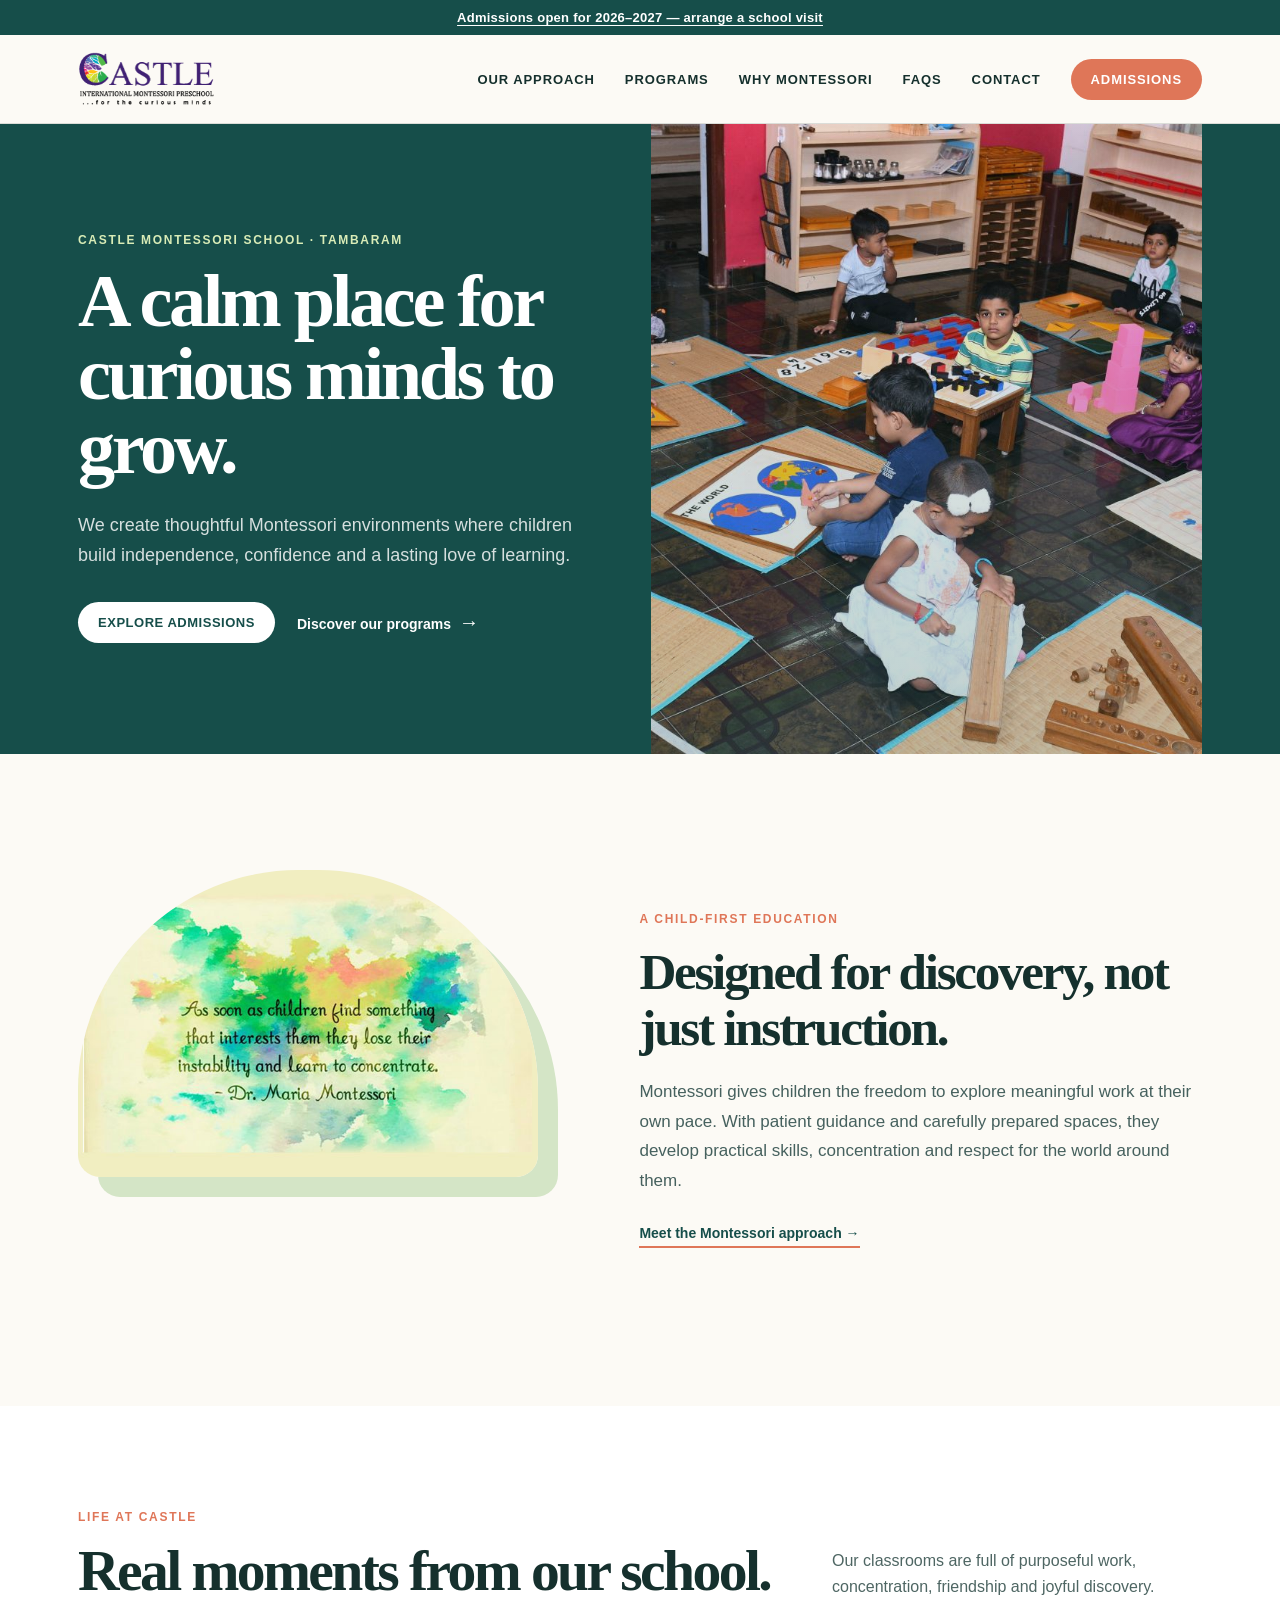
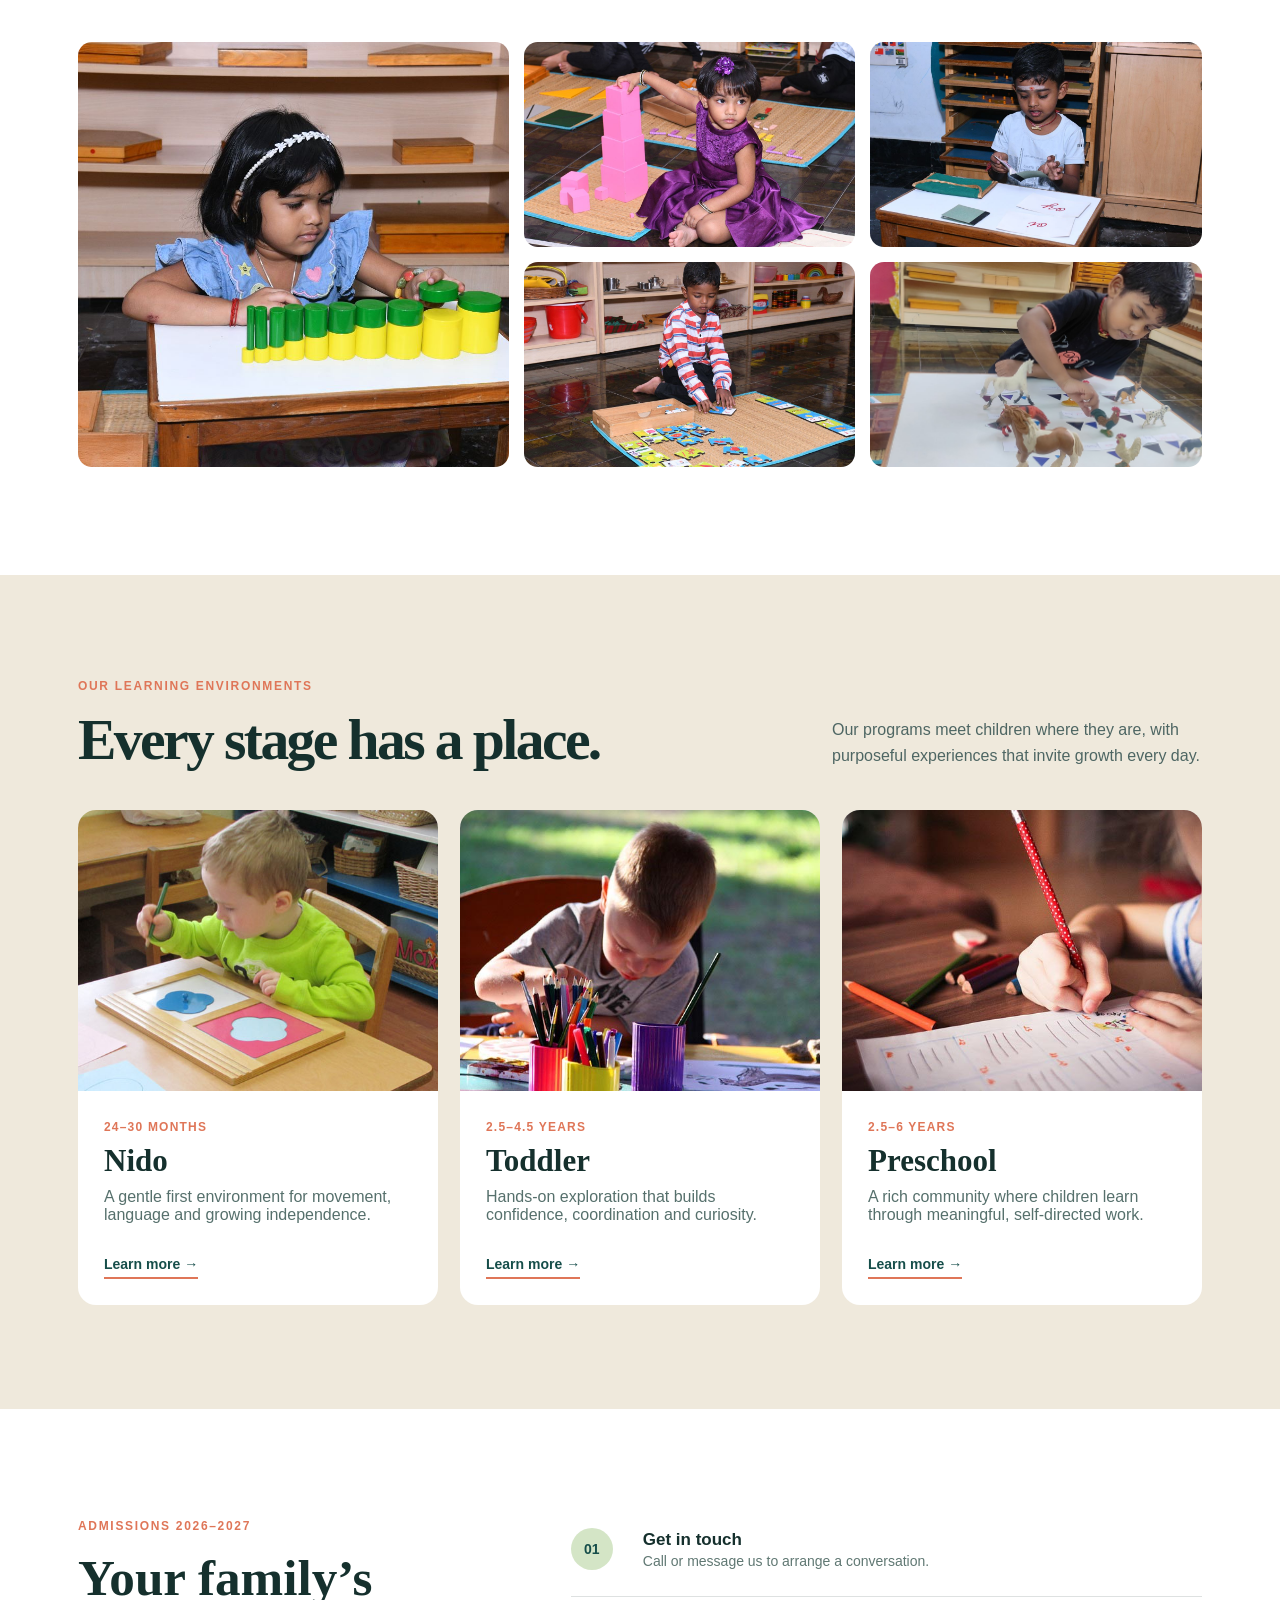
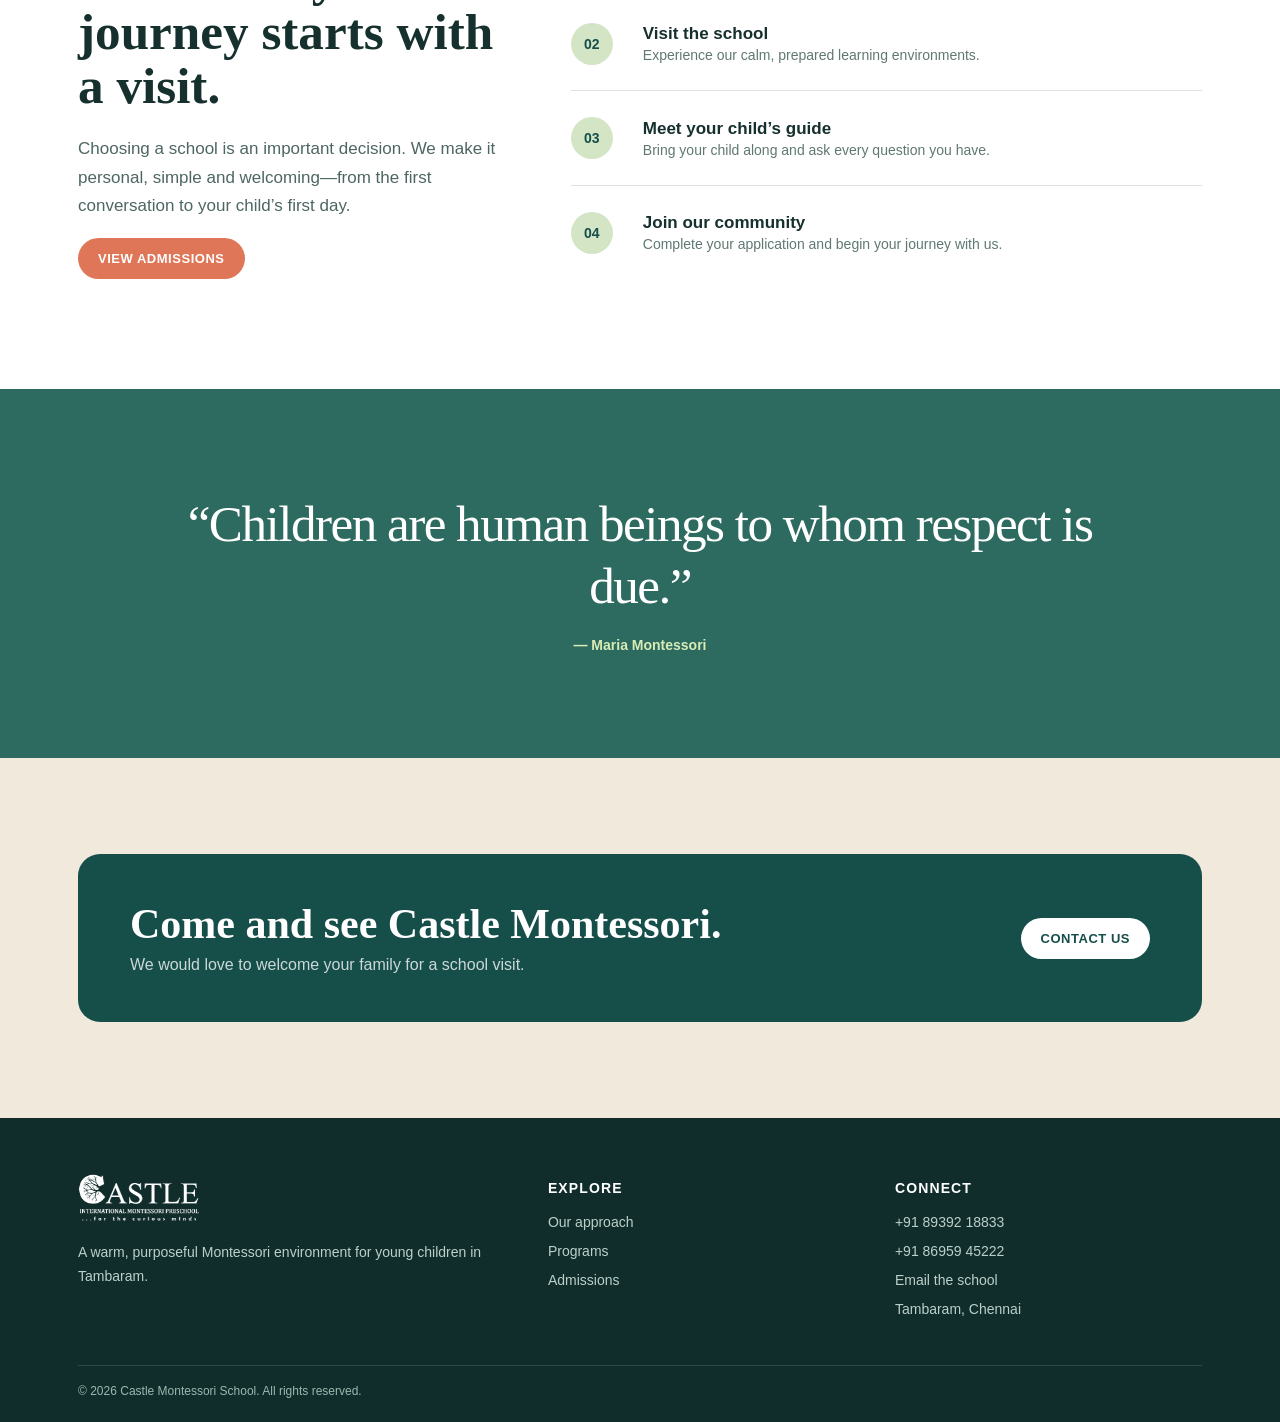
<file: index.html>
<!doctype html>
<html lang="en">
<head>
  <meta charset="utf-8">
  <meta name="viewport" content="width=device-width, initial-scale=1">
  <meta name="description" content="Castle Montessori School in Tambaram offers a warm, child-led early learning environment. Admissions are open for 2026–2027.">
  <title>Castle Montessori School | Child-led learning in Tambaram</title>
  <link rel="preconnect" href="https://fonts.googleapis.com">
  <link rel="stylesheet" href="css/site.css">
</head>
<body>
  <div class="notice"><a href="admission.html">Admissions open for 2026–2027 — arrange a school visit</a></div>
  <header class="site-header">
    <div class="shell header-inner">
      <a class="brand" href="index.html" aria-label="Castle Montessori School home"><img src="images/logo.png" alt="Castle Montessori School"></a>
      <button class="nav-toggle" aria-expanded="false" aria-controls="site-navigation">Menu</button>
      <nav class="site-nav" id="site-navigation">
        <a href="about.html">Our approach</a><a href="programs.html">Programs</a><a href="benefits.html">Why Montessori</a><a href="faqs.html">FAQs</a><a href="contact.html">Contact</a><a class="nav-cta" href="admission.html">Admissions</a>
      </nav>
    </div>
  </header>
  <main>
    <section class="hero">
      <div class="shell hero-grid">
        <div class="hero-copy"><p class="eyebrow">Castle Montessori School · Tambaram</p><h1>A calm place for curious minds to grow.</h1><p class="hero-text">We create thoughtful Montessori environments where children build independence, confidence and a lasting love of learning.</p><div class="hero-actions"><a class="button button-light" href="admission.html">Explore admissions</a><a class="text-link" href="programs.html">Discover our programs <span>→</span></a></div></div>
        <div class="hero-photo"><img src="images/SlideShow/slide1.jpg" alt="A child learning with Montessori materials"></div>
      </div>
    </section>
    <section class="welcome"><div class="shell welcome-grid"><div class="welcome-photo"><img src="images/abtImg1.jpg" alt="A Montessori classroom at Castle Montessori"></div><div class="welcome-copy"><p class="eyebrow" style="color:#df7658">A child-first education</p><h2>Designed for discovery, not just instruction.</h2><p>Montessori gives children the freedom to explore meaningful work at their own pace. With patient guidance and carefully prepared spaces, they develop practical skills, concentration and respect for the world around them.</p><a class="inline-link" href="about.html">Meet the Montessori approach →</a></div></div></section>
    <section class="gallery"><div class="shell"><div class="section-heading"><div><p class="eyebrow" style="color:#df7658">Life at Castle</p><h2>Real moments from our school.</h2></div><p>Our classrooms are full of purposeful work, concentration, friendship and joyful discovery.</p></div><div class="gallery-grid"><figure class="gallery-large"><img src="images/SlideShow/slide2.jpg" alt="Children learning at Castle Montessori School"></figure><figure><img src="images/SlideShow/slide3.jpg" alt="A Montessori learning activity"></figure><figure><img src="images/SlideShow/slide4.jpg" alt="Children working together in the classroom"></figure><figure><img src="images/SlideShow/slide5.jpg" alt="A child exploring Montessori materials"></figure><figure><img src="images/SlideShow/slide6.jpg" alt="A day at Castle Montessori School"></figure></div></div></section>
    <section class="programs"><div class="shell"><div class="section-heading"><div><p class="eyebrow" style="color:#df7658">Our learning environments</p><h2>Every stage has a place.</h2></div><p>Our programs meet children where they are, with purposeful experiences that invite growth every day.</p></div><div class="program-grid"><article class="program-card"><img src="images/img3.jpg" alt="Nido classroom"><div class="program-card-body"><span>24–30 months</span><h3>Nido</h3><p>A gentle first environment for movement, language and growing independence.</p><a class="inline-link" href="programs.html">Learn more →</a></div></article><article class="program-card"><img src="images/img4.jpg" alt="Toddler classroom"><div class="program-card-body"><span>2.5–4.5 years</span><h3>Toddler</h3><p>Hands-on exploration that builds confidence, coordination and curiosity.</p><a class="inline-link" href="programs.html">Learn more →</a></div></article><article class="program-card"><img src="images/img5.jpg" alt="Preschool classroom"><div class="program-card-body"><span>2.5–6 years</span><h3>Preschool</h3><p>A rich community where children learn through meaningful, self-directed work.</p><a class="inline-link" href="programs.html">Learn more →</a></div></article></div></div></section>
    <section class="pathway"><div class="shell pathway-grid"><div class="pathway-copy"><p class="eyebrow" style="color:#df7658">Admissions 2026–2027</p><h2>Your family’s journey starts with a visit.</h2><p>Choosing a school is an important decision. We make it personal, simple and welcoming—from the first conversation to your child’s first day.</p><a class="button" href="admission.html">View admissions</a></div><div class="steps"><div class="step"><div><h3>Get in touch</h3><p>Call or message us to arrange a conversation.</p></div></div><div class="step"><div><h3>Visit the school</h3><p>Experience our calm, prepared learning environments.</p></div></div><div class="step"><div><h3>Meet your child’s guide</h3><p>Bring your child along and ask every question you have.</p></div></div><div class="step"><div><h3>Join our community</h3><p>Complete your application and begin your journey with us.</p></div></div></div></div></section>
    <section class="quote"><div class="shell"><blockquote>“Children are human beings to whom respect is due.”</blockquote><cite>— Maria Montessori</cite></div></section>
    <section class="visit"><div class="shell"><div class="visit-card"><div><h2>Come and see Castle Montessori.</h2><p>We would love to welcome your family for a school visit.</p></div><a class="button button-light" href="contact.html">Contact us</a></div></div></section>
  </main>
  <footer class="site-footer"><div class="shell"><div class="footer-grid"><div class="footer-brand"><img src="images/logo.png" alt="Castle Montessori School"><p>A warm, purposeful Montessori environment for young children in Tambaram.</p></div><div><h3>Explore</h3><a href="about.html">Our approach</a><a href="programs.html">Programs</a><a href="admission.html">Admissions</a></div><div><h3>Connect</h3><a href="tel:+918939218833">+91 89392 18833</a><a href="tel:+918695945222">+91 86959 45222</a><a href="mailto:castlemontessorischool@gmail.com">Email the school</a><a href="contact.html">Tambaram, Chennai</a></div></div><div class="footer-bottom">© <span id="year"></span> Castle Montessori School. All rights reserved.</div></div></footer>
  <script>document.getElementById('year').textContent=new Date().getFullYear();const button=document.querySelector('.nav-toggle'),nav=document.querySelector('.site-nav');button.addEventListener('click',()=>{const open=nav.classList.toggle('open');button.setAttribute('aria-expanded',open);});</script>
</body>
</html>
</file>
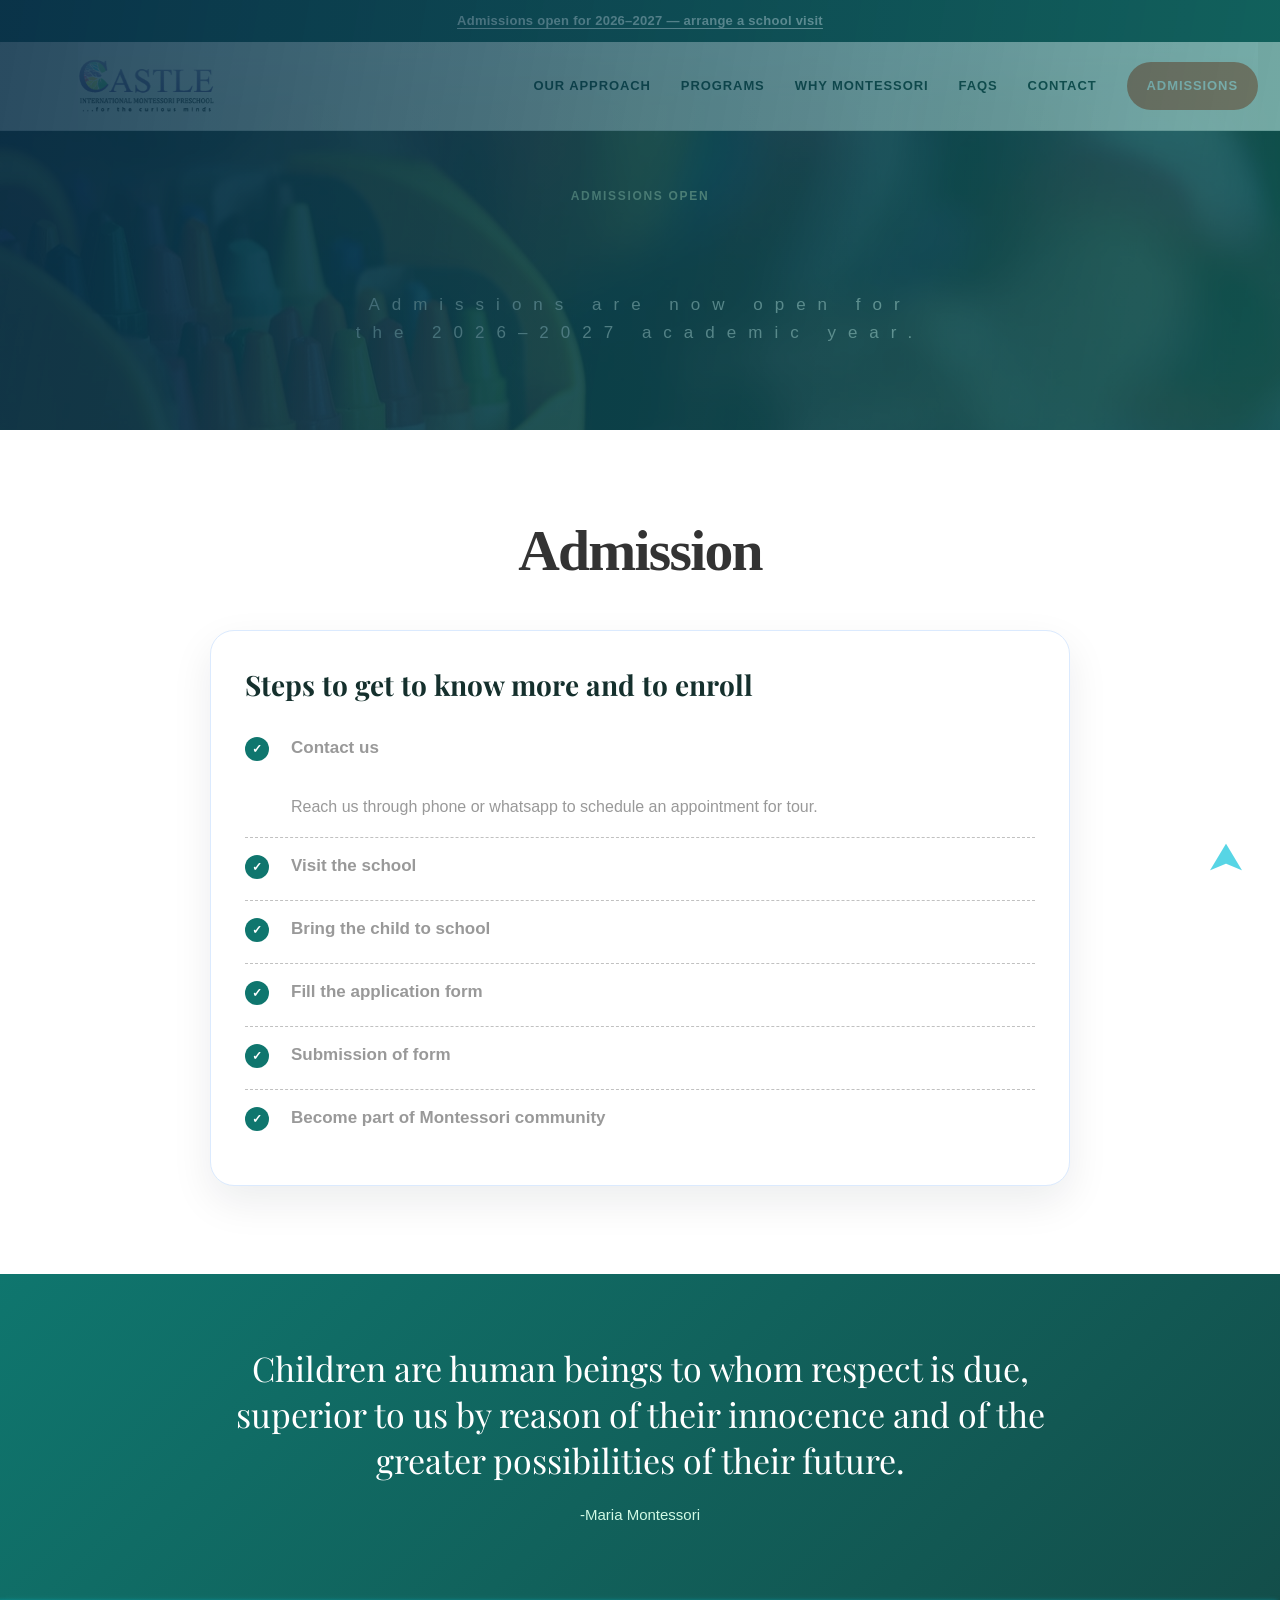
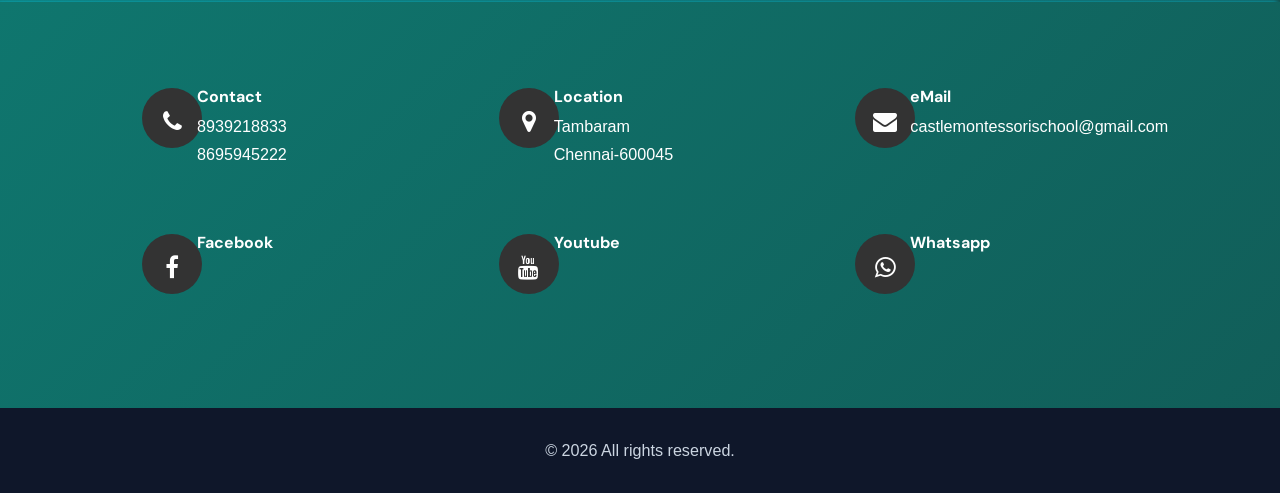
<file: admission.html>
<!DOCTYPE html>
<html lang="en">
<head>
<title>Admissions 2026–2027 | Castle Montessori School</title>
<meta name="description" content="Admissions are open for 2026–2027 at Castle Montessori School. Arrange a visit and begin your child’s Montessori journey.">
<meta name="viewport" content="width=device-width, initial-scale=1">
<meta http-equiv="Content-Type" content="text/html; charset=utf-8" />
<meta name="keywords" content="Learn Kids Responsive web template, Bootstrap Web Templates, Flat Web Templates, Android Compatible web template, 
	SmartPhone Compatible web template, free WebDesigns for Nokia, Samsung, LG, Sony Ericsson, Motorola web design" />
<script type="application/x-javascript"> addEventListener("load", function() { setTimeout(hideURLbar, 0); }, false); function hideURLbar(){ window.scrollTo(0,1); } </script>
<!-- Custom Theme files -->
<link href="css/bootstrap.css" type="text/css" rel="stylesheet" media="all">
<link href="css/style.css" type="text/css" rel="stylesheet" media="all">   
<link href="css/font-awesome.css" rel="stylesheet"> <!-- font-awesome icons -->
<link href="css/modern.css" rel="stylesheet">
<link href="css/site.css" rel="stylesheet">
<!-- //Custom Theme files --> 
<!-- js -->
<script src="js/jquery-2.2.3.min.js"></script>  
<!-- //js -->
<!-- web-fonts -->  
<link href="//fonts.googleapis.com/css?family=Limelight" rel="stylesheet">
<link href="//fonts.googleapis.com/css?family=Open+Sans:300,300i,400,400i,600,600i,700,700i,800,800i" rel="stylesheet">
<link href="https://fonts.googleapis.com/css2?family=DM+Sans:wght@400;500;600;700&family=Playfair+Display:wght@600;700&display=swap" rel="stylesheet">
<!-- //web-fonts -->
</head>
<body> 
	<!-- header -->
	<!--<div class="header-dsplayoutstop">
		<div class="container">  
			<div class="hdr-dspleft navbar-left">
				<p><span class="glyphicon glyphicon-earphone"></span> +91 89392 18833 / +91 86959 45222 </p> 
			</div>
			<div class="preschls-bnr-icons social-icon navbar-right">
				
				<a href="https://www.facebook.com/CastleMontessoriSchool/" class="social-button facebook"><i class="fa fa-facebook"></i></a> 
				<a href="https://api.whatsapp.com/send?phone=+918939218833" class="social-button google"><i class="fa fa-whatsapp"></i></a> 
				 
			</div> 
		</div>
	</div> -->
	<!-- //header -->
	<!-- banner -->
	<div class="slideBanner-banner about-preschlsbnr">
		<div class="bnr-agileinfo"> 
        <div class="tempOlverlay"></div>
			<!-- navigation -->
			<div class="top-nav dsp-agiletop">
				<div class="container">
					<div class="navbar-header dspllogo">
						<button type="button" class="navbar-toggle" data-toggle="collapse" data-target="#bs-example-navbar-collapse-1">
							<span class="sr-only">Toggle navigation</span>
							<span class="icon-bar"></span>
							<span class="icon-bar"></span>
							<span class="icon-bar"></span>
						</button> 
						<h1><a href="index.html"><img src="images/logo.png" alt="Castle Montessori"/></a></h1> 
					</div>
					<div class="social-icon text-right deskPreScBanr" style="display: none;
">
				
				<span style="
"><span class="glyphicon glyphicon-earphone"></span> +91 89392 18833 </span><a href="#" class="social-button facebook"><i class="fa fa-facebook"></i></a> 
				<a href="https://api.whatsapp.com/send?phone=+918939218833" class="social-button google"><i class="fa fa-whatsapp" style="
"></i></a>
			</div><!-- Collect the nav links, forms, and other content for toggling -->
					<div class="collapse navbar-collapse" id="bs-example-navbar-collapse-1">
						<div class="dspmenu navbar-right">
							<ul class="nav navbar">
								<li><a href="index.html">Home</a></li>
								<li><a href="#" class="dropdown-toggle" data-toggle="dropdown" role="button" aria-haspopup="true" aria-expanded="false"><span data-letters="Pages">About</span><span class="caret"></span></a>
									<ul class="dropdown-menu"> 
										<li><a href="about.html">About Montessori</a></li>
										<li><a href="benefits.html">Benefits of Montessori</a></li>
									</ul>
								</li> <li><a href="programs.html">Programs</a></li>
								<li><a href="#" class="dropdown-toggle" data-toggle="dropdown" role="button" aria-haspopup="true" aria-expanded="false"><span data-letters="Pages">Admission</span><span class="caret"></span></a>
									<ul class="dropdown-menu"> 
										<li><a href="admission.html">Admission</a></li>
										<li><a href="faqs.html">FAQs</a></li>
									</ul>
								</li>  
								<li><a href="contact.html">Contact</a></li>
							</ul>
						</div> 
						<div class="clearfix"> </div>  
					</div>
				</div>	
			</div>	
			<!-- //navigation -->
			<div class="banner-dsptext dsplayouts">
				<div class="container">
					<p class="hero-eyebrow">Admissions open</p>
					<h2>Begin your Montessori journey</h2>
					<p class="hero-summary">Admissions are now open for the 2026–2027 academic year.</p>
				</div> 
			</div> 
		</div>
	</div>
	<!-- //banner --> 
	<!-- single -->
	<div class="single about">
		<div class="container">
			<h3 class="preschls-title">Admission</h3>
			<div class="col-md-12 preschls_single_right"> 
				<div class="presch_recent">
					<h4>Steps to get to know more and to enroll</h4>
					<ul>
						<li><a href="#!" class="nolinkTag"><i class="glyphicon glyphicon-ok" aria-hidden="true"></i>Contact us </a><br>Reach us through phone or whatsapp to schedule an appointment for tour.</li>
						<li><a href="#!" class="nolinkTag"><i class="glyphicon glyphicon-ok" aria-hidden="true"></i>Visit the school</a></li>
					<li><a href="#!" class="nolinkTag"><i class="glyphicon glyphicon-ok" aria-hidden="true"></i>Bring the child to school</a></li>
                        <li><a href="#!" class="nolinkTag"><i class="glyphicon glyphicon-ok" aria-hidden="true"></i>Fill the application form</a></li>
                        <li><a href="#!" class="nolinkTag"><i class="glyphicon glyphicon-ok" aria-hidden="true"></i>Submission of form</a></li>	<li><a href="#!" class="nolinkTag"><i class="glyphicon glyphicon-ok" aria-hidden="true"></i>Become part of Montessori community</a></li>				
					</ul>
				</div>
				
			</div>
			<div class="clearfix"> </div>
			
			
			
		</div>
	</div>
	<!-- //single -->  
    <!-- services -->
	<div class="news mariaNews slideBanner-bar"> 
		<div class="container">	 
			<p class="pre-title">Children are human beings to whom respect is due, superior to us by reason of their innocence and of the greater possibilities of their future.</p> 
            <p class="text-right authName">-Maria Montessori</p>
			 			
		</div>	 			
	</div>			
	<!-- //services --> 
	<!-- features -->
	<div class="features about">
		<div class="container">   
			<div class="presch-features-row">
				<div class="col-md-4 features-dspgrid">
					<div class="col-xs-3 features-dsplleft">
						<i class="fa fa-phone" aria-hidden="true"></i>
					</div>
					<div class="col-xs-3 features-dsplright"> 
						<h4>Contact</h4>
						<p>8939218833</p>
						<p>8695945222</p>						
					</div>
					<div class="clearfix"> </div>
				</div>
				<div class="col-md-4 features-dspgrid">
					<a href="https://goo.gl/maps/HuUN2AkiVxJmkLST7" >
					<div class="col-xs-3 features-dsplleft">
						<p><i class="fa fa-map-marker" aria-hidden="true"></i></p>
					</div> </a>
					<div class="col-xs-3 features-dsplright"> 
						<h4>Location</h4>
						<p>Tambaram</p>
						<p>Chennai-600045</p>
					</div> 
					<div class="clearfix"> </div>
				</div>
				<div class="col-md-4 features-dspgrid">
				<a href="mailto:castlemontessorischool@gmail.com">
					<div class="col-xs-3 features-dsplleft">
						<i class="fa fa-envelope" aria-hidden="true"></i>
					</div> </a>
					<div class="col-xs-3 features-dsplright"> 
						<h4>eMail</h4>
						<p><a href="mailto:castlemontessorischool@gmail.com"> castlemontessorischool@gmail.com</a></p>
					</div>
					<div class="clearfix"> </div>
				</div>
				<div class="clearfix"> </div>
				</div>
				<div class="presch-features-row">
				<div class="col-md-4 features-dspgrid">
				<a href="https://www.facebook.com/CastleMontessoriSchool/">
					<div class="col-xs-3 features-dsplleft">
						<i class="fa fa-facebook-f" aria-hidden="true"></i>
					</div> </a>
					<div class="col-xs-3 features-dsplright"> 
						<h4>Facebook</h4>
					</div>
					<div class="clearfix"> </div>
				</div>
				<div class="col-md-4 features-dspgrid">
				<a href="https://www.youtube.com/channel/UCvZ3NjNaHQ6M0TaubmCcyLw">
					<div class="col-xs-3 features-dsplleft">
						<i class="fa fa-youtube" aria-hidden="true"></i>
					</div> </a>
					<div class="col-xs-3 features-dsplright"> 
						<h4>Youtube</h4>
					</div>
					<div class="clearfix"> </div>
				</div>
				<div class="col-md-4 features-dspgrid">
				<a href="https://api.whatsapp.com/send?phone=+918939218833">
					<div class="col-xs-3 features-dsplleft">
						<i class="fa fa-whatsapp" aria-hidden="true"></i>
					</div> </a>
					<div class="col-xs-3 features-dsplright"> 
						<h4>Whatsapp</h4>
					</div>
					<div class="clearfix"> </div>
				</div>
				<div class="clearfix"> </div>
				</div>
		</div>
	</div>
	<!-- //features -->
	<!-- footer -->
	<!--<div class="footer dsplayouts">
		<div class="container">
			<div class="footer-agileinfo">
				<div class="col-md-3 col-sm-6 footer-grid">
					<h3>Useful Info</h3>
					<p>Admission open for 2021-2022 contact us.</p> 
				</div> 
				<div class="col-md-3 col-sm-6 footer-grid footer-tags">
					<h3>Navigation</h3>
					<ul>
						<li><a href="index.html"><i class="fa fa-angle-right"></i> Home</a></li>
						<li><a href="about.html"><i class="fa fa-angle-right"></i> About</a></li> 
						<li><a href="programs.html"><i class="fa fa-angle-right"></i>Programs</a></li>
                        <li><a href="admission.html"><i class="fa fa-angle-right"></i>Admission</a></li>
						<li><a href="contact.html"><i class="fa fa-angle-right"></i> Contact Us</a></li>
					</ul>
				</div>
				<div class="col-md-4 col-sm-6 footer-grid footer-review">
					<h3>Newsletter</h3>
					<p>Send your Email ID for recent updates.</p> 
					<form method="post" name="feedbackform" action="subscribe.php">
						<input type="email" name="subscribeEmail" placeholder="Your Email" required>
						<input type="submit" value="Subscribe"> 
						<div class="clearfix"> </div>
					</form>  
				</div>
				<div class="col-md-2 col-sm-6 footer-grid dspsocial">
					<h3>Media</h3>
					<ul>
						
						<li><a href="#"><i class="fa fa-facebook"></i>Facebook</a></li>
						<li><a href="https://api.whatsapp.com/send?phone=+918939218833"><i class="fa fa-whatsapp"></i>Whatsapp</a></li>
						
					</ul>
				</div>
				<div class="clearfix"> </div>
			</div> 
		</div>
	</div> -->
	<div class="copy-right presch"> 
		<div class="container">
			<p>© <script type="text/javascript">document.write(new Date().getFullYear());</script>  All rights reserved. </p>
		</div>
	</div>  
	<!-- //footer -->
	<!-- modal-about -->
	<div class="modal bnr-modal fade" id="myModal" tabindex="-1" role="dialog">
		<div class="modal-dialog" role="document">
			<div class="modal-content">
				<div class="modal-header">
					<button type="button" class="close" data-dismiss="modal" aria-label="Close"><span aria-hidden="true">&times;</span></button>						
				</div> 
				<div class="modal-body modal-spa">
					<img src="images/img2.jpg" class="img-responsive" alt=""/>
					<h4>Cras rutrum iaculis enim</h4>
					<p>Lorem ipsum dolor sit amet, consectetur adipiscing elit. Cras rutrum iaculis enim, non convallis felis mattis at. Donec fringilla lacus eu pretium rutrum. Cras aliquet congue ullamcorper. Etiam mattis eros eu ullamcorper volutpat. Proin ut dui a urna efficitur varius miet congue consectetur adipiscing. <br>Uisque molestie cursus miet congue consectetur adipiscing elit cras rutrum iaculis enim, Lorem ipsum dolor sit amet, non convallis felis mattis at. Maecenas sodales tortor ac ligula ultrices dictum et quis urna. Etiam pulvinar metus neque, eget porttitor massa vulputate in. Fusce lacus purus, pulvinar ut lacinia id, sagittis eu mi. Vestibulum eleifend massa sem, eget dapibus turpis efficitur at. </p>
				</div> 
			</div>
		</div>
	</div>
	<!-- //modal-about -->     
	<!-- start-smooth-scrolling -->
	<script src="js/SmoothScroll.min.js"></script> 
	<script type="text/javascript" src="js/move-top.js"></script>
	<script type="text/javascript" src="js/easing.js"></script>	
	<script type="text/javascript">
			jQuery(document).ready(function($) {
				$(".scroll").click(function(event){		
					event.preventDefault();
			
			$('html,body').animate({scrollTop:$(this.hash).offset().top},1000);
				});
			});
	</script>
	<!-- //end-smooth-scrolling -->	
	<!-- smooth-scrolling-of-move-up -->
	<script type="text/javascript">
		$(document).ready(function() {
			/*
			var defaults = {
				containerID: 'toTop', // fading element id
				containerHoverID: 'toTopHover', // fading element hover id
				scrollSpeed: 1200,
				easingType: 'linear' 
			};
			*/
			
			$().UItoTop({ easingType: 'easeOutQuart' });
			
		});
	</script>
	<!-- //smooth-scrolling-of-move-up -->   
	<!-- Bootstrap core JavaScript
    ================================================== -->
    <!-- Placed at the end of the document so the pages load faster -->
    <script src="js/bootstrap.js"></script>
    <script src="js/site-shell.js"></script>
</body>
</html>
</file>
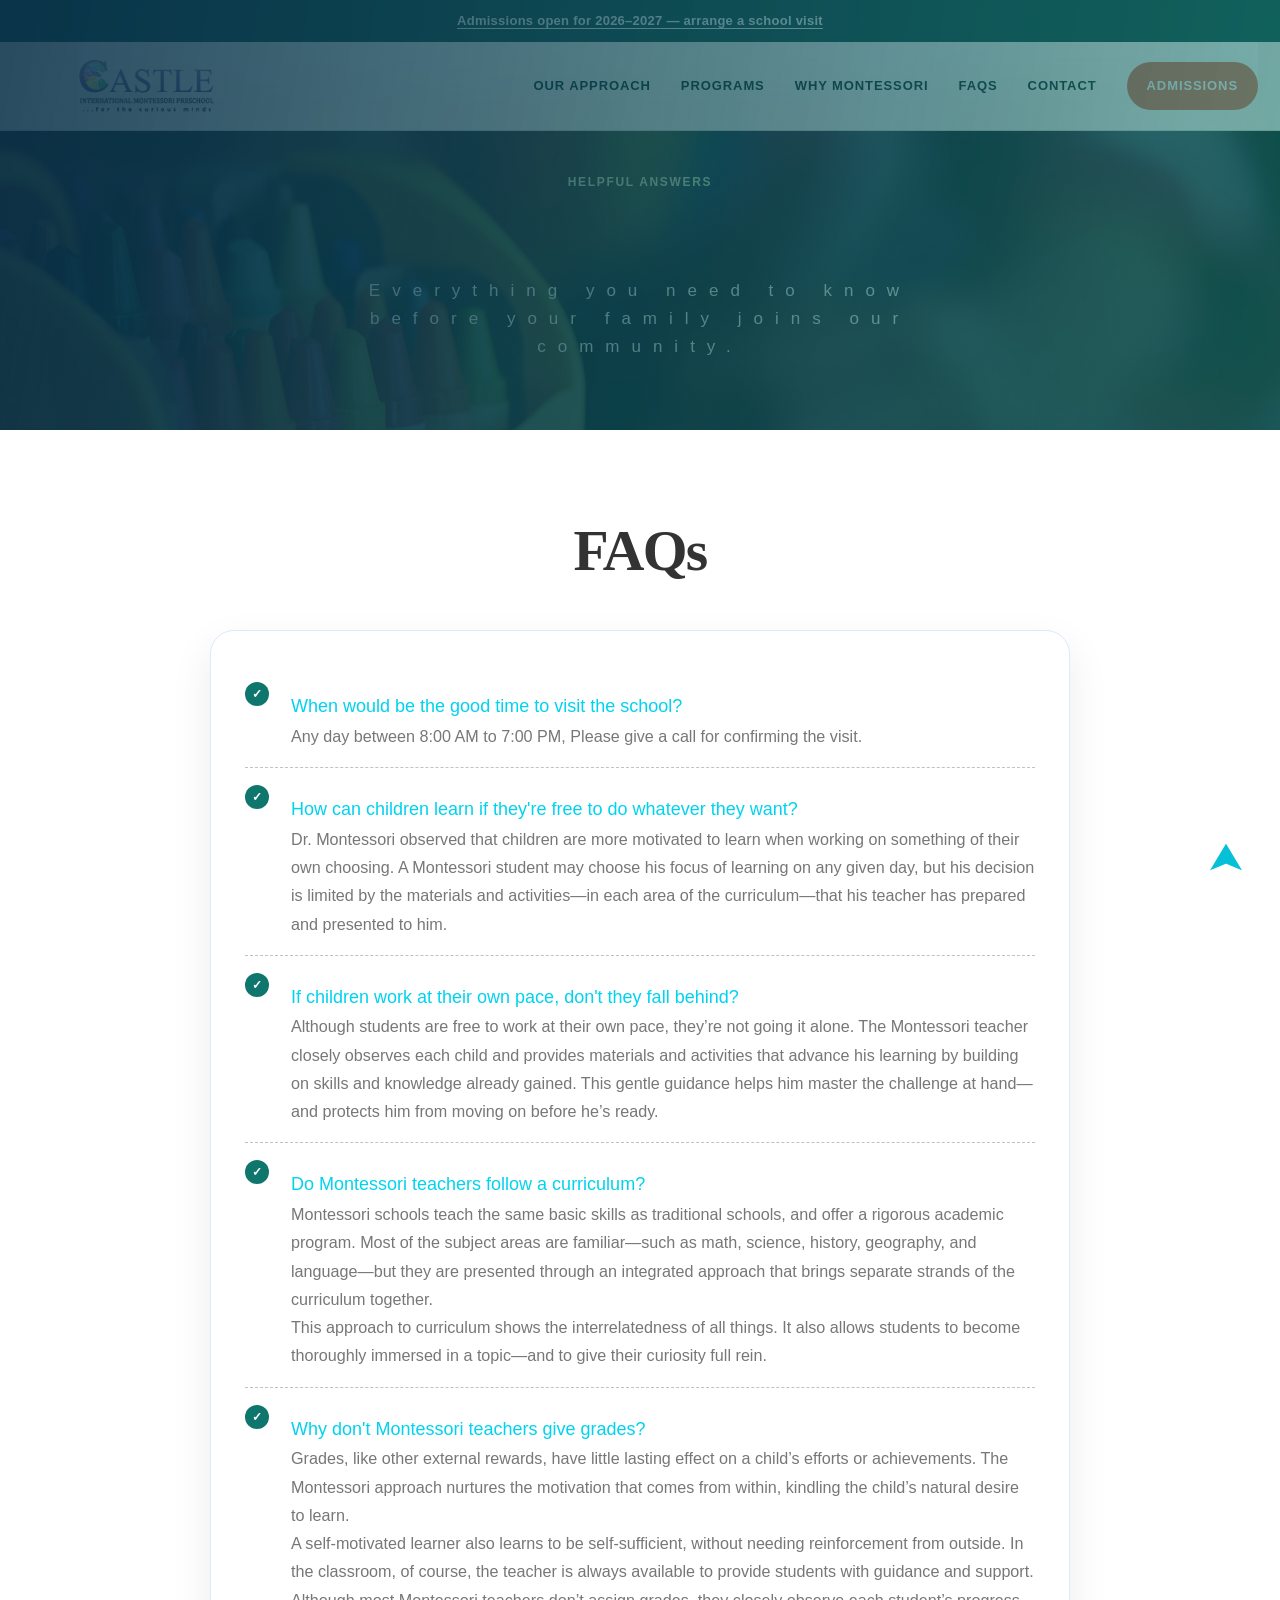
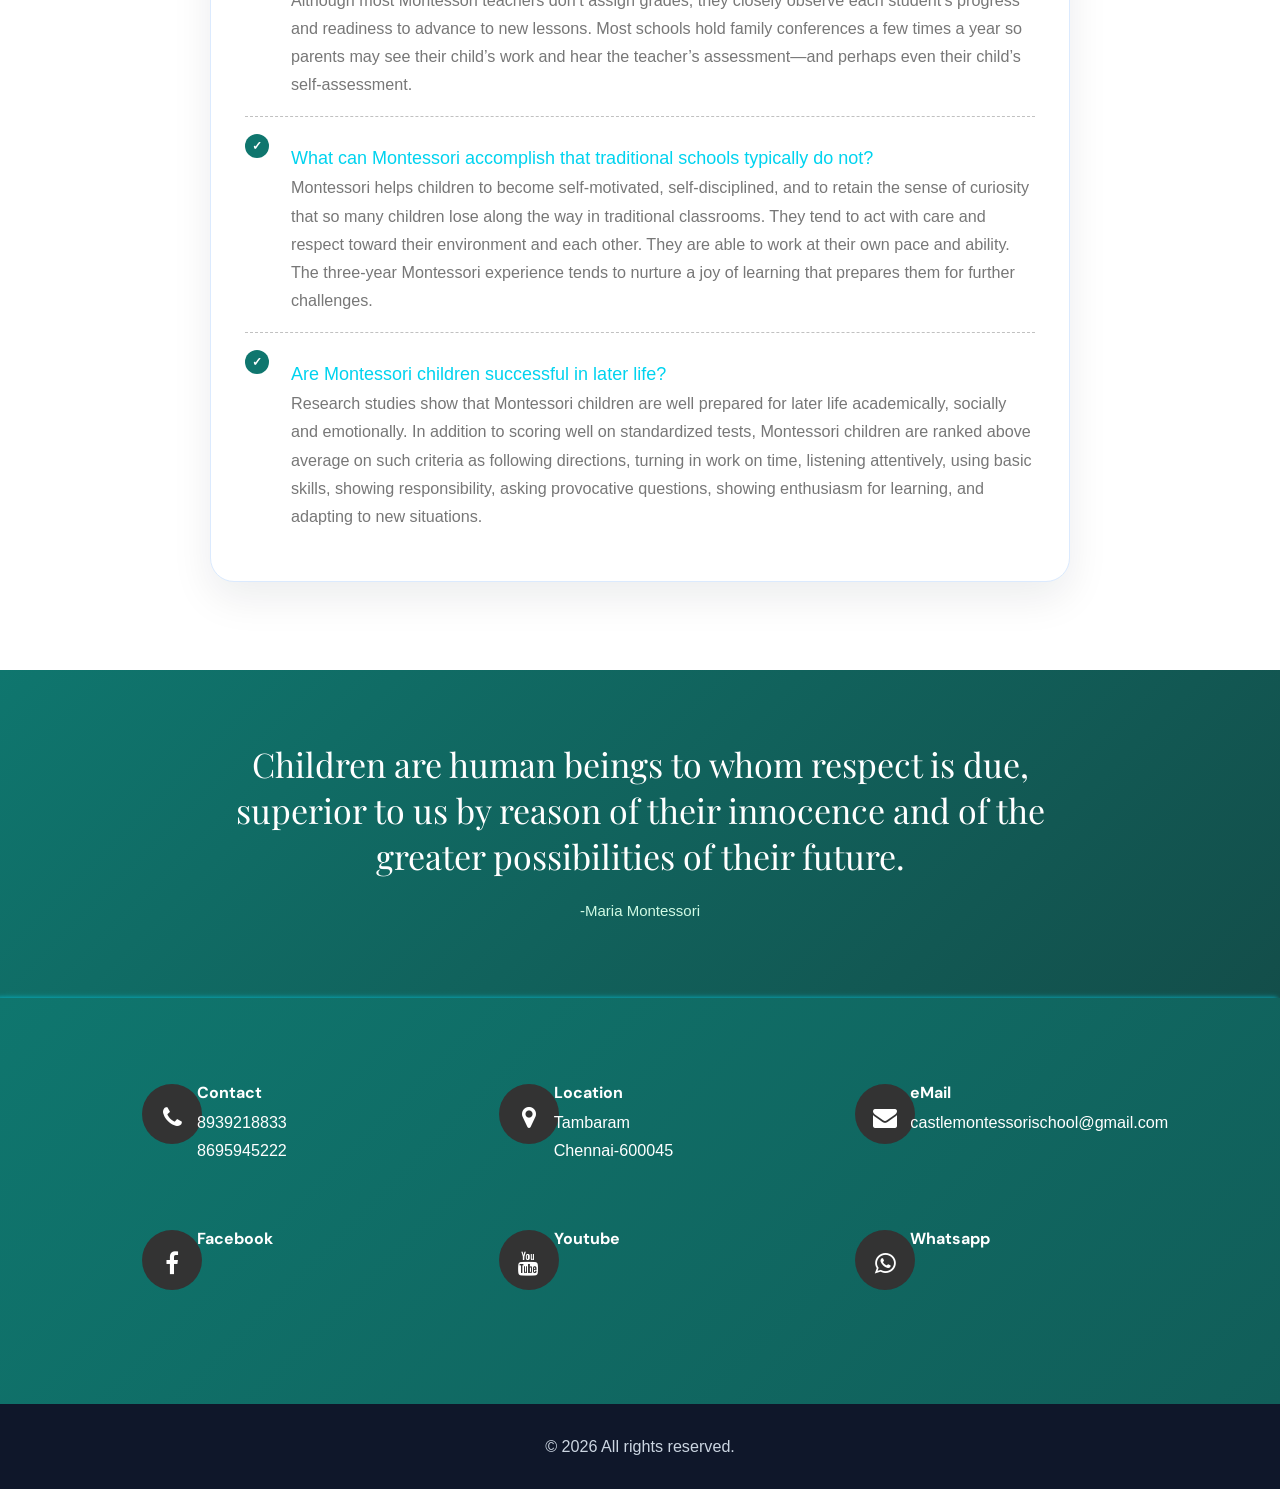
<file: faqs.html>
<!DOCTYPE html>
<html lang="en">
<head>
<title>Frequently Asked Questions | Castle Montessori School</title>
<meta name="description" content="Answers to common questions about Castle Montessori School, our programs and admissions.">
<meta name="viewport" content="width=device-width, initial-scale=1">
<meta http-equiv="Content-Type" content="text/html; charset=utf-8" />
<meta name="keywords" content="Learn Kids Responsive web template, Bootstrap Web Templates, Flat Web Templates, Android Compatible web template, 
	SmartPhone Compatible web template, free WebDesigns for Nokia, Samsung, LG, Sony Ericsson, Motorola web design" />
<script type="application/x-javascript"> addEventListener("load", function() { setTimeout(hideURLbar, 0); }, false); function hideURLbar(){ window.scrollTo(0,1); } </script>
<!-- Custom Theme files -->
<link href="css/bootstrap.css" type="text/css" rel="stylesheet" media="all">
<link href="css/style.css" type="text/css" rel="stylesheet" media="all">   
<link href="css/font-awesome.css" rel="stylesheet"> <!-- font-awesome icons -->
<link href="css/modern.css" rel="stylesheet">
<link href="css/site.css" rel="stylesheet">
<!-- //Custom Theme files --> 
<!-- js -->
<script src="js/jquery-2.2.3.min.js"></script>  
<!-- //js -->
<!-- web-fonts -->  
<link href="//fonts.googleapis.com/css?family=Limelight" rel="stylesheet">
<link href="//fonts.googleapis.com/css?family=Open+Sans:300,300i,400,400i,600,600i,700,700i,800,800i" rel="stylesheet">
<link href="https://fonts.googleapis.com/css2?family=DM+Sans:wght@400;500;600;700&family=Playfair+Display:wght@600;700&display=swap" rel="stylesheet">
<!-- //web-fonts -->
</head>
<body> 
	<!-- header -->
	<!-- <div class="header-dsplayoutstop">
		<div class="container">  
			<div class="hdr-dspleft navbar-left">
				<p><span class="glyphicon glyphicon-earphone"></span> +91 89392 18833 / +91 86959 45222 </p> 
			</div>
			<div class="preschls-bnr-icons social-icon navbar-right">
				
				<a href="https://www.facebook.com/CastleMontessoriSchool/" class="social-button facebook"><i class="fa fa-facebook"></i></a> 
				<a href="https://api.whatsapp.com/send?phone=+918939218833" class="social-button google"><i class="fa fa-whatsapp"></i></a> 
				 
			</div> 
		</div>
	</div> -->
	<!-- //header -->
	<!-- banner -->
	<div class="slideBanner-banner about-preschlsbnr">
		<div class="bnr-agileinfo">
        <div class="tempOlverlay"></div> 
			<!-- navigation -->
			<div class="top-nav dsp-agiletop">
				<div class="container">
					<div class="navbar-header dspllogo">
						<button type="button" class="navbar-toggle" data-toggle="collapse" data-target="#bs-example-navbar-collapse-1">
							<span class="sr-only">Toggle navigation</span>
							<span class="icon-bar"></span>
							<span class="icon-bar"></span>
							<span class="icon-bar"></span>
						</button> 
						<h1><a href="index.html"><img src="images/logo.png" alt="Castle Montessori"/></a></h1> 
					</div>
					<div class="social-icon text-right deskPreScBanr" style="display: none;
">
				
				<span style="
"><span class="glyphicon glyphicon-earphone"></span> +91 89392 18833 </span><a href="#" class="social-button facebook"><i class="fa fa-facebook"></i></a> 
				<a href="https://api.whatsapp.com/send?phone=+918939218833" class="social-button google"><i class="fa fa-whatsapp" style="
"></i></a>
			</div><!-- Collect the nav links, forms, and other content for toggling -->
					<div class="collapse navbar-collapse" id="bs-example-navbar-collapse-1">
						<div class="dspmenu navbar-right">
							<ul class="nav navbar">
								<li><a href="index.html">Home</a></li>
								<li><a href="#" class="dropdown-toggle" data-toggle="dropdown" role="button" aria-haspopup="true" aria-expanded="false"><span data-letters="Pages">About</span><span class="caret"></span></a>
									<ul class="dropdown-menu"> 
										<li><a href="about.html">About Montessori</a></li>
										<li><a href="benefits.html">Benefits of Montessori</a></li>
									</ul>
								</li> <li><a href="programs.html">Programs</a></li>
								<li><a href="#" class="dropdown-toggle" data-toggle="dropdown" role="button" aria-haspopup="true" aria-expanded="false"><span data-letters="Pages">Admission</span><span class="caret"></span></a>
									<ul class="dropdown-menu"> 
										<li><a href="admission.html">Admission</a></li>
										<li><a href="faqs.html">FAQs</a></li>
									</ul>
								</li>  
								<li><a href="contact.html">Contact</a></li>
							</ul>
						</div> 
						<div class="clearfix"> </div>  
					</div>
				</div>	
			</div>	
			<!-- //navigation -->
			<div class="banner-dsptext dsplayouts">
				<div class="container">
					<p class="hero-eyebrow">Helpful answers</p>
					<h2>Frequently asked questions</h2>
					<p class="hero-summary">Everything you need to know before your family joins our community.</p>
				</div> 
			</div> 
		</div>
	</div>
	<!-- //banner --> 
	<!-- single -->
	<div class="single about">
		<div class="container">
			<h3 class="preschls-title">FAQs</h3>
			<div class="col-md-12 preschls_single_right"> 
				<div class="presch_recent faqLists">
					<ul class="faqList">
						<li><span>When would be the good time to visit the school?</span><p>Any day between 8:00 AM to 7:00 PM, Please give a call for confirming the visit.</p></li>
						<li><span>How can children learn if they're free to do whatever they want?</span>
                        <p>Dr. Montessori observed that children are more motivated to learn when working on something of their own choosing. A Montessori student may choose his focus of learning on any given day, but his decision is limited by the materials and activities—in each area of the curriculum—that his teacher has prepared and presented to him.</p></li>
					
						<li><span>If children work at their own pace, don't they fall behind?</span><p>Although students are free to work at their own pace, they’re not going it alone. The Montessori teacher closely observes each child and provides materials and activities that advance his learning by building on skills and knowledge already gained. This gentle guidance helps him master the challenge at hand—and protects him from moving on before he’s ready.</p></li>
                        <li><span>Do Montessori teachers follow a curriculum?</span><p>Montessori schools teach the same basic skills as traditional schools, and offer a rigorous academic program. Most of the subject areas are familiar—such as math, science, history, geography, and language—but they are presented through an integrated approach that brings separate strands of the curriculum together. </p>
                        <p>This approach to curriculum shows the interrelatedness of all things. It also allows students to become thoroughly immersed in a topic—and to give their curiosity full rein. </p></li>
                        <li><span>Why don't Montessori teachers give grades?</span><p>Grades, like other external rewards, have little lasting effect on a child’s efforts or achievements. The Montessori approach nurtures the motivation that comes from within, kindling the child’s natural desire to learn.</p>
                        <p>A self-motivated learner also learns to be self-sufficient, without needing reinforcement from outside. In the classroom, of course, the teacher is always available to provide students with guidance and support.</p>
                        <p>Although most Montessori teachers don’t assign grades, they closely observe each student’s progress and readiness to advance to new lessons. Most schools hold family conferences a few times a year so parents may see their child’s work and hear the teacher’s assessment—and perhaps even their child’s self-assessment. </p></li>
                        <li><span>What can Montessori accomplish that traditional schools typically do not?</span><p>Montessori helps children to become self-motivated, self-disciplined, and to retain the sense of curiosity that so many children lose along the way in traditional classrooms. They tend to act with care and respect toward their environment and each other. They are able to work at their own pace and ability. The three-year Montessori experience tends to nurture a joy of learning that prepares them for further challenges.</p></li>
                        <li><span>Are Montessori children successful in later life?</span><p>Research studies show that Montessori children are well prepared for later life academically, socially and emotionally. In addition to scoring well on standardized tests, Montessori children are ranked above average on such criteria as following directions, turning in work on time, listening attentively, using basic skills, showing responsibility, asking provocative questions, showing enthusiasm for learning, and adapting to new situations.</p></li>						
					</ul>
				</div>
				
			</div>
			<div class="clearfix"> </div>
			
			
			
		</div>
	</div>
	<!-- //single -->  
    <!-- services -->
	<div class="news mariaNews slideBanner-bar"> 
		<div class="container">	 
			<p class="pre-title">Children are human beings to whom respect is due, superior to us by reason of their innocence and of the greater possibilities of their future.</p> 
            <p class="text-right authName">-Maria Montessori</p>
			 			
		</div>	 			
	</div>			
	<!-- //services --> 
	<!-- features -->
	<div class="features about">
		<div class="container">   
			<div class="presch-features-row">
				<div class="col-md-4 features-dspgrid">
					<div class="col-xs-3 features-dsplleft">
						<i class="fa fa-phone" aria-hidden="true"></i>
					</div>
					<div class="col-xs-3 features-dsplright"> 
						<h4>Contact</h4>
						<p>8939218833</p>
						<p>8695945222</p>						
					</div>
					<div class="clearfix"> </div>
				</div>
				<div class="col-md-4 features-dspgrid">
					<a href="https://goo.gl/maps/HuUN2AkiVxJmkLST7" >
					<div class="col-xs-3 features-dsplleft">
						<p><i class="fa fa-map-marker" aria-hidden="true"></i></p>
					</div> </a>
					<div class="col-xs-3 features-dsplright"> 
						<h4>Location</h4>
						<p>Tambaram</p>
						<p>Chennai-600045</p>
					</div> 
					<div class="clearfix"> </div>
				</div>
				<div class="col-md-4 features-dspgrid">
				<a href="mailto:castlemontessorischool@gmail.com">
					<div class="col-xs-3 features-dsplleft">
						<i class="fa fa-envelope" aria-hidden="true"></i>
					</div> </a>
					<div class="col-xs-3 features-dsplright"> 
						<h4>eMail</h4>
						<p><a href="mailto:castlemontessorischool@gmail.com"> castlemontessorischool@gmail.com</a></p>
					</div>
					<div class="clearfix"> </div>
				</div>
				<div class="clearfix"> </div>
				</div>
				<div class="presch-features-row">
				<div class="col-md-4 features-dspgrid">
				<a href="https://www.facebook.com/CastleMontessoriSchool/">
					<div class="col-xs-3 features-dsplleft">
						<i class="fa fa-facebook-f" aria-hidden="true"></i>
					</div> </a>
					<div class="col-xs-3 features-dsplright"> 
						<h4>Facebook</h4>
					</div>
					<div class="clearfix"> </div>
				</div>
				<div class="col-md-4 features-dspgrid">
				<a href="https://www.youtube.com/channel/UCvZ3NjNaHQ6M0TaubmCcyLw">
					<div class="col-xs-3 features-dsplleft">
						<i class="fa fa-youtube" aria-hidden="true"></i>
					</div> </a>
					<div class="col-xs-3 features-dsplright"> 
						<h4>Youtube</h4>
					</div>
					<div class="clearfix"> </div>
				</div>
				<div class="col-md-4 features-dspgrid">
				<a href="https://api.whatsapp.com/send?phone=+918939218833">
					<div class="col-xs-3 features-dsplleft">
						<i class="fa fa-whatsapp" aria-hidden="true"></i>
					</div> </a>
					<div class="col-xs-3 features-dsplright"> 
						<h4>Whatsapp</h4>
					</div>
					<div class="clearfix"> </div>
				</div>
				<div class="clearfix"> </div>
				</div>
		</div>
	</div>
	<!-- //features -->
	<!-- footer -->
	<!--<div class="footer dsplayouts">
		<div class="container">
			<div class="footer-agileinfo">
				<div class="col-md-3 col-sm-6 footer-grid">
					<h3>Useful Info</h3>
					<p>Admission open for 2021-2022 contact us.</p> 
				</div> 
				<div class="col-md-3 col-sm-6 footer-grid footer-tags">
					<h3>Navigation</h3>
					<ul>
						<li><a href="index.html"><i class="fa fa-angle-right"></i> Home</a></li>
						<li><a href="about.html"><i class="fa fa-angle-right"></i> About</a></li> 
						<li><a href="programs.html"><i class="fa fa-angle-right"></i>Programs</a></li>
                        <li><a href="admission.html"><i class="fa fa-angle-right"></i>Admission</a></li>
						<li><a href="contact.html"><i class="fa fa-angle-right"></i> Contact Us</a></li>
					</ul>
				</div>
				<div class="col-md-4 col-sm-6 footer-grid footer-review">
					<h3>Newsletter</h3>
					<p>Send your Email ID for recent updates.</p> 
					<form method="post" name="feedbackform" action="subscribe.php">
						<input type="email" name="subscribeEmail" placeholder="Your Email" required>
						<input type="submit" value="Subscribe"> 
						<div class="clearfix"> </div>
					</form>
				</div>
				<div class="col-md-2 col-sm-6 footer-grid dspsocial">
					<h3>Media</h3>
					<ul>
						
						<li><a href="#"><i class="fa fa-facebook"></i>Facebook</a></li>
						<li><a href="https://api.whatsapp.com/send?phone=+918939218833"><i class="fa fa-whatsapp"></i>Whatsapp</a></li>
						
					</ul>
				</div>
				<div class="clearfix"> </div>
			</div> 
		</div>
	</div> -->
	<div class="copy-right presch"> 
		<div class="container">
			<p>© <script type="text/javascript">document.write(new Date().getFullYear());</script>  All rights reserved. </p>
		</div>
	</div>  
	<!-- //footer -->
	<!-- modal-about -->
	<div class="modal bnr-modal fade" id="myModal" tabindex="-1" role="dialog">
		<div class="modal-dialog" role="document">
			<div class="modal-content">
				<div class="modal-header">
					<button type="button" class="close" data-dismiss="modal" aria-label="Close"><span aria-hidden="true">&times;</span></button>						
				</div> 
				<div class="modal-body modal-spa">
					<img src="images/img2.jpg" class="img-responsive" alt=""/>
					<h4>Cras rutrum iaculis enim</h4>
					<p>Lorem ipsum dolor sit amet, consectetur adipiscing elit. Cras rutrum iaculis enim, non convallis felis mattis at. Donec fringilla lacus eu pretium rutrum. Cras aliquet congue ullamcorper. Etiam mattis eros eu ullamcorper volutpat. Proin ut dui a urna efficitur varius miet congue consectetur adipiscing. <br>Uisque molestie cursus miet congue consectetur adipiscing elit cras rutrum iaculis enim, Lorem ipsum dolor sit amet, non convallis felis mattis at. Maecenas sodales tortor ac ligula ultrices dictum et quis urna. Etiam pulvinar metus neque, eget porttitor massa vulputate in. Fusce lacus purus, pulvinar ut lacinia id, sagittis eu mi. Vestibulum eleifend massa sem, eget dapibus turpis efficitur at. </p>
				</div> 
			</div>
		</div>
	</div>
	<!-- //modal-about -->     
	<!-- start-smooth-scrolling -->
	<script src="js/SmoothScroll.min.js"></script> 
	<script type="text/javascript" src="js/move-top.js"></script>
	<script type="text/javascript" src="js/easing.js"></script>	
	<script type="text/javascript">
			jQuery(document).ready(function($) {
				$(".scroll").click(function(event){		
					event.preventDefault();
			
			$('html,body').animate({scrollTop:$(this.hash).offset().top},1000);
				});
			});
	</script>
	<!-- //end-smooth-scrolling -->	
	<!-- smooth-scrolling-of-move-up -->
	<script type="text/javascript">
		$(document).ready(function() {
			/*
			var defaults = {
				containerID: 'toTop', // fading element id
				containerHoverID: 'toTopHover', // fading element hover id
				scrollSpeed: 1200,
				easingType: 'linear' 
			};
			*/
			
			$().UItoTop({ easingType: 'easeOutQuart' });
			
		});
	</script>
	<!-- //smooth-scrolling-of-move-up -->   
	<!-- Bootstrap core JavaScript
    ================================================== -->
    <!-- Placed at the end of the document so the pages load faster -->
    <script src="js/bootstrap.js"></script>
    <script src="js/site-shell.js"></script>
</body>
</html>
</file>
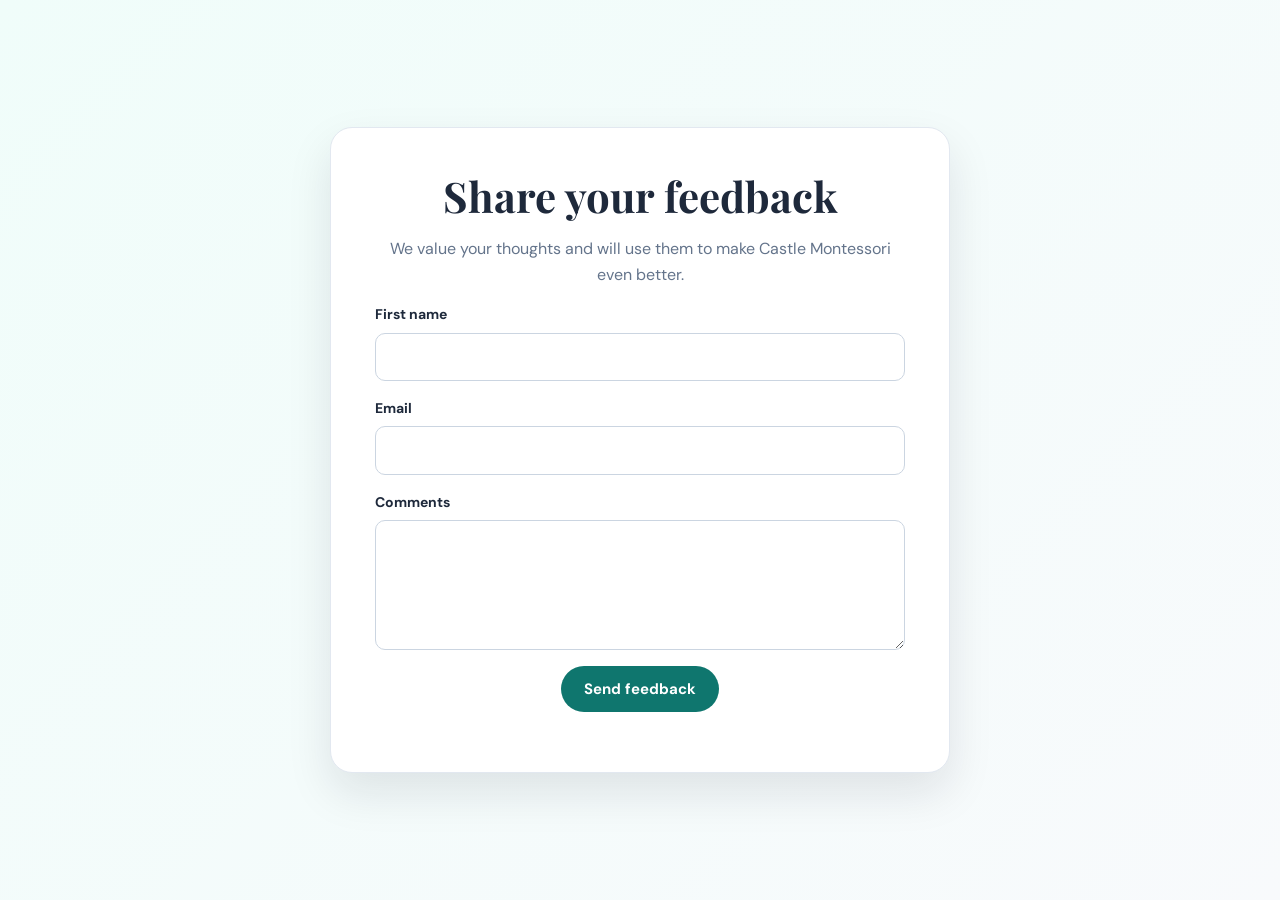
<file: feedback_form.html>
<!doctype html>
<html lang="en">
<head>
  <meta charset="utf-8">
  <meta name="viewport" content="width=device-width, initial-scale=1">
  <title>Feedback | Castle Montessori School</title>
  <link href="css/utility.css" rel="stylesheet">
</head>
<body>
  <main class="utility-card">
    <h1>Share your feedback</h1>
    <p>We value your thoughts and will use them to make Castle Montessori even better.</p>
    <form method="post" action="send_mail.php">
      <p><label>First name<input type="text" name="first_name" required></label></p>
      <p><label>Email<input type="email" name="email_address" required></label></p>
      <p><label>Comments<textarea name="comments" maxlength="500" required></textarea></label></p>
      <p><button type="submit">Send feedback</button></p>
    </form>
  </main>
</body>
</html>
</file>
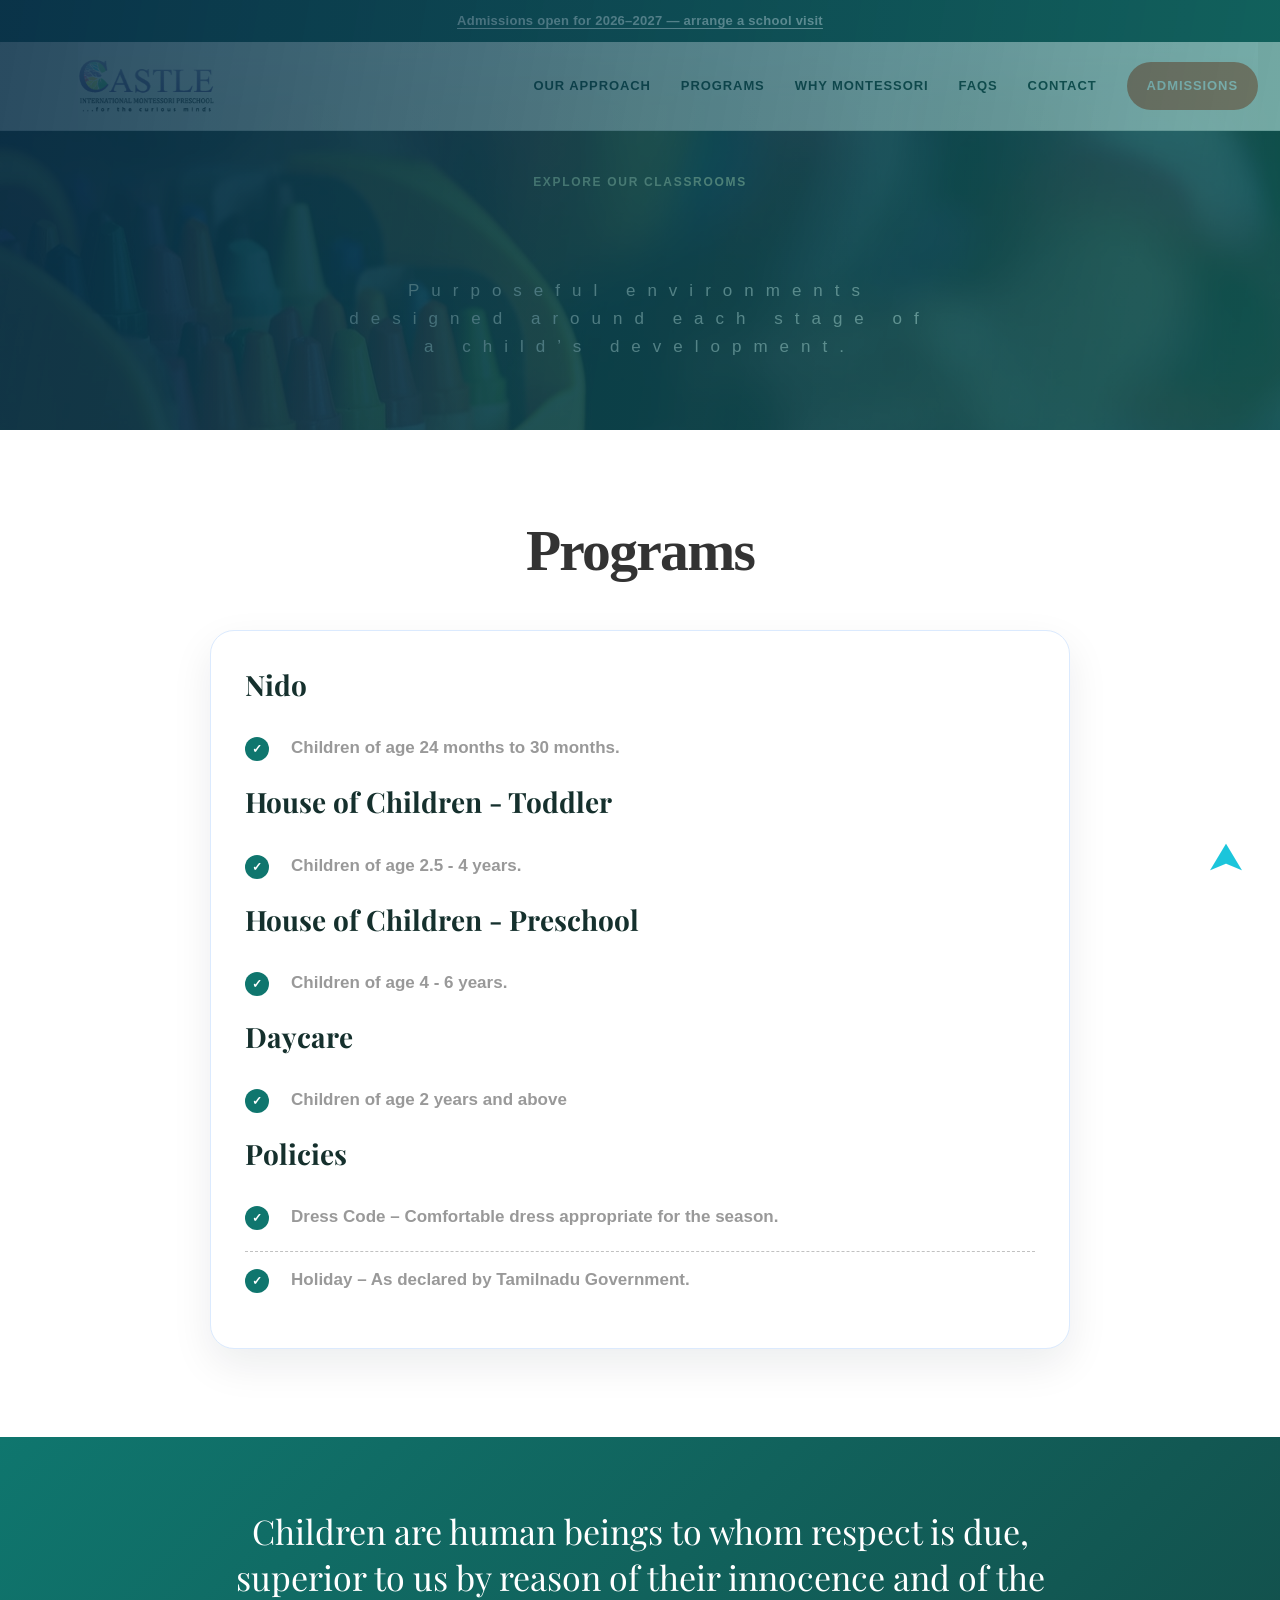
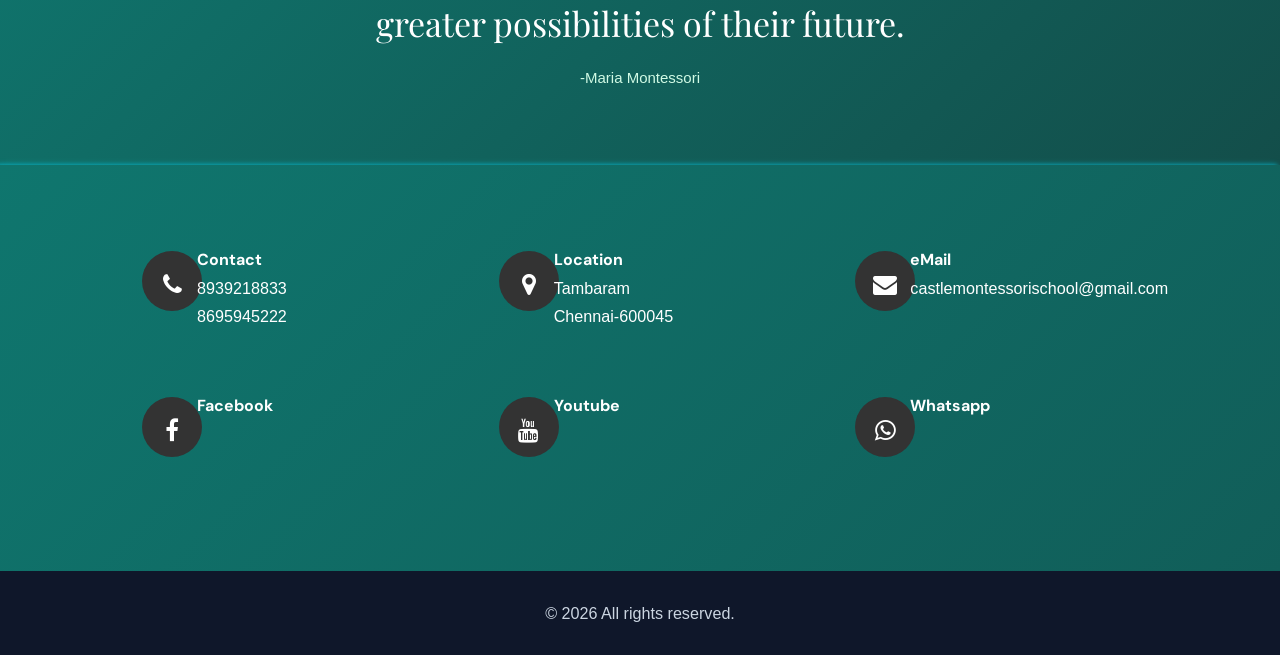
<file: programs.html>
<!DOCTYPE html>
<html lang="en">
<head>
<title>Programs | Castle Montessori School</title>
<meta name="description" content="Explore early-learning programs at Castle Montessori School in Tambaram.">
<meta name="viewport" content="width=device-width, initial-scale=1">
<meta http-equiv="Content-Type" content="text/html; charset=utf-8" />
<meta name="keywords" content="Learn Kids Responsive web template, Bootstrap Web Templates, Flat Web Templates, Android Compatible web template, 
	SmartPhone Compatible web template, free WebDesigns for Nokia, Samsung, LG, Sony Ericsson, Motorola web design" />
<script type="application/x-javascript"> addEventListener("load", function() { setTimeout(hideURLbar, 0); }, false); function hideURLbar(){ window.scrollTo(0,1); } </script>
<!-- Custom Theme files -->
<link href="css/bootstrap.css" type="text/css" rel="stylesheet" media="all">
<link href="css/style.css" type="text/css" rel="stylesheet" media="all">   
<link href="css/font-awesome.css" rel="stylesheet"> <!-- font-awesome icons -->
<link href="css/modern.css" rel="stylesheet">
<link href="css/site.css" rel="stylesheet">
<!-- //Custom Theme files --> 
<!-- js -->
<script src="js/jquery-2.2.3.min.js"></script>  
<!-- //js -->
<!-- web-fonts -->  
<link href="//fonts.googleapis.com/css?family=Limelight" rel="stylesheet">
<link href="//fonts.googleapis.com/css?family=Open+Sans:300,300i,400,400i,600,600i,700,700i,800,800i" rel="stylesheet">
<link href="https://fonts.googleapis.com/css2?family=DM+Sans:wght@400;500;600;700&family=Playfair+Display:wght@600;700&display=swap" rel="stylesheet">
<!-- //web-fonts -->
</head>
<body> 
	<!-- header -->
	<!--<div class="header-dsplayoutstop">
		<div class="container">  
			<div class="hdr-dspleft navbar-left">
				<p><span class="glyphicon glyphicon-earphone"></span> +91 89392 18833 / +91 86959 45222 </p> 
			</div>
			<div class="preschls-bnr-icons social-icon navbar-right">
				
				<a href="https://www.facebook.com/CastleMontessoriSchool/" class="social-button facebook"><i class="fa fa-facebook"></i></a> 
				<a href="https://api.whatsapp.com/send?phone=+918939218833" class="social-button google"><i class="fa fa-whatsapp"></i></a> 
				 
			</div> 
		</div>
	</div> -->
	<!-- //header -->
	<!-- banner -->
	<div class="slideBanner-banner about-preschlsbnr">
		<div class="bnr-agileinfo"> 
        <div class="tempOlverlay"></div>
			<!-- navigation -->
			<div class="top-nav dsp-agiletop">
				<div class="container">
					<div class="navbar-header dspllogo">
						<button type="button" class="navbar-toggle" data-toggle="collapse" data-target="#bs-example-navbar-collapse-1">
							<span class="sr-only">Toggle navigation</span>
							<span class="icon-bar"></span>
							<span class="icon-bar"></span>
							<span class="icon-bar"></span>
						</button> 
						<h1><a href="index.html"><img src="images/logo.png" alt="Castle Montessori"/></a></h1> 
					</div>
					<div class="social-icon text-right deskPreScBanr" style="display: none;">
				
				<span style="
"><span class="glyphicon glyphicon-earphone"></span> +91 89392 18833 </span><a href="#" class="social-button facebook"><i class="fa fa-facebook"></i></a> 
				<a href="https://api.whatsapp.com/send?phone=+918939218833" class="social-button google"><i class="fa fa-whatsapp" style="
"></i></a>
			</div><!-- Collect the nav links, forms, and other content for toggling -->
					<div class="collapse navbar-collapse" id="bs-example-navbar-collapse-1">
						<div class="dspmenu navbar-right">
							<ul class="nav navbar">
								<li><a href="index.html">Home</a></li>
								<li><a href="#" class="dropdown-toggle" data-toggle="dropdown" role="button" aria-haspopup="true" aria-expanded="false"><span data-letters="Pages">About</span><span class="caret"></span></a>
									<ul class="dropdown-menu"> 
										<li><a href="about.html">About Montessori</a></li>
										<li><a href="benefits.html">Benefits of Montessori</a></li>
									</ul>
								</li> <li><a href="programs.html" class="active">Programs</a></li>
								<li><a href="#" class="dropdown-toggle" data-toggle="dropdown" role="button" aria-haspopup="true" aria-expanded="false"><span data-letters="Pages">Admission</span><span class="caret"></span></a>
									<ul class="dropdown-menu"> 
										<li><a href="admission.html">Admission</a></li>
										<li><a href="faqs.html">FAQs</a></li>
									</ul>
								</li>  
								<li><a href="contact.html">Contact</a></li>
							</ul>
						</div> 
						<div class="clearfix"> </div>  
					</div>
				</div>	
			</div>	
			<!-- //navigation -->
			<div class="banner-dsptext dsplayouts">
				<div class="container">
					<p class="hero-eyebrow">Explore our classrooms</p>
					<h2>Programs for every early year</h2>
					<p class="hero-summary">Purposeful environments designed around each stage of a child’s development.</p>
				</div> 
			</div> 
		</div>
	</div>
	<!-- //banner --> 
	<!-- single -->
	<div class="single about">
		<div class="container">
			<h3 class="preschls-title">Programs</h3>
			<div class="col-md-12 preschls_single_right"> 
				<div class="presch_recent">
					<h4>Nido</h4>
					<ul>
						<li><a href="#!" class="nolinkTag"><i class="glyphicon glyphicon-ok" aria-hidden="true"></i>Children of age 24 months to 30 months. </a><!--<span><i class="glyphicon glyphicon-calendar" aria-hidden="true"></i>Timing 9.00 AM – 12.00 PM</span>--></li>
					</ul>
                    <h4>House of Children - Toddler</h4>
					<ul>
						<li><a href="#!" class="nolinkTag"><i class="glyphicon glyphicon-ok" aria-hidden="true"></i>Children of age 2.5 - 4 years.</a> <!--<span><i class="glyphicon glyphicon-calendar" aria-hidden="true"></i>Timing 9.00 AM – 1.30 PM</span>--></li>
					</ul>
                    <h4>House of Children - Preschool</h4>
					<ul>
                        <li><a href="#!" class="nolinkTag"><i class="glyphicon glyphicon-ok" aria-hidden="true"></i>Children of age 4 - 6 years.</a><!--<span><i class="glyphicon glyphicon-calendar" aria-hidden="true"></i>Timing 9.00 AM – 2.30 PM</span>--></li>
					</ul>
                    <h4>Daycare</h4>
					<ul>
						<!--<li><a href="#"><i class="glyphicon glyphicon-ok" aria-hidden="true"></i>Dress Code – Comfortable dress appropriate for the season. </a></li>-->
                        <li><a href="#!" class="nolinkTag"><i class="glyphicon glyphicon-ok" aria-hidden="true"></i>Children of age 2 years and above</a><!--<span><i class="glyphicon glyphicon-calendar" aria-hidden="true"></i>Timing 2.30 PM – 5.30 PM</span>--></li>
					</ul>
                    <h4>Policies</h4>
					<ul>
                        <li><a href="#!" class="nolinkTag"><i class="glyphicon glyphicon-ok" aria-hidden="true"></i><b>Dress Code</b> – Comfortable dress appropriate for the season.</a></li>
                        <li><a href="#!" class="nolinkTag"><i class="glyphicon glyphicon-ok" aria-hidden="true"></i><b>Holiday</b> – As declared by Tamilnadu Government.</a></li>
					</ul>
				</div>
				
			</div>
			<div class="clearfix"> </div>
			
			
			
		</div>
	</div>
	<!-- //single -->  
    <!-- services -->
	<div class="news mariaNews slideBanner-bar"> 
		<div class="container">	 
			<p class="pre-title">Children are human beings to whom respect is due, superior to us by reason of their innocence and of the greater possibilities of their future.</p> 
            <p class="text-right authName">-Maria Montessori</p>
			 			
		</div>	 			
	</div>			
	<!-- //services --> 
	<!-- features -->
	<div class="features about">
		<div class="container">   
			<div class="presch-features-row">
				<div class="col-md-4 features-dspgrid">
					<div class="col-xs-3 features-dsplleft">
						<i class="fa fa-phone" aria-hidden="true"></i>
					</div>
					<div class="col-xs-3 features-dsplright"> 
						<h4>Contact</h4>
						<p>8939218833</p>
						<p>8695945222</p>						
					</div>
					<div class="clearfix"> </div>
				</div>
				<div class="col-md-4 features-dspgrid">
					<a href="https://goo.gl/maps/HuUN2AkiVxJmkLST7" >
					<div class="col-xs-3 features-dsplleft">
						<p><i class="fa fa-map-marker" aria-hidden="true"></i></p>
					</div> </a>
					<div class="col-xs-3 features-dsplright"> 
						<h4>Location</h4>
						<p>Tambaram</p>
						<p>Chennai-600045</p>
					</div> 
					<div class="clearfix"> </div>
				</div>
				<div class="col-md-4 features-dspgrid">
				<a href="mailto:castlemontessorischool@gmail.com">
					<div class="col-xs-3 features-dsplleft">
						<i class="fa fa-envelope" aria-hidden="true"></i>
					</div> </a>
					<div class="col-xs-3 features-dsplright"> 
						<h4>eMail</h4>
						<p><a href="mailto:castlemontessorischool@gmail.com"> castlemontessorischool@gmail.com</a></p>
					</div>
					<div class="clearfix"> </div>
				</div>
				<div class="clearfix"> </div>
				</div>
				<div class="presch-features-row">
				<div class="col-md-4 features-dspgrid">
				<a href="https://www.facebook.com/CastleMontessoriSchool/">
					<div class="col-xs-3 features-dsplleft">
						<i class="fa fa-facebook-f" aria-hidden="true"></i>
					</div> </a>
					<div class="col-xs-3 features-dsplright"> 
						<h4>Facebook</h4>
					</div>
					<div class="clearfix"> </div>
				</div>
				<div class="col-md-4 features-dspgrid">
				<a href="https://www.youtube.com/channel/UCvZ3NjNaHQ6M0TaubmCcyLw">
					<div class="col-xs-3 features-dsplleft">
						<i class="fa fa-youtube" aria-hidden="true"></i>
					</div> </a>
					<div class="col-xs-3 features-dsplright"> 
						<h4>Youtube</h4>
					</div>
					<div class="clearfix"> </div>
				</div>
				<div class="col-md-4 features-dspgrid">
				<a href="https://api.whatsapp.com/send?phone=+918939218833">
					<div class="col-xs-3 features-dsplleft">
						<i class="fa fa-whatsapp" aria-hidden="true"></i>
					</div> </a>
					<div class="col-xs-3 features-dsplright"> 
						<h4>Whatsapp</h4>
					</div>
					<div class="clearfix"> </div>
				</div>
				<div class="clearfix"> </div>
				</div>
		</div>
	</div>
	<!-- //features -->
	<!-- footer -->
	<!--<div class="footer dsplayouts">
		<div class="container">
			<div class="footer-agileinfo">
				<div class="col-md-3 col-sm-6 footer-grid">
					<h3>Useful Info</h3>
					<p>Admission open for 2021-2022 contact us.</p> 
				</div> 
				<div class="col-md-3 col-sm-6 footer-grid footer-tags">
					<h3>Navigation</h3>
					<ul>
						<li><a href="index.html"><i class="fa fa-angle-right"></i> Home</a></li>
						<li><a href="about.html"><i class="fa fa-angle-right"></i> About</a></li> 
						<li><a href="programs.html"><i class="fa fa-angle-right"></i>Programs</a></li>
                        <li><a href="admission.html"><i class="fa fa-angle-right"></i>Admission</a></li>
						<li><a href="contact.html"><i class="fa fa-angle-right"></i> Contact Us</a></li>
					</ul>
				</div>
				<div class="col-md-4 col-sm-6 footer-grid footer-review">
					<h3>Newsletter</h3>
					<p>Send your Email ID for recent updates.</p> 
					<form method="post" name="feedbackform" action="subscribe.php">
						<input type="email" name="subscribeEmail" placeholder="Your Email" required>
						<input type="submit" value="Subscribe"> 
						<div class="clearfix"> </div>
					</form>
				</div>
				<div class="col-md-2 col-sm-6 footer-grid dspsocial">
					<h3>Media</h3>
					<ul>
						
						<li><a href="https://www.facebook.com/CastleMontessoriSchool/"><i class="fa fa-facebook"></i>Facebook</a></li>
						<li><a href="https://api.whatsapp.com/send?phone=+918939218833"><i class="fa fa-whatsapp"></i>Whatsapp</a></li>
						
					</ul>
				</div>
				<div class="clearfix"> </div>
			</div> 
		</div>
	</div> -->
	<div class="copy-right presch"> 
		<div class="container">
			<p>© <script type="text/javascript">document.write(new Date().getFullYear());</script>  All rights reserved. </p>
		</div>
	</div>  
	<!-- //footer -->
	<!-- modal-about -->
	<div class="modal bnr-modal fade" id="myModal" tabindex="-1" role="dialog">
		<div class="modal-dialog" role="document">
			<div class="modal-content">
				<div class="modal-header">
					<button type="button" class="close" data-dismiss="modal" aria-label="Close"><span aria-hidden="true">&times;</span></button>						
				</div> 
				<div class="modal-body modal-spa">
					<img src="images/img2.jpg" class="img-responsive" alt=""/>
					<h4>Cras rutrum iaculis enim</h4>
					<p>Lorem ipsum dolor sit amet, consectetur adipiscing elit. Cras rutrum iaculis enim, non convallis felis mattis at. Donec fringilla lacus eu pretium rutrum. Cras aliquet congue ullamcorper. Etiam mattis eros eu ullamcorper volutpat. Proin ut dui a urna efficitur varius miet congue consectetur adipiscing. <br>Uisque molestie cursus miet congue consectetur adipiscing elit cras rutrum iaculis enim, Lorem ipsum dolor sit amet, non convallis felis mattis at. Maecenas sodales tortor ac ligula ultrices dictum et quis urna. Etiam pulvinar metus neque, eget porttitor massa vulputate in. Fusce lacus purus, pulvinar ut lacinia id, sagittis eu mi. Vestibulum eleifend massa sem, eget dapibus turpis efficitur at. </p>
				</div> 
			</div>
		</div>
	</div>
	<!-- //modal-about -->     
	<!-- start-smooth-scrolling -->
	<script src="js/SmoothScroll.min.js"></script> 
	<script type="text/javascript" src="js/move-top.js"></script>
	<script type="text/javascript" src="js/easing.js"></script>	
	<script type="text/javascript">
			jQuery(document).ready(function($) {
				$(".scroll").click(function(event){		
					event.preventDefault();
			
			$('html,body').animate({scrollTop:$(this.hash).offset().top},1000);
				});
			});
	</script>
	<!-- //end-smooth-scrolling -->	
	<!-- smooth-scrolling-of-move-up -->
	<script type="text/javascript">
		$(document).ready(function() {
			/*
			var defaults = {
				containerID: 'toTop', // fading element id
				containerHoverID: 'toTopHover', // fading element hover id
				scrollSpeed: 1200,
				easingType: 'linear' 
			};
			*/
			
			$().UItoTop({ easingType: 'easeOutQuart' });
			
		});
	</script>
	<!-- //smooth-scrolling-of-move-up -->   
	<!-- Bootstrap core JavaScript
    ================================================== -->
    <!-- Placed at the end of the document so the pages load faster -->
    <script src="js/bootstrap.js"></script>
    <script src="js/site-shell.js"></script>
</body>
</html>
</file>
<file: css/site.css>
@import url('https://fonts.googleapis.com/css2?family=DM+Sans:wght@400;500;600;700&family=Fraunces:opsz,wght@9..144,600;9..144,700&display=swap');

:root { --forest:#164e4a; --moss:#2d6a5f; --cream:#fcfaf5; --sand:#f1eadc; --ink:#15302d; --leaf:#d4e5c6; --coral:#df7658; --white:#fff; --line:rgba(21,48,45,.14); }
* { box-sizing:border-box; }
html { scroll-behavior:smooth; }
body { background:var(--cream); color:var(--ink); font-family:'DM Sans',Arial,sans-serif; margin:0; }
a { color:inherit; text-decoration:none; }
.shell { max-width:1180px; margin:0 auto; padding:0 28px; }
.notice { background:var(--forest); color:white; font-size:13px; font-weight:600; letter-spacing:.02em; padding:10px 0; text-align:center; }
.notice a { text-decoration:underline; text-underline-offset:3px; }
.site-header { background:rgba(252,250,245,.95); border-bottom:1px solid var(--line); position:sticky; top:0; z-index:20; backdrop-filter:blur(14px); }
.header-inner { align-items:center; display:flex; justify-content:space-between; min-height:88px; }
.brand img { display:block; height:54px; object-fit:contain; width:auto; }
.nav-toggle { background:none; border:0; color:var(--ink); cursor:pointer; display:none; font:inherit; font-size:14px; font-weight:700; padding:10px; }
.site-nav { align-items:center; display:flex; gap:30px; }
.site-nav a { font-size:13px; font-weight:700; letter-spacing:.07em; text-transform:uppercase; }.site-nav a:not(.nav-cta):hover { color:var(--coral); }
.nav-cta,.button { background:var(--coral); border-radius:999px; color:white !important; display:inline-block; font-size:13px; font-weight:700; letter-spacing:.04em; padding:13px 20px; text-transform:uppercase; transition:transform .2s ease,background .2s ease; }.nav-cta:hover,.button:hover { background:#c95f43; transform:translateY(-2px); }.button-light { background:white; color:var(--forest) !important; }.button-light:hover { background:var(--sand); }

.hero { background:var(--forest); color:white; overflow:hidden; }.hero-grid { align-items:stretch; display:grid; grid-template-columns:1.02fr .98fr; min-height:630px; }.hero-copy { align-self:center; padding:72px 48px 74px 0; }.eyebrow { color:#d9ecb7; font-size:12px; font-weight:700; letter-spacing:.14em; margin:0 0 18px; text-transform:uppercase; }.hero h1,.section-heading h2,.welcome-copy h2 { font-family:Fraunces,Georgia,serif; font-weight:600; letter-spacing:-.045em; }.hero h1 { font-size:clamp(48px,5.8vw,78px); line-height:.99; margin:0; max-width:620px; }.hero-text { color:rgba(255,255,255,.82); font-size:18px; line-height:1.65; margin:26px 0 32px; max-width:510px; }.hero-actions { align-items:center; display:flex; flex-wrap:wrap; gap:22px; }.text-link { color:white; font-size:14px; font-weight:700; }.text-link span { font-size:20px; padding-left:4px; }.hero-photo { min-height:460px; position:relative; }.hero-photo:after { background:linear-gradient(180deg,rgba(22,78,74,.05),rgba(22,78,74,.27)); content:''; inset:0; position:absolute; }.hero-photo img { height:100%; object-fit:cover; width:100%; }

.welcome { padding:116px 0; }.welcome-grid { align-items:center; display:grid; gap:9%; grid-template-columns:.9fr 1.1fr; }.welcome-photo { min-height:420px; position:relative; }.welcome-photo img { border-radius:220px 220px 22px 22px; box-shadow:20px 20px 0 var(--leaf); height:100%; object-fit:cover; width:100%; }.welcome-copy h2 { font-size:clamp(36px,4vw,54px); line-height:1.08; margin:0 0 22px; }.welcome-copy p:not(.eyebrow) { color:#46615e; font-size:17px; line-height:1.75; }.inline-link { border-bottom:2px solid var(--coral); color:var(--forest); display:inline-block; font-size:14px; font-weight:700; margin-top:12px; padding-bottom:5px; }

.gallery { background:#fff; padding:104px 0 108px; }.gallery-grid { display:grid; gap:15px; grid-template-columns:1.3fr 1fr 1fr; grid-template-rows:205px 205px; }.gallery-grid figure { border-radius:14px; margin:0; overflow:hidden; }.gallery-grid .gallery-large { grid-row:span 2; }.gallery-grid img { display:block; height:100%; object-fit:cover; transition:transform .45s ease; width:100%; }.gallery-grid figure:hover img { transform:scale(1.05); }

.programs { background:#efe9dc; padding:104px 0; }.section-heading { align-items:end; display:flex; justify-content:space-between; margin-bottom:42px; }.section-heading h2 { font-size:clamp(38px,4.5vw,58px); line-height:1; margin:0; }.section-heading p:last-child { color:#4e6663; line-height:1.6; margin:0; max-width:370px; }.program-grid { display:grid; gap:22px; grid-template-columns:repeat(3,1fr); }.program-card { background:white; border-radius:18px; overflow:hidden; transition:transform .22s ease,box-shadow .22s ease; }.program-card:hover { box-shadow:0 20px 32px rgba(21,48,45,.12); transform:translateY(-6px); }.program-card img { aspect-ratio:1.28; display:block; object-fit:cover; width:100%; }.program-card-body { padding:26px; }.program-card span { color:var(--coral); font-size:12px; font-weight:700; letter-spacing:.1em; text-transform:uppercase; }.program-card h3 { font-family:Fraunces,Georgia,serif; font-size:31px; margin:8px 0 9px; }.program-card p { color:#56706c; margin:0 0 20px; }

.pathway { background:white; padding:110px 0; }.pathway-grid { display:grid; gap:72px; grid-template-columns:.8fr 1.2fr; }.pathway-copy h2 { font-family:Fraunces,Georgia,serif; font-size:clamp(38px,4vw,54px); line-height:1.05; margin:0 0 22px; }.pathway-copy p:not(.eyebrow) { color:#4e6663; font-size:17px; line-height:1.7; }.steps { counter-reset:journey; display:grid; gap:17px; }.step { align-items:center; border-bottom:1px solid var(--line); display:grid; gap:20px; grid-template-columns:52px 1fr; padding:0 0 17px; }.step:before { background:var(--leaf); border-radius:50%; color:var(--forest); content:'0' counter(journey); counter-increment:journey; font-size:14px; font-weight:700; height:42px; line-height:42px; text-align:center; width:42px; }.step:last-child { border:0; }.step h3 { font-size:17px; margin:0 0 3px; }.step p { color:#607873; font-size:14px; margin:0; }

.quote { background:var(--moss); color:white; padding:104px 0; text-align:center; }.quote blockquote { font-family:Fraunces,Georgia,serif; font-size:clamp(30px,4vw,52px); letter-spacing:-.03em; line-height:1.2; margin:0 auto 20px; max-width:920px; }.quote cite { color:#d9ecb7; font-size:14px; font-style:normal; font-weight:700; }
.visit { background:var(--sand); padding:96px 0; }.visit-card { align-items:center; background:var(--forest); border-radius:22px; color:white; display:flex; gap:40px; justify-content:space-between; overflow:hidden; padding:48px 52px; }.visit-card h2 { font-family:Fraunces,Georgia,serif; font-size:42px; line-height:1.05; margin:0 0 10px; }.visit-card p { color:rgba(255,255,255,.78); margin:0; }.site-footer { background:#102d2b; color:#dde7dc; padding:56px 0 24px; }.footer-grid { display:grid; gap:40px; grid-template-columns:1.4fr 1fr 1fr; }.footer-brand img { filter:brightness(0) invert(1); height:48px; margin-bottom:15px; }.site-footer h3 { color:white; font-size:14px; letter-spacing:.08em; margin:6px 0 15px; text-transform:uppercase; }.site-footer p,.site-footer a { color:#bcd0ca; font-size:14px; line-height:1.7; margin:0; }.site-footer a { display:block; margin:5px 0; }.footer-bottom { border-top:1px solid rgba(255,255,255,.13); color:#9eb7b0; font-size:12px; margin-top:38px; padding-top:18px; }

@media(max-width:800px){.shell{padding:0 20px}.header-inner{min-height:74px}.brand img{height:45px}.nav-toggle{display:block}.site-nav{background:var(--cream); border-top:1px solid var(--line); display:none; flex-direction:column; left:0; padding:18px 20px 24px; position:absolute; right:0; top:74px; align-items:stretch; gap:18px}.site-nav.open{display:flex}.site-nav .nav-cta{text-align:center}.hero-grid{grid-template-columns:1fr;min-height:0}.hero-copy{padding:72px 0 48px}.hero-photo{min-height:380px;order:-1}.hero h1{font-size:52px}.welcome,.programs,.pathway,.quote{padding:74px 0}.welcome-grid,.pathway-grid{gap:42px;grid-template-columns:1fr}.welcome-photo{min-height:350px;max-width:440px}.section-heading{align-items:start;gap:15px;flex-direction:column}.program-grid{grid-template-columns:1fr}.visit{padding:60px 0}.visit-card{align-items:start;flex-direction:column;padding:38px 30px}.footer-grid{grid-template-columns:1fr;gap:22px}.hero-text{font-size:16px}.quote blockquote{font-size:32px}}

/* Existing content pages use this same shell and a simplified page hero. */
.slideBanner-banner.about-preschlsbnr { background-position:center !important; min-height:430px; position:relative; }
.slideBanner-banner.about-preschlsbnr .bnr-agileinfo { min-height:430px; position:relative; z-index:1; }
.slideBanner-banner.about-preschlsbnr .site-header { position:relative; }
.slideBanner-banner.about-preschlsbnr .notice { position:relative; }
.slideBanner-banner.about-preschlsbnr .banner-dsptext { align-items:center; display:flex; justify-content:center; min-height:250px; padding:40px 20px 65px; position:relative; text-align:center; z-index:2; }
.slideBanner-banner.about-preschlsbnr .banner-dsptext:before { background:rgba(11,49,46,.68); content:''; inset:0; position:absolute; z-index:-1; }
.slideBanner-banner.about-preschlsbnr .banner-dsptext h2 { color:#fff; font-family:Fraunces,Georgia,serif; font-size:clamp(39px,5vw,64px); line-height:1.05; margin:7px auto 14px; max-width:750px; text-transform:none; }
.slideBanner-banner.about-preschlsbnr .hero-summary { color:#f1f5e8; font:400 17px/1.65 'DM Sans',sans-serif; margin:0 auto; max-width:600px; }
.slideBanner-banner.about-preschlsbnr .hero-eyebrow { color:#d9ecb7; font:700 12px 'DM Sans',sans-serif; letter-spacing:.14em; margin:0; text-transform:uppercase; }
.about,.services,.single { font-family:'DM Sans',Arial,sans-serif; }.about h3,.services h3,.single h3 { font-family:Fraunces,Georgia,serif; }.about p,.services p,.single p { line-height:1.75; }
@media(max-width:800px){.slideBanner-banner.about-preschlsbnr,.slideBanner-banner.about-preschlsbnr .bnr-agileinfo{min-height:390px}.slideBanner-banner.about-preschlsbnr .banner-dsptext{min-height:225px;padding:35px 18px 50px}}

/* Reliability overrides: work without third-party font downloads and keep the menu above legacy layers. */
body, .about, .services, .single, .site-nav, .site-nav a, .notice, .hero-summary, .hero-eyebrow { font-family:"Segoe UI",Arial,sans-serif !important; }
.hero h1, .section-heading h2, .welcome-copy h2, .program-card h3, .pathway-copy h2, .quote blockquote, .visit-card h2, .slideBanner-banner.about-preschlsbnr .banner-dsptext h2, .about h3, .services h3, .single h3 { font-family:Georgia,"Times New Roman",serif !important; }
.site-header { isolation:isolate; position:relative !important; z-index:2147483000 !important; }
.site-header .shell { position:relative; z-index:2; }
.site-nav { align-items:center !important; display:flex !important; flex-wrap:nowrap !important; justify-content:flex-end; }
.site-nav a { white-space:nowrap; }
.slideBanner-banner.about-preschlsbnr .tempOlverlay, .slideBanner-banner.about-preschlsbnr .dspmenu, .slideBanner-banner.about-preschlsbnr .navbar-collapse { display:none !important; }
.slideBanner-banner.about-preschlsbnr .site-header, .slideBanner-banner.about-preschlsbnr .notice { display:block !important; }
.slideBanner-banner.about-preschlsbnr .banner-dsptext { z-index:2 !important; }
.hero-photo img, .welcome-photo img, .program-card img { display:block; max-width:100%; }
@media(max-width:980px){.site-nav{gap:16px !important}.site-nav a{font-size:11px}.nav-cta{padding:11px 14px}}
@media(max-width:800px){.site-nav{display:none !important}.site-nav.open{display:flex !important;z-index:2147483001 !important}.site-nav a{font-size:13px}.site-header{z-index:2147483000 !important}}
@media(max-width:800px){.gallery{padding:74px 0}.gallery-grid{grid-template-columns:1fr 1fr;grid-template-rows:190px 150px 150px}.gallery-grid .gallery-large{grid-column:span 2;grid-row:span 1}}

/* Admissions list: isolate it from the old float-based list styling. */
.single .presch_recent ul li { display:block !important; float:none !important; min-height:58px; padding:17px 0 17px 46px !important; position:relative !important; }
.single .presch_recent ul li:before { left:0 !important; top:17px !important; }
.single .presch_recent ul li a.nolinkTag { display:block !important; float:none !important; line-height:1.35 !important; margin:0 0 5px !important; padding:0 !important; position:static !important; width:auto !important; }
.single .presch_recent ul li a.nolinkTag i { display:none !important; }
</file>
<file: css/style.css>
body{
	margin:0;
	font-family: 'Open Sans', sans-serif;
	background: #fff;  
}
body a{
	transition: 0.5s all;
	-webkit-transition: 0.5s all;
	-moz-transition: 0.5s all;
	-o-transition: 0.5s all;
	-ms-transition: 0.5s all;
	text-decoration:none;
	outline:none;
}
h1,h2,h3,h4,h5,h6{
	margin:0;
	font-family: cursive, 'Limelight'; 
}
p{
	margin:0;
}
ul,label{
	margin:0;
	padding:0;
}
body a:hover,body a:focus {
	text-decoration:none;
	outline: none;
}
.imgWithText img.img-responsive {
	width: 55%;
    float: left;
    margin: 5px;
} 
/*-- banner --*/
.slideBanner-banner {
	background:url(../images/1.jpg)no-repeat center 0px;
	-webkit-background-size:cover;
	background-size:cover;
	-moz-background-size:cover;
	position: relative;
} 
.tempOlverlay {
	background-color: rgba(255,255,255,0.5);
	background: linear-gradient(rgba(255, 255, 255, 0.6) 10%, rgba(255, 255, 255, 0.1) 73%, rgba(255, 255, 255, 0.1) 100%, rgba(255, 255, 255, 0) 0%);
	position: absolute;
	height: 100%;
	width: 100%;
	top: 0;
	z-index: 1;
}
.w3ls-banner {
    position: relative;
}
.callbacks_container {
    position: relative;
    float: left;
    width: 100%;
}
.callbacks {
    position: relative;
    list-style: none;
    overflow: hidden;
    width: 100%;
    padding: 0;
    margin: 0;
}
.callbacks li {
    position: absolute;
    width: 100%;
}
.rslides {
    position: relative;
    list-style: none;
    overflow: hidden;
    width: 100%;
    padding: 0;
}
.rslides li {
    -webkit-backface-visibility: hidden;
    position: absolute;
    display: none;
    width: 100%;
    left: 0;
    top: 0;
}
.rslides li {
    position: relative;
    display: block;
    float: left;
}
.montassoriSCH-banner-top, .montassoriSCH-banner-top1, .montassoriSCH-banner-top2, .bannerImgCover {
    /*min-height: 700px;*/
	height: 95vh;
}
.bannerImgCover {
	background-size: cover !important;
    -webkit-background-size: cover !important;
    -moz-background-size: cover !important;
    -o-background-size: cover !important;
    -moz-background-size: cover !important;
}
.montassoriSCH-banner-top {
    background: url(../images/SlideShow/slide1.jpg) no-repeat center;
}
.montassoriSCH-banner-top1 {
    background: url(../images/SlideShow/slide2.jpg) no-repeat center;
}
.montassoriSCH-banner-top2 {
    background: url(../images/SlideShow/slide3.jpg) no-repeat center;
}
.montassoriSCH-banner-top3 {
    background: url(../images/SlideShow/slide4.jpg) no-repeat center;
}
.montassoriSCH-banner-top4 {
    background: url(../images/SlideShow/slide5.jpg) no-repeat center;
}
.montassoriSCH-banner-top5 {
    background: url(../images/SlideShow/slide6.jpg) no-repeat center;
}
.montassoriSCH-banner-top6 {
    background: url(../images/SlideShow/slide7.jpg) no-repeat center;
}
.montassoriSCH-banner-top7 {
    background: url(../images/SlideShow/slide8.jpg) no-repeat center;
}
.montassori_banner_info {
    text-align: center;
    padding: 7em 2em;
    margin-top: 8em;
}
.callbacks_tabs {
    list-style: none;
    position: absolute;
    bottom: 20%;
    padding: 0;
    margin: 0;
    display: block;
	width: 100%;
	text-align: center;
    z-index: 99;
}
.callbacks_tabs li {
    display: inline-block;
    margin: 0px 7px;
}
.callbacks_tabs a {
    visibility: hidden;
}
.callbacks_tabs a:after {
    content: "\f111";
    font-size: 0;
    font-family: FontAwesome;
    visibility: visible;
    display: block;
    height: 10px;
    width: 10px;
    display: inline-block;
    background: #ffffff;
    border-radius: 50%;
    -webkit-border-radius: 50%;
    -o-border-radius: 50%;
    -moz-border-radius: 50%;
    -ms-border-radius: 50%;
}
.callbacks_here a:after {
    background: #e2001a;
}
/*-- header-dsplayoutstop--*/
.header-dsplayoutstop {
    padding: 1em 0;
    background: #02a2ff;
}
.header-dsplayoutstop p {
    color: #ffffff;
    font-size: 1em;
    text-align: center;
    letter-spacing: 1px;
}
.header-dsplayoutstop p span.glyphicon{
    margin-right: 5px;
}
/*-- social-icons --*/  
.social-icon a {
    font-size: 1em;
    color: #ffffff;
    margin: 0 .5em;
    border: 1px solid transparent;
    display: inline-block;
    text-align: center;
    position: relative;
    z-index: 999;
	-webkit-transition:.5s all;
	-moz-transition:.5s all;
	-o-transition:.5s all;
	-ms-transition:.5s all;
	transition:.5s all;
} 
.social-icon a:hover {
    color: #fff;
	-webkit-transform: scale(1.2);
	-moz-transform: scale(1.2);
	-o-transform: scale(1.2);
	-ms-transform: scale(1.2);
    transform: scale(1.2);
}
.deskPreScBanr.social-icon a {
	color: #333333;
}
/*-- //social-icons --*/
/*-- //banner-top --*/ 
/*-- logo --*/ 
.dspllogo h1 {
    font-family: 'Open Sans', sans-serif;
    font-size: 2.2em;
    font-weight: 100;
    letter-spacing: 2px;
}
.dspllogo h1 a {
    display: inline-block;
    color: #02a2ff;
	/*background: rgba(255,255,255,0.5);
    border: 1px solid;
    border-width: 5px 5px 1px 5px;*/
    padding: 5px 10px;
}
/*-- //logo --*/
/*-- top-nav --*/
.montassorils-banner .top-nav.dsp-agiletop {
    position: absolute;
    width: 100%;
}
.dspmenu.navbar-left {
    margin-left: 12em;
}
.top-nav {
    z-index: 999; 
    /*padding: 2em 0 0;*/
	/*background-color: rgba(255,255,255,0.5);*/
	position: relative;
}
nav.navbar.navbar-default {
    background-color: inherit;
    border: none;
    margin: 0;
}
ul.nav.navbar {
    text-align: center;
    margin: 1em 0 0;
    min-height: inherit;
}
.top-nav ul li {
    margin: 0 0 0 4em;
    display: inline-block;
}
/* Effect 11: text fill based on Lea Verou's animation http://dabblet.com/gist/6046779 */
.top-nav ul li a {
    text-decoration: none;
    letter-spacing: 2px;
    font-size: 1.1em;
    color: #000;
    position: relative;
    font-weight: 500;
    padding: 0;
    display: inline-block;
}
.nav > li > a:hover, .nav > li > a:focus {
    background: none;
} 
.top-nav ul li a:hover, .top-nav ul li a.active {
    color: #e2001a !important;
    -webkit-border-radius: 2px;
    -moz-border-radius: 2px;
    border-radius: 2px;
	-webkit-transform: scale(1.1);
	-moz-transform: scale(1.1);
	-o-transform: scale(1.1);
	-ms-transform: scale(1.1);
	transform: scale(1.1);
}
.top-nav .open > .dropdown-menu {
    display: block;
    background: #02a2ff;
    margin-top: 1.2em;
    right: -73%;
}
.top-nav .open > .dropdown-menu li {
    margin: 0;
	display: block;
	overflow:hidden;
}
.top-nav .open > .dropdown-menu li a {
	display: block;
    color: #fff;
    font-size: .9em;
    padding: .7em 1em;
    text-align: center;
    letter-spacing: 1px;
}
.top-nav .nav .open > a, .nav .open > a:hover, .nav .open > a:focus {
    color: #e2001a;
    border: none;
    background: none;
}
.top-nav .dropdown-menu > li > a:hover, .dropdown-menu > li > a:focus {
    color: #02a2ff;
    text-decoration: none;
    background-color: transparent;
}
.navbar-right { 
    margin-right: 0;
}
/*-- //top-nav --*/
/*-- banner-dsptext --*/
.banner-dsptext {
    padding: 20em 0;
    text-align: center;
}
.banner-dsptext h2 {
    font-size: 6em;
    color: #fff;
    letter-spacing: 7px;
	visibility: hidden;
}
.banner-dsptext p {
    font-size: 1.2em;
    color: #fff;
    letter-spacing: 12px;
    margin-top: 0.5em;
}
/*-- read more btn --*/
.preschlsmore {
    text-align: right;
    margin: 1em 9em 0;
}
.dsp-agilebtn{
    color: #fff;
    font-size: 1.2em;
    border: 1px solid #fff;
    padding: 0.8em 2.5em;
    position: relative;
    z-index: 1; 
	overflow: hidden;
    display: inline-block;
}  
.dsp-agilebtn:before, .dsp-agilebtn:after,
.dsp-agilebtn span:before,
.dsp-agilebtn span:after {
	content: '';
	position: absolute;
	top: 0;
	width: 26%;
	height: 0;
	background: #02a2ff;
	z-index: -1;
	-webkit-transition:.5s all;
	-moz-transition:.5s all; 
	transition:.5s all;
}
.dsp-agilebtn:before {
	left: 0;
}
.dsp-agilebtn:after {
	left: 50%;
}
.dsp-agilebtn span:before, .dsp-agilebtn span:after {
	top: auto;
	bottom: 0;
}
.dsp-agilebtn span:before {
	left: 25%;
}
.dsp-agilebtn span:after {
	left: 75%;
}
.dsp-agilebtn:hover {
	color: #fff;
}
.dsp-agilebtn:hover:before, .dsp-agilebtn:hover:after,
.dsp-agilebtn:hover span:before,
.dsp-agilebtn:hover span:after {
	height: 100%;
}
.dsp-agilebtn:active {
	background: #02a2ff;
}
/*-- //read more btn --*/
/*-- //banner-dsptext --*/
/*-- about --*/
.about,.team ,.gallery,.special, .news, .services,.codes,.like ,.contact{
    padding: 5em 0;
} 
h3.preschls-title {
    font-size: 4em;
    margin-bottom: .8em;
    text-align: center;
    color: #333;
} 
p {
    font-size: 1.01em;
    color: #777; 
    line-height: 2em;
}
.about-agileinfo p { 
    width: 77%;
    margin: 0 auto; 
	text-align: center; 
}
.dspwelcome-img {
    background: url(../images/img1.jpg)no-repeat center 0px;
    background-size: cover;
    min-height:34.9em;
    padding: 0;
    position: relative;
    z-index: -1;
}
h5.dspl-subtitle {
    color: #02a2ff;
    font-size: 3em;
    margin-bottom: .3em;
}
.dspwelcome-text {
    margin: 0;
    z-index: 9;
    background: rgba(255, 255, 255, 0.68);
    padding: 5em 5em;
    text-align: center;
}
.dspwelcome-right {
    padding: 0;
}
/*-- //about --*/
/*-- services --*/
.services-dsptext {
    text-align: center;
    border: 5px solid #02a2ff;
    padding: 4em 0; 
    width: 210px;
    height: 210px;
    margin: 0 auto;
    position: relative;
	-webkit-border-radius: 50%;
	-moz-border-radius: 50%;
	-o-border-radius: 50%;
	-ms-border-radius: 50%;
	border-radius: 50%;
    -webkit-transition: .5s all;
    -moz-transition: .5s all;
    -o-transition: .5s all;
    -ms-transition: .5s all;
    transition: .5s all;
} 
.services-dsptext i.fa {
    font-size: 2em;
    color: #fff;
	-webkit-transition: .5s all;
    -moz-transition: .5s all;
    -o-transition: .5s all;
    -ms-transition: .5s all;
    transition: .5s all;
}
.services-dsptext h5 {
    font-size: 1.4em;
    margin-top: 1.2em;
    color: #fff;
}
.services-dsptext {
    background: url(../images/s1.jpg)no-repeat center 0px;
    background-size: cover;
    position: relative;
    z-index: 9;
}
.services-dsptext:before {
    content: '';
    background: rgba(0, 0, 0, 0.38);
    width: 100%;
    height: 100%;
    position: absolute;
    left: 0;
    top: 0;
    border-radius: 50%;
    z-index: -1;
}
.services-dsptext.srvs-dsptext2{
    background: url(../images/s2.jpg)no-repeat center 0px;
    background-size: cover;
} 
.services-dsptext.srvs-dsptext3{
    background: url(../images/s3.jpg)no-repeat center 0px;
    background-size: cover;
} 
.services-dsptext.srvs-dsptext4{
    background: url(../images/s4.jpg)no-repeat center 0px;
    background-size: cover;
}
.services-dsptext.srvs-dsptext5{
    background: url(../images/s5.jpg)no-repeat center 0px;
    background-size: cover;
}
.services-dsptext:hover i.fa {
	-webkit-transform: scale(1.5);
	-moz-transform: scale(1.5);
	-o-transform: scale(1.5);
	-ms-transform: scale(1.5);
    transform: scale(1.5);
} 
.services-dsptext:hover {
	-webkit-transform: rotatey(-350deg);
	-moz-transform: rotatey(-350deg);
	-o-transform: rotatey(-350deg);
	-ms-transform: rotatey(-350deg);
    transform: rotatey(-350deg);
}
/*-- //services --*/  
/*-- news --*/ 
.news {
    background: url(../images/bg1.jpg)no-repeat center 0px fixed;
    background-size: cover;
} 
.news.mariaNews{
	background: url(../images/maria.jpg)no-repeat center 0px fixed;
	background-size: cover;
}
.news h3.preschls-title{
	color:#fff;
}
.news-gridtext {
    background: #fff;
}
.news-dspimg a {
    display: block;
    overflow: hidden;
}
.news-dspimg a img {
  width: 100%;
  -webkit-transform: scaleY(1);
    -moz-transform: scaleY(1);
    -o-transform: scaleY(1);
    -ms-transform: scaleY(1);
    transform: scaleY(1);
    -webkit-transition: all 0.7s ease-in-out;
    -moz-transition: all 0.7s ease-in-out;
    -o-transition: all 0.7s ease-in-out;
    -ms-transition: all 0.7s ease-in-out;
    transition: all 0.7s ease-in-out;
}
.news-dspimg a img:hover{
	-webkit-transform: scale(1.5);
    -moz-transform: scale(1.5);
    -o-transform: scale(1.5);
    -ms-transform: scale(1.5);
    transform: scale(1.5);
}
.news-dspimgtext {
    padding: 2em 1.5em;
    -webkit-box-shadow: 0px 6px 5px rgba(25, 13, 15, 0.54);
    -moz-box-shadow: 0px 6px 5px rgba(25, 13, 15, 0.54);
    box-shadow: 0px 6px 5px rgba(25, 13, 15, 0.54);
    text-align: center;
    position: relative;
}
.news h5 {
    display: inline-block;
    background: #f2ca00;
    padding: .8em 1.5em;
    font-size: 1em;
    color: #fff;
    font-family: 'Open Sans', sans-serif;
    position: absolute;
    top: -18px;
    left: 32%;
}
.news h4 {
    color: #02b875;
    font-size: 1.5em;
    padding: 0.8em 0 .5em;
    font-weight: 300;
    letter-spacing: 1px;
}
.news h4 a{
	color:#333;
	text-decoration:none;
	-webkit-transition:.5s all;
	-moz-transition:.5s all; 
	transition:.5s all;
}
.news  h4 a:hover {
	color:#08cae2;
}  
.news a.dsp-agilebtn {
    padding: .6em 1.5em;
    color: #999;
    font-size: 0.9em;
    border-color: #999;
    margin: 1.5em 0 0;
}
.news a.dsp-agilebtn:hover{ 
    color: #fff; 
}
img.img-responsive {
    width: 100%;
}
/*-- //news --*/
/*-- features --*/ 
.features i.fa {
    font-size: 1.5em;
    color: #fff;
    -webkit-transition: .5s linear;
    -moz-transition: .5s linear;
    transition: .5s linear;
    background: #333;
    width: 60px;
    height: 60px;
    text-align: center;
    line-height: 2.8em;
	-webkit-border-radius: 50%; 
	-moz-border-radius: 50%;
    border-radius: 50%;
}
.features-dsplright h4 {
    font-size: 1.8em;
    color: #02a2ff;
}
.features-dsplright p {
    text-align: left;
    margin-top: 0.5em;
}
.features-dsplright p a{
    color:#999;
}
.features-dsplright p a:hover{
    color:#02a2ff;
}
.features-dspgrid:hover i.fa {
    color: #02a2ff;
	-webkit-transform: rotatey(180deg);
	-moz-transform: rotatey(180deg);
	-o-transform: rotatey(180deg);
	-ms-transform: rotatey(180deg);
    transform:rotatey(180deg);
}
/*-- //features --*/
/*-- footer --*/
.footer {
    background: #1d1d1d;
    padding: 3em 0;
}
.footer h3 {
    font-size: 2em;
    color: #02a2ff;
    margin-bottom: 1em;
    font-weight: 200;
}
.footer-grid li {
    display: block;
    margin-top: 1em;
}
.footer-grid li a {
    font-size: 1em;
    color: #fff;
    display:inline-block;
	text-decoration: none;
	font-weight: 300;
	outline: none;
}
.footer-grid li a:hover {
    margin-left: .5em;
	color: #00BCD4;
}  
.footer-grid li a i.fa {
    margin-right: 0.6em; 
}
.footer-grid.footer-tags {
    padding-left: 4em;
}
.footer-grid.dspsocial  li a i.fa { 
    width: 20px;
} 
.footer-grid form {
    position: relative;
	margin-top: 1em;
}
.footer-grid p {
    color: #fff; 
    font-weight: 300;
}
.footer-grid input[type="email"] {
    width: 63%;
    padding: 0.8em;
    font-size: 0.9em;
    float: left;
    color: #fff;
    outline: none;
    border: 1px solid #fff;
    background: none;
    -webkit-appearance: none;
    transition: 0.5s all;
    -webkit-transition: 0.5s all;
    -moz-transition: 0.5s all;
} 
.footer-grid form:hover input[type="email"] {
	border-color:#02a2ff;
} 
.footer-grid input[type="submit"] {
    float: left;
    color: #fff;
    font-size: .9em;
    outline: none;
    padding: 0.8em 1.5em;
    border: 1px solid #FFF;
    transition: 0.5s all;
    -webkit-transition: 0.5s all;
    -moz-transition: 0.5s all;
    -webkit-appearance: none;
    background: none;
    margin-left: 1em;
} 
.footer-grid form:hover input[type="submit"]{
    background-color: #02a2ff;
    border-color: #02a2ff;
} 
.copy-right {
    padding: 1em 0; 
	background: #000;
}
.copy-right p {
    text-align: center;
    color: #fff;
}
.copy-right p a{ 
    color: #02a2ff;
	text-decoration:none;
}
.copy-right p a:hover{ 
    color: #fff; 
}
/*-- //footer --*/
/*-- about-modal --*/
.modal-open .modal {
    background: rgba(0, 0, 0, 0.48);
}
.modal-body {
    padding: 0 2em 2.5em;
}
.modal-dialog {
    margin: 6em auto 0;
} 
.modal-body h4 {
    font-size: 1.6em;
    color: #02a2ff; 
    font-weight: 300;
    margin: 1em 0 .3em;
}
.bnr-modal .modal-header {
    border: none;
    min-height: 2.5em;
    padding: 0.5em 2em 0;
}
.bnr-modal button.close {
    color: #02a2ff;
    opacity: .9;
    font-size: 2.5em;
	outline:none;
}
.modal-body p {
    font-weight: 300;
} 
/*-- //about-modal --*/
/*-- slider-up-arrow --*/
#toTop {
	display: none;
	text-decoration: none;
	position: fixed;
	bottom: 3%;
	right: 3%;
	overflow: hidden;
	width: 32px;
	height: 32px;
	border: none;
	text-indent: 100%;
	background: url("../images/move-up.png") no-repeat 0px 0px;
}
#toTopHover {
	width: 32px;
	height: 32px;
	display: block;
	overflow: hidden;
	float: right;
	opacity: 0;
	-moz-opacity: 0;
	filter: alpha(opacity=0);
}
/*-- //slider-up-arrow --*/ 
/*-- about --*/ 
.slideBanner-banner.about-preschlsbnr {
    background-position: center;
}
.slideBanner-banner.about-preschlsbnr .banner-dsptext h2 {
    font-size: 4em;
}
.slideBanner-banner.about-preschlsbnr .banner-dsptext {
    padding: 4em 0;
}
.features.about {
	-webkit-box-shadow: -3px 0px 5px rgb(5, 192, 216); 
	-moz-box-shadow: -3px 0px 5px rgb(5, 192, 216); 
	-o-box-shadow: -3px 0px 5px rgb(5, 192, 216); 
	-ms-box-shadow: -3px 0px 5px rgb(5, 192, 216); 
    box-shadow: -3px 0px 5px rgb(5, 192, 216); 
}
/*-- //about --*/
/*-- about --*/
.banner.dspabout {
    min-height: 260px;
}
.dspabout .banner-text {
    margin-top: 4em;
}
.dspabout .banner-preschlstext h2{
    font-size: 4em;
    color: #05c0d8; 
}
.about h5 {
    font-size: 1.5em;
    color: #000;
} 
.about .bs-example.bs-example-tabs .nav-tabs {
    border: none;
    margin: 0 0 1.5em;
}
.about .bs-example-tabs ul.nav-tabs li {
    display: inline-block;
    margin-right: 3em;
	float: none;
	width: 38%;
}
.about .bs-example-tabs ul.nav-tabs li:nth-child(1) {
    border-right: 2px solid #d6d6d6;
    padding-right: 3em;
}
.about .bs-example-tabs ul.nav-tabs li a {
    display: block;
    text-align: center;
    margin: 0;
    padding: 0;
    color: #333;
    font-weight: 600;
    font-size: 1.2em;
    border: none;
    -webkit-transition: .5s all;
    -moz-transition: .5s all;
    transition: .5s all;
    outline: none;
    letter-spacing: 2px;
}
.about .bs-example-tabs ul.nav-tabs li a:focus{
	text-decoration: none;
}
.about .bs-example-tabs ul.nav-tabs li a:hover, .about .bs-example-tabs ul.nav-tabs li.active a {
    color: #02a2ff; 
}
.about .tabcontent-grids ul li {
    display: block;
    color: #999;
    margin-top: 1.2em;
    font-size: 1em;
}
.about .tabcontent-grids ul li  i.fa {
    margin-right: 0.5em;
    color: #333;
}  
/*-- progress-bars --*/ 
.b_label {
    color: #fff;
    margin-bottom: 6px;
    font-weight: 300;
}
.bar_group {
    position: relative;
    z-index: 0;
    padding: 0;
    width: 70%;
    margin: 0 auto;
}
.bar_group__bar.thin::before, .bar_group__bar.thick::before {
    display: block;
    content: '';
    position: absolute;
    z-index: -1;
    width: 100%;
    height: 6px;
    -webkit-border-radius: 2px; 
    -moz-border-radius: 2px;
	-o-border-radius: 2px;
	-ms-border-radius: 2px;
	border-radius: 2px;
    background: #E4E4E4; 
}
.bar_group__bar.thin {
	width: 0%;
	height: 6px;
	-webkit-border-radius: 2px; 
	-moz-border-radius: 2px;
	border-radius: 2px;
	background: #02a2ff;
	margin-bottom: 2em;
	-webkit-transition: width 1s;
	transition: width 1s;
	-moz-transition: width 1s; 
}
/*-- //progress-bars --*/
/*-- team --*/ 
.team-agile-img a {
    display: block;
}
.team-agile-img {
	background-color: #FFF;
	display: block; 
	overflow: hidden;
	position: relative; 
	-webkit-transition: all 0.5s;
	-moz-transition: all 0.5s;
	-ms-transition: all 0.5s;
	-o-transition: all 0.5s;
	transition: all 0.5s;
	opacity: 1;
	filter: alpha(opacity=100);
}
.team-agile-img img { 
	width: 100%;
	-webkit-transition: all 0.5s;
	-moz-transition: all 0.5s;
	-ms-transition: all 0.5s;
	-o-transition: all 0.5s;
	transition: all 0.5s;
}
.team-agile-img:before {
	content: '';
	background-color: rgba(0, 0, 0, 0);
	left: 0;
	top: 0;
	right: 0;
	bottom: 0;
	position: absolute;
	-webkit-transition: all 0.5s;
	-moz-transition: all 0.5s;
	-ms-transition: all 0.5s;
	-o-transition: all 0.5s;
	transition: all 0.5s;
}
.team-agile-img:hover {
	cursor: pointer;
}
.team-agile-img:hover:before {
	background-color: rgba(0, 0, 0, 0.5);
}
.team-agile-img:hover .view-caption {
	-moz-transform: translateY(0%) scale(1);
	-o-transform: translateY(0%) scale(1);
	-ms-transform: translateY(0%) scale(1);
	-webkit-transform: translateY(0%) scale(1);
	transform: translateY(0%) scale(1);
} 
.view-caption {
    background-color: rgba(5, 192, 216, 0.77);
    bottom: 0;
    height:30%;
    left: 0;
    padding: 22px 20px;
    position: absolute;
    right: 0;
    text-align: left;
    z-index: 99;
    -webkit-transition: all 0.5s;
    -moz-transition: all 0.5s;
    -ms-transition: all 0.5s;
    -o-transition: all 0.5s;
    transition: all 0.5s;
    -moz-transform: translateY(150%) scale(1.5);
    -o-transform: translateY(150%) scale(1.5);
    -ms-transform: translateY(150%) scale(1.5);
    -webkit-transform: translateY(150%) scale(1.5);
    transform: translateY(150%) scale(1.5);
}
.view-caption .preschls-info {
	float: left;
}
.view-caption .preschls-info h4 {
    color: #fff;
    font-size: 1.5em;
    font-weight: 400;
}
.view-caption .preschls-info p {
    color: #fff;
    font-size: 0.9em;
    margin-top: 0.5em;
}
.view-caption ul {
	float: right;
	display: inline-block;
}
.view-caption ul li {
	display: inline-block;
}
.view-caption ul li a {
    background-color: #fff;
    border-radius: 50%;
    color: #17b9ea;
    display: inline-block;
    margin: 0 2px;
    height: 28px;
    text-align: center;
    line-height: 30px;
    width: 28px;
    -webkit-transition: all 0.5s;
    -moz-transition: all 0.5s;
    -ms-transition: all 0.5s;
    -o-transition: all 0.5s;
    transition: all 0.5s;
    -moz-transform: scale(1);
    -o-transform: scale(1);
    -ms-transform: scale(1);
    -webkit-transform: scale(1);
    transform: scale(1);
}
.view-caption ul li a:hover {
  -moz-transform: scale(1.2);
  -o-transform: scale(1.2);
  -ms-transform: scale(1.2);
  -webkit-transform: scale(1.2);
  transform: scale(1.2);
} 
/*-- //about --*/  
/*-- gallery --*/  
.gallery-grid-img.gallery-mdl {
    margin: 2em 0;
} 
.dsp-agilepic { 
    position: relative;
    overflow: hidden; 
    display: inline-block; 
    -webkit-animation: anima 2s;
    -moz-animation: anima 2s; 
	animation: anima 2s;
    backface-visibility: hidden;
    -webkit-backface-visibility: hidden;
	-webkit-perspective: 500;
    -webkit-transform-style: preserve-3d;
} 
.preschls-overlay { 
    -webkit-transform: rotateY(-90deg) rotateX(-90deg);
	-moz-transform: rotateY(-90deg) rotateX(-90deg);
	-o-transform: rotateY(-90deg) rotateX(-90deg);
	-ms-transform: rotateY(-90deg) rotateX(-90deg);
	transform: rotateY(-90deg) rotateX(-90deg);
    left: 0;
    top: 0;
}
.preschls-overlay h4 {
    font-size: 2em;
    color: #fff;
    padding: 28% 0;
}
.dsp-agilepic .pic-image, .preschls-overlay, .dsp-agilepic:hover .preschls-overlay, .dsp-agilepic:hover img {
    -webkit-transition: all 0.5s;
    -moz-transition: all 0.5s;
    -o-transition: all 0.5s;
    transition: all 0.5s;
}
.dsp-agilepic:hover .preschls-overlay {
    -ms-filter: "progid:DXImageTransform.Microsoft.Alpha(Opacity=($opacity * 100))";
    filter: alpha(opacity=100);
    -moz-opacity: 1;
    -khtml-opacity: 1;
    opacity: 1;
}
.preschls-overlay { 
    position: absolute;
    width: 100%;
    height: 100%;
    background: rgba(2, 226, 255, 0.75);
    padding: 10px;
    text-align: center;
    -ms-filter: "progid:DXImageTransform.Microsoft.Alpha(Opacity=($opacity * 100))";
    filter: alpha(opacity=0);
    -moz-opacity: 0;
    -khtml-opacity: 0;
    opacity: 0;
}
.dsp-agilepic:hover .preschls-overlay { 
    -webkit-transform: rotateY(0) rotateX(0);
	-moz-transform: rotateY(0) rotateX(0);
	-o-transform: rotateY(0) rotateX(0);
	-ms-transform: rotateY(0) rotateX(0);
	transform: rotateY(0) rotateX(0);
}
/*-- //gallery --*/
/*-- contact --*/
.contact-preschlsrow {
	-webkit-box-shadow: 5px 5px 13px rgba(0, 0, 0, 0.5);
	-moz-box-shadow: 5px 5px 13px rgba(0, 0, 0, 0.5); 
    box-shadow: 5px 5px 13px rgba(0, 0, 0, 0.5);
    padding: 2em 1em;
}
.contact-left iframe {
    width: 100%;
    min-height: 32.5em;
    border: none;
}
.styled-input.agile-styled-input-top {
    margin-top: 0;
} 
.contact input[type="text"],.contact textarea{
    font-size: 1em;
    color: #999;
    padding: 0.5em 1em;
    border: 0;
    width: 100%;
    border-bottom: 1px solid #ccc;
    background: none;
    -webkit-appearance: none;
	outline: none;
}
.contact textarea { 
    min-height: 13em; 
} 
/*-- input-effect --*/ 
.styled-input {
	width:100%;
	margin: 2em 0 1em;
	position: relative;
}
.styled-input label {
    color: #999;
    padding: 0.5em .9em;
    position: absolute;
    top: 0;
    left: 0;
    -webkit-transition: all 0.3s;
    -moz-transition: all 0.3s;
    transition: all 0.3s;
    pointer-events: none;
    font-weight: 400;
    font-size: 1em;
    display: block;
    line-height: 1em;
}
.styled-input input ~ span,.styled-input textarea ~ span {
	display: block;
	width: 0;
	height:2px;
	background:#02a2ff;
	position: absolute;
	bottom: 0;
	left: 0;
	-webkit-transition: all 0.125s;
	-moz-transition: all 0.125s; 
	transition: all 0.125s; 
}
.styled-input textarea ~ span { 
    bottom: 5px; 
}
.styled-input input:focus ~ label, .styled-input input:valid ~ label,.styled-input textarea:focus ~ label ,.styled-input textarea:valid ~ label{
    font-size: .9em;
    color: #02a2ff;
    top: -1.3em;
    -webkit-transition: all 0.125s;
	-moz-transition: all 0.125s; 
	-o-transition: all 0.125s;
	-ms-transition: all 0.125s;
    transition: all 0.125s;
}
.styled-input input:focus.styled-input textarea:focus { 
	outline: 0; 
} 
.styled-input input:focus ~ span,.styled-input input:valid ~ span,.styled-input textarea:focus ~ span,.styled-input textarea:valid ~ span  {
	width: 100%;
	-webkit-transition: all 0.075s;
	-moz-transition: all 0.075s;  
	transition: all 0.075s; 
} 
/*-- //input-effect --*/
.contact input[type="submit"] {
    outline: none;
    color: #fff;
    padding: .8em 0;
    width: 30%;
    font-size: 1em;
    margin: 1em 0 0 0;
    -webkit-appearance: none;
    background: #02a2ff;
    border: solid 1px #02a2ff;
    -webkit-border-radius: 3px;
    -moz-border-radius: 3px;
    -o-border-radius: 3px;
    -ms-border-radius: 3px;
    border-radius: 3px;
    -webkit-transition: 0.5s all;
    -moz-transition: 0.5s all;
    -o-transition: 0.5s all;
    -ms-transition: 0.5s all;
    transition: 0.5s all;
}
.contact input[type="submit"]:hover {
    background-color: transparent;
    color: #02a2ff;
    letter-spacing: 5px;
}
/*-- //contact --*/  
/*-- pages --*/ 
.well {
    font-weight: 300;
    font-size: 14px;
}
.list-group-item {
    font-weight: 300;
    font-size: 14px;
}
li.list-group-item1 {
    font-size: 14px;
    font-weight: 300;
}
.typo p {
    margin: 0;
    font-size: 14px;
    font-weight: 300;
}
.show-grid [class^=col-] {
    background: #fff;
	text-align: center;
	margin-bottom: 10px;
	line-height: 2em;
	border: 10px solid #f0f0f0;
}
.show-grid [class*="col-"]:hover {
	background: #e0e0e0;
}
.grid_3{
	margin-bottom:3em;
}
.xs h3, h3.m_1{
	color:#000;
	font-size:1.7em;
	font-weight:300;
	margin-bottom: 1em;
}
.grid_3 p{
	color: #999;
	font-size: 0.85em;
	margin-bottom: 1em;
	font-weight: 300;
}
.grid_4{
	background:none; 
}
.label {
	font-weight: 300 !important;
	border-radius:4px;
}  
.grid_5{
	background:none; 
}
.grid_5 h3, .grid_5 h2, .grid_5 h1, .grid_5 h4, .grid_5 h5, h3.preschls-hdg, h3.bars {
	margin-bottom: 1em;
    color: #333;
    font-weight: bold;
}
.table > thead > tr > th, .table > tbody > tr > th, .table > tfoot > tr > th, .table > thead > tr > td, .table > tbody > tr > td, .table > tfoot > tr > td {
	border-top: none !important;
}
.tab-content > .active {
	display: block;
	visibility: visible;
}
.pagination > .active > a, .pagination > .active > span, .pagination > .active > a:hover, .pagination > .active > span:hover, .pagination > .active > a:focus, .pagination > .active > span:focus {
	z-index: 0;
}
.badge-primary {
	background-color: #03a9f4;
}
.badge-success {
	background-color: #8bc34a;
}
.badge-warning {
	background-color: #ffc107;
}
.badge-danger {
	background-color: #e51c23;
}
.grid_3 p{
	line-height: 2em;
	color: #888;
	font-size: 0.9em;
	margin-bottom: 1em;
	font-weight: 300;
}
.bs-docs-example {
	margin: 1em 0;
}
section#tables  p {
	margin-top: 1em;
}
.tab-container .tab-content {
	border-radius: 0 2px 2px 2px;
	border: 1px solid #e0e0e0;
	padding: 16px;
	background-color: #ffffff;
}
.table td, .table>tbody>tr>td, .table>tbody>tr>th, .table>tfoot>tr>td, .table>tfoot>tr>th, .table>thead>tr>td, .table>thead>tr>th {
	padding: 15px!important;
}
.table > thead > tr > th, .table > tbody > tr > th, .table > tfoot > tr > th, .table > thead > tr > td, .table > tbody > tr > td, .table > tfoot > tr > td {
	font-size: 0.9em;
	color: #999;
	border-top: none !important;
}
.tab-content > .active {
	display: block;
	visibility: visible;
}
.label {
	font-weight: 300 !important;
}
.label {
	padding: 4px 6px;
	border: none;
	text-shadow: none;
}
.alert {
	font-size: 0.85em;
}
h1.t-button,h2.t-button,h3.t-button,h4.t-button,h5.t-button {
	line-height:2em;
	margin-top:0.5em;
	margin-bottom: 0.5em;
}
li.list-group-item1 {
	line-height: 2.5em;
}
.input-group {
	margin-bottom: 20px;
}
.in-gp-tl{
	padding:0;
}
.in-gp-tb{
	padding-right:0;
}
.list-group {
	margin-bottom: 48px;
}
ol {
	margin-bottom: 44px;
}
h2.typoh2{
    margin: 0 0 10px;
} 
.tab-content > .active {
  display: block;
  visibility: visible;
}
.label {
	font-weight: 300 !important;
}
.label {
	padding: 4px 6px;
	border: none;
	text-shadow: none;
}
.nav-tabs {
	margin-bottom: 1em;
} 
h1.t-button,h2.t-button,h3.t-button,h4.t-button,h5.t-button {
	line-height:1.8em;
	margin-top:0.5em;
	margin-bottom: 0.5em;
}
li.list-group-item1 {
	line-height: 2.5em;
}
.input-group {
	margin-bottom: 20px;
}
 .codes .row {
    margin: 0;
}
.in-gp-tl{
	padding:0;
}
.in-gp-tb{
	padding-right:0;
}
.list-group {
	margin-bottom: 48px;
}
ol {
	margin-bottom: 44px;
}
h2.typoh2{
    margin: 0 0 10px;
}
.form-control1, .form-control_2.input-sm{
	border: 1px solid #e0e0e0;
	padding:5px 18px;
	color: #616161;
	background: #fff;
	box-shadow: none !important;
	width: 100%;
	font-size: 0.85em;
	font-weight: 300;
	height: 40px;
	border-radius: 0;
	-webkit-border-radius: 0px;
	-moz-border-radius: 0px;
	-ms-border-radius: 0px;
	-o-border-radius: 0px;
	-webkit-appearance: none;
	outline:none;
}
.control3{
	margin:0 0 1em 0;
}
.codes label {
    font-weight: 400;
}
/*-- icons --*/
.codes a {
    color: #999;
}
.icon-box {
    padding: 8px 15px;
    background:rgba(149, 149, 149, 0.18);
    margin: 1em 0 1em 0;
    border: 5px solid #ffffff;
    text-align: left;
    -moz-box-sizing: border-box;
    -webkit-box-sizing: border-box;
    box-sizing: border-box;
    font-size: 13px;
    transition: 0.5s all;
    -webkit-transition: 0.5s all;
    -o-transition: 0.5s all;
    -ms-transition: 0.5s all;
    -moz-transition: 0.5s all;
    cursor: pointer;
} 
.icon-box:hover {
    background: #5f5f5f;
	transition:0.5s all;
	-webkit-transition:0.5s all;
	-o-transition:0.5s all;
	-ms-transition:0.5s all;
	-moz-transition:0.5s all;
}
.icon-box:hover i.fa {
	color:#fff !important;
}
.icon-box:hover a.agile-icon {
	color:#fff !important;
}
.codes .bs-glyphicons li {
    float: left;
    width: 12.5%;
    height: 115px;
    padding: 10px; 
    line-height: 1.4;
    text-align: center;  
    font-size: 12px;
    list-style-type: none;	
}
.codes .bs-glyphicons .glyphicon {
    margin-top: 5px;
    margin-bottom: 10px;
    font-size: 24px;
}
.codes .glyphicon {
    position: relative;
    top: 1px;
    display: inline-block;
    font-family: 'Glyphicons Halflings';
    font-style: normal;
    font-weight: 400;
    line-height: 1;
    -webkit-font-smoothing: antialiased;
    -moz-osx-font-smoothing: grayscale;
	color: #777;
} 
.codes .bs-glyphicons .glyphicon-class {
    display: block;
    text-align: center;
    word-wrap: break-word;
}
h3.icon-subheading {
	font-size: 28px;
    color: #000 !important;
    margin: 30px 0 15px;
}
.slideBanner-icons-title {
    text-align: center;
    font-size: 36px;
    color: #ef2e46;
    font-weight: 300;
}
.icons a {
    color: #999;
}
.icon-box i {
    margin-right: 10px !important;
    font-size: 20px !important;
    color: #282a2b !important;
}
.icons .bs-glyphicons li {
    float: left;
    width: 18%;
    height: 115px;
    padding: 10px;
    line-height: 1.4;
    text-align: center;
    font-size: 12px;
    list-style-type: none;
    background:rgba(149, 149, 149, 0.18);
    margin: 1%;
}
.icons .bs-glyphicons .glyphicon {
    margin-top: 5px;
    margin-bottom: 10px;
    font-size: 24px;
	color: #282a2b;
}
.icons .glyphicon {
    position: relative;
    top: 1px;
    display: inline-block;
    font-family: 'Glyphicons Halflings';
    font-style: normal;
    font-weight: 400;
    line-height: 1;
    -webkit-font-smoothing: antialiased;
    -moz-osx-font-smoothing: grayscale;
	color: #777;
} 
.icons .bs-glyphicons .glyphicon-class {
    display: block;
    text-align: center;
    word-wrap: break-word;
}
/*-- //icons --*/
.tab-content > .active {
  display: block;
  visibility: visible;
}
.label {
	font-weight: 300 !important;
}
.label {
	padding: 4px 6px;
	border: none;
	text-shadow: none;
} 
h1.t-button,h2.t-button,h3.t-button,h4.t-button,h5.t-button {
	line-height:1.8em;
	margin-top:0.5em;
	margin-bottom: 0.5em;
}
li.list-group-item1 {
  line-height: 2.5em;
}
.input-group {
  margin-bottom: 20px;
}
 .codes .row {
    margin: 0;
}
.in-gp-tl{
	padding:0;
}
.in-gp-tb{
	padding-right:0;
}
.list-group {
	margin-bottom: 48px;
}
ol {
	margin-bottom: 44px;
}
h2.typoh2{
    margin: 0 0 10px;
}
.form-control1, .form-control_2.input-sm{
	border: 1px solid #e0e0e0;
	padding:5px 18px;
	color: #616161;
	background: #fff;
	box-shadow: none !important;
	width: 100%;
	font-size: 0.85em;
	font-weight: 300;
	height: 40px;
	border-radius: 0;
	-webkit-border-radius: 0px;
	-moz-border-radius: 0px;
	-ms-border-radius: 0px;
	-o-border-radius: 0px;
	-webkit-appearance: none;
	outline:none;
}
.control3{
	margin:0 0 1em 0;
}
.codes label {
    font-weight: 400;
}
.titlePre h4 {
    font-size: 1.8em;
    color: #02a2ff;
	margin: 10px 0;
}
.pre-title {
	font-size: 3em;
    color: #fff;
    line-height: 1.5em;
}
.authName{
	color: #f2ca00;
}
.nolinkTag {
	cursor: default;
}
@media (min-width:1280px){
.services-agileinfo .services-preschlsgrids {
    width: 20%;
}
}
@media (max-width:1080px){
.icon-box {
    padding: 8px 9px; 
}
}
/*@media (min-width:768px){
.header-dsplayoutstop {
	display: none;
}
}*/
@media (max-width:768px){
	.grid_5 {
		padding: 0 0 1em;
	}
	.grid_3 {
		margin-bottom: 0em;
	}
}
@media (max-width:640px){
	h1, .h1, h2, .h2, h3, .h3 {
		margin-top: 0px;
		margin-bottom: 0px;
	}
	.grid_5 h3, .grid_5 h2, .grid_5 h1, .grid_5 h4, .grid_5 h5, h3.hdg, h3.bars {
		margin-bottom: .5em;
	}
	.progress {
		height: 10px;
		margin-bottom: 10px;
	}
	ol.breadcrumb li,.grid_3 p,ul.list-group li,li.list-group-item1 {
		font-size: 14px;
	}
	.breadcrumb {
		margin-bottom: 25px;
	}
	.well {
		font-size: 14px;
		margin-bottom: 10px;
	}
	h2.typoh2 {
		font-size: 1.5em;
	}
	.label {
		font-size: 60%;
	}
	.in-gp-tl {
		padding: 0 1em;
	}
	.in-gp-tb {
		padding-right: 1em;
	}
}
@media (max-width:480px){
	h3.preschls-hdg {
		font-size: 1.6em;
		margin: 1em 0 0.6em;
	}
	.grid_5 h3, .grid_5 h2, .grid_5 h1, .grid_5 h4, .grid_5 h5, h3.hdg, h3.bars {
		font-size: 1.2em;
	}
	.table h1 {
		font-size: 26px;
	}
	.table h2 {
		font-size: 23px;
	}
	.table h3 {
		font-size: 20px;
	}
	.label {
		font-size: 53%;
	}
	.codes .alert {
		font-size: 0.9em;
		padding: 10px;
	}
	.pagination {
		margin: 20px 0 0px;
	}
	.grid_3.grid_4.dsplayouts {
		margin-top: 0;
	}
	.slideBanner-icons-title {  
		font-size: 30px; 
	}
	h3.icon-subheading {
		font-size: 22px; 
	}
	.icons .bs-glyphicons li { 
		width: 31%; 
	} 
}
@media (max-width: 320px){ 
	.alert,ol.breadcrumb li, .grid_3 p,.well, ul.list-group li, li.list-group-item1,a.list-group-item {
		font-size: 13px;
	}
	.alert {
		padding: 10px;
		margin-bottom: 10px;
	}
	ul.pagination li a {
		font-size: 1em;
		padding: 5px 11px !important;
	}
	.list-group {
		margin-bottom: 10px;
	}
	.well {
		padding: 10px;
	}
	.table > thead > tr > th, .table > tbody > tr > th, .table > tfoot > tr > th, .table > thead > tr > td, .table > tbody > tr > td, .table > tfoot > tr > td {
		font-size: 0.81em;
	}
	.table td, .table>tbody>tr>td, .table>tbody>tr>th, .table>tfoot>tr>td, .table>tfoot>tr>th, .table>thead>tr>td, .table>thead>tr>th {
		padding: 13px!important;
	}
	.codes .row {
		margin: 0;
	}
	.slideBanner-icons-title { 
		font-size: 25px;
	}
	h3.icon-subheading {
		font-size: 18px;
		margin: 21px 0 12px;
	}
}
/*-- //pages --*/
/*-- single --*/ 
.preschls_single_left_grid_right h3 {
    font-size: 1.5em;
    color: #00d3ef;
    line-height: 1.5em;
    text-transform: capitalize;
    margin: 0 0 0.5em;
}
.preschls_single_left_grid_right h5 {
    font-size: 1em;
    color: #999;
    margin-bottom: 1.5em;
    padding-bottom: 1.5em;
    border-bottom: 1px solid #dcdcdc;
    letter-spacing: 6px;
	font-family: 'Open Sans', sans-serif;
}
.preschls_single_left_grid_right ul li{
	display:inline-block;
	margin-right:1.5em;
	font-size:14px;
}
.preschls_single_left_grid_right ul li span{
	padding-right:0.6em;
	color:#999;
}
.preschls_single_left_grid_right ul li a{
	color:#999;
	text-decoration:none;
}
.preschls_single_left_grid_right ul li a:hover{
	color:#00d3ef;
}
.preschls_single_left_grid1{
	margin:3em 0;
}
.preschls_single_left_grid1 p{
	margin:2em 0;
	color:#999;
	line-height:2em;
}
.preschls_single_left_grid1 p span{
	display:block;
	margin:1em 0 0;
}
.preschls_single_left_grid1_left{
	float:left;
}
.preschls_single_left_grid1_left h4{
	color: #00d3ef;
    font-size: 1.2em;
    text-transform: uppercase;
    margin-top: .1em;
}
.preschls_single_left_grid1_right{
	float:left;
	margin-left:2em;
} 
.preschls_single_left_grid1_right .social-icon a {
    color: #555;
}
.preschls_single_left_grid1_right .social-icon a:before {
    border-color: #555;
}
.preschls_single_left_grid1_right .social-icon a:hover{
    color: #00d3ef;
}
.preschls_single_left_grid1_right .social-icon a:hover:before{
    border-color: #00d3ef;
}
.dspl_admin {
    padding: 2em;
    background: #333;
    margin:3em 0 0;
}
.dspl_admin p {
    color: #f5f5f5; 
    position: relative;
    padding-left: 3.5em;
	margin-bottom: 1em;
}
.dspl_admin p i.fa.fa-quote-left {
    margin-left: -3em;
    margin-right: 2em;
}
.dspl_admin a {
    display: block;
    text-align: right;
    color:#00d3ef;
    font-size: 1em;
    text-decoration: none;
}
.dspl_admin a:hover{
	color:#fff;
} 
.presch_recent h4, .slideBanner_three_comments h3, .dsp_leave_comment h3 {
    font-size: 2em;
    color: #00d3ef;
    margin: 0;
    /*text-transform: capitalize;*/
} 
.slideBanner-tags {
    margin-top: 3em;
}
.presch_recent ul,.slideBanner-tags ul{
    padding:2em 0 0;
}
.presch_recent ul li{
    list-style-type: none;
    font-size: 1em;
    color: #999;
    padding: 1em 0;
    border-bottom: 1px dashed #C1C1C1;
    /*text-transform: capitalize;*/
}
.presch_recent ul.faqList li{
    text-transform: inherit;
}
.presch_recent ul li a{
    color: #999;
    text-decoration: none; 
    -webkit-transition: .5s all;
    -moz-transition: .5s all;
	transition: .5s all;
}
.presch_recent ul li a:hover{
    color:#212121;
}
.presch_recent ul li span {
    display: block;
    font-size: 13px;
    padding-left: 3.5em;
    color: #00d3ef;
    margin: .5em 0 0;
}
.presch_recent.faqLists ul li span {
    display: block;
    font-size: 18px;
    padding-left: 0em;
    color: #00d3ef;
    margin: .5em 0 0;
}
.presch_recent ul li span i {
    left: -1em;
} 
.presch_recent ul li a i {
    padding-right: 1em;
}
.presch_recent ul li:last-child {
    border-bottom: none;
}
.agile_tags_cate{
    padding: 3em 0;
    border-top: 1px dashed #adadad;
    border-bottom: 1px dashed #adadad;
    margin:5em 0;
}
.agile_cat_grid{
    text-align: center;
}
.agile_cat_grid h4,.slideBanner-tags h4 {
    color: #333;
    font-size: 2em;
    margin: 0;
}
.agile_cat_grid h4 span {
    font-size: 1.5em;
    color: #00d3ef;
}
.agile_cat_grid ul {
    padding: 2em 0 0;
}
.agile_cat_grid ul.categories li {
    list-style-type: none;
    margin-top: 1em;
	font-size: 1em;
	margin-bottom:.5em;
}
.agile_cat_grid ul.categories li a {
    color: #999;
    border: 1px solid #ccc;
    padding: .5em 1em;
    text-decoration: none;
    display: block;
}
.agile_cat_grid ul.categories li a:hover,.agile_cat_grid_tags ul li a:hover{
    color: #fff;
    background-color: #00d3ef;
	border-color:#00d3ef;
}
.agile_cat_grid_tags ul li{
	display:inline-block;
	margin:5px;
	font-size:1em;
}
.agile_cat_grid_tags ul li a{
	padding:6px 12px;
	border: 1px solid #ccc;
	text-decoration:none;
	color:#999;
	display: block;
}
.slideBanner_three_comment_grid{
    padding:3em 0;
    border-bottom: 1px dashed #ccc;
    width: 100%;
}
.slideBanner_tom {
    float: left;
    border: 1px solid #ccc;
    text-align: center;
    padding: 1em 1.5em;
}
.slideBanner_tom i.fa {
    font-size: 4em;
    color: #999;
}
.slideBanner_tom_right{
    float: left;
    width: 70%;
    margin-left: 3em;
}
.Hardy {
    float: left;
}
.reply {
    float: left;
    margin-left: 10em;
    margin-top: .5em;
}
.reply a {
    padding:8px 40px;
    background:#00d3ef;
    color: #fff;
    font-size: 1em;
    text-decoration: none;
}
.reply a:hover{
	background:#333;
}
.slideBanner_tom_right p.lorem { 
    margin: 1em 0 0;
}
.slideBanner_three_comments h3,.dsp_leave_comment h3{
	text-align:left;
}
.Hardy h4 {
    font-size: 1.2em;
    color: #333;
}
.Hardy p {
    color:#00d3ef;
    margin: .5em 0 0;
}
.slideBanner_three_comment_grid:nth-child(2){
    margin:4em 0 0;
	padding-top:0 !important;
}
.slideBanner_three_comment_grid:last-child{
	border-bottom:none;
	padding-bottom:0 !important;
}
.slideBanner_three_comment_grid1{
	padding-left:5em;
}
.dsp_leave_comment{
	margin:5em 0 0;
	width:60%;
}
.dsp_leave_comment form{
	margin:3em 0 0;
}
.dsp_leave_comment input[type="text"], .dsp_leave_comment input[type="email"], .dsp_leave_comment textarea {
    outline: none; 
    border: 1px solid #dedede;
    padding: .8em 1em;
    font-size: 1em;
    color: #555;
    width: 100%;
}
.dsp_leave_comment input[type="email"],.dsp_leave_comment textarea{
	margin:1em 0;
}
.dsp_leave_comment textarea{
	min-height:200px;
	resize:none;
}
.dsp_leave_comment input[type="submit"]{
	outline:none;
	background:#00d3ef;
	border:none;
	padding:0.8em 0;
	font-size:1em;
	color:#fff;
	width:100%;
	-webkit-transition:.5s all;
	-moz-transition:.5s all;
	-o-transition:.5s all;
	-ms-transition:.5s all;
	transition:.5s all;
}
.dsp_leave_comment input[type="submit"]:hover{
	background:#333;
}
/*-- //single --*/
/*-- responsive-design --*/
@media(max-width:1440px){
.dspwelcome-img { 
    min-height: 33.1em; 
}
.montassoriSCH-banner-top, .montassoriSCH-banner-top1, .montassoriSCH-banner-top2, .bannerImgCover {
    /*min-height: 690px;*/
	height: 95vh;
}
.montassori_banner_info {
    padding: 5em 2em;
}
}
@media(max-width:1366px){
.dspwelcome-img {
    min-height: 32.3em;
} 
.montassoriSCH-banner-top, .montassoriSCH-banner-top1, .montassoriSCH-banner-top2, .bannerImgCover {
    /*min-height: 610px;*/
	height: 95vh;
}
.montassori_banner_info {
    margin-top: 5em;
}
.montassori_banner_info h4 {
    font-size: 3.5em;
}
}
@media(max-width:1280px){
.banner-dsptext h2 {
    font-size: 4em; 
}
.banner-dsptext {
    padding: 13em 0; 
}
.about, .team, .gallery, .special, .news, .services, .codes, .like, .contact {
    padding: 4em 0;
}
h3.preschls-title {
    font-size: 3.6em; 
}
.dspwelcome-text { 
    padding: 5.49em 3em; 
}
.preschlsmore { 
    margin: 1em 16em 0;
}
.slideBanner-banner.about-preschlsbnr .banner-dsptext h2 {
    font-size: 3.5em;
}
.slideBanner-banner.about-preschlsbnr .banner-dsptext {
    padding: 3em 0;
}
}
@media(max-width:1080px){
.banner-dsptext {
    padding: 11em 0;
}
.about-agileinfo p {
    width: 95%; 
}
h5.dspl-subtitle { 
    font-size: 2.6em; 
}
.dspwelcome-text {
    padding: 5em 2em;
}
.dspwelcome-img {
    min-height: 28.7em;
} 
.features-dsplright {
    padding: 0;
}
.features-dsplleft {
    padding: 0;
}
.features i.fa {
    font-size: 1.2em; 
    width: 50px;
    height: 50px; 
    line-height: 3em; 
}
.features-dsplright h4 {
    font-size: 1.6em; 
}
.footer h3 {
    font-size: 1.8em; 
    margin-bottom: 0.8em; 
}
.footer-grid input[type="email"] {
    width: 60%; 
}
.dsp_leave_comment form {
    margin: 2em 0 0;
}
.dsp_leave_comment {
    margin: 4em 0 0; 
}
.view-caption .preschls-info,.view-caption ul  {
    float: none;
    text-align: center;
}
.view-caption ul { 
    display: block;
    margin-top: .5em; 
}
.view-caption { 
    height: 53%; 
}
.about .bs-example-tabs ul.nav-tabs li:nth-child(1) { 
    padding-right: 2em; 
}
.about .bs-example-tabs ul.nav-tabs li { 
    margin-right: 2em; 
}
}
@media(max-width:1024px){
.banner-dsptext h2 {
    font-size: 3em;
}
.dsp-agilebtn { 
    font-size: 1.1em; 
}
.preschlsmore {
    margin: 1em 12em 0;
}
.dspwelcome-img {
    min-height: 28.25em;
}
.footer-grid.footer-tags {
    padding-left: 3em;
}
/*.copy-right {
    padding: 1.6em 0; 
}*/
}
@media(max-width:991px){
.top-nav ul li {
    margin: 0 0 0 2.5em; 
}
.banner-dsptext h2 {
    font-size: 2em;
    letter-spacing: 4px;
}
.dsp-agilebtn {
    font-size: 1em;
    padding: 0.8em 2em;
}
.preschlsmore {
    margin: 1em 7em 0;
}
.about-agileinfo p {
    width: 100%;
}
h3.preschls-title {
    font-size: 3.4em;
}
.dspwelcome-text {
    padding: 5.41em 1em;
}
.presch_recent ul, .slideBanner-tags ul {
    padding: 1em 0 0;
}
.services-dsptext { 
    padding: 3.5em 0;
    width: 180px;
    height: 180px; 
}
.services-dsptext h5 { 
    margin-top: 1em; 
}
.services-preschlsgrids {
    padding: 0;
}
.services-dsptext { 
    padding: 3.2em 0;
    width: 170px;
    height: 170px; 
}
.news-dsplgrids {
    padding: 0 .5em;
}
.news h5 { 
    left: 21%;
}
.news h4 { 
    font-size: 1.3em;  
}
.features-dsplright h4 {
    font-size: 1.4em;
}
.presch-features-row {
    width: 50%;
    margin: 0 auto;
}
.features-dspgrid:nth-child(2) {
    margin: 1.5em 0;
}
.features-dsplright p { 
    margin-top: 0.3em;
}
.footer-grid.footer-tags {
    margin-bottom: 2.5em;
	padding-left: 1em;
} 
.dspllogo h1 { 
    font-size: 2em; 
}
ul.nav.navbar { 
    margin: 0.8em 0 0; 
}
h5.dspl-subtitle {
    font-size: 2.4em;
}
.about-right {
    padding: 0;
    margin-top: 3em;
} 
.about .bs-example.bs-example-tabs .nav-tabs {
    border: none;
    margin: 0 0 1em;
}
.gallery-grid-img {
    padding: 0 .5em;
}
.gallery-grid-img.gallery-mdl {
    margin: 1em 0;
}
.preschls_single_right {
    margin-top: 3em;
}
.presch_recent ul {
    padding: 1em 0 0;
}
.agile_tags_cate { 
    margin: 3em 0;
}
.agile_cat_grid ul {
    padding: 0em 0 0;
}
.agile_cat_grid:nth-child(2) {
    margin: 3em 0;
}
.agile_cat_grid_tags ul li { 
    padding-top: 1em;
}
.slideBanner_three_comment_grid:nth-child(2) {
    margin: 3em 0 0; 
}
.dsp_leave_comment {
    margin: 3em 0 0;
    width: 80%;
}
.dsp_leave_comment textarea {
    min-height: 150px; 
}
.dsp_leave_comment input[type="text"], .dsp_leave_comment input[type="email"], .dsp_leave_comment textarea { 
    font-size: 0.9em; 
}
.dsp_leave_comment form {
    margin: 2em 0 0;
}
.slideBanner-banner.about-preschlsbnr .banner-dsptext h2 {
    font-size: 3em;
    letter-spacing: 2px;
}
.team-grids:nth-child(2) {
    margin-bottom: 2em;
}
.view-caption {
    height: 34%;
}
.agile_cat_grid:nth-child(2) {
    margin: 3em 0 0;
}
.team-row {
    width: 75%;
    margin: 0 auto;
}
.view-caption {
    height: 46%;
}
.contact-preschlsrow { 
    padding: 1em 0;
}
.contact-left iframe { 
    min-height: 20em; 
}
.contact-right {
    margin-top: 2em;
}
.contact textarea {
    min-height: 10em;
}
.contact input[type="submit"] { 
    width: 24%; 
}
}
@media(max-width:800px){
.banner-dsptext h2 {
    font-size: 2em; 
}
.preschlsmore {
    margin: 1em 10em 0;
}
.banner-dsptext {
    padding: 8em 0;
}
.about, .team, .gallery, .special, .news, .services, .codes, .like, .contact {
    padding: 3em 0;
}
h3.preschls-title {
    font-size: 3.2em;
}
h5.dspl-subtitle {
    font-size: 2.2em;
}
.dspwelcome-text {
    padding: 3.5em 1em;
}
.dspwelcome-img {
    min-height: 24.15em;
}
.preschls-overlay h4 {
    font-size: 1.8em; 
    padding: 24% 0;
}
}
@media(max-width:767px){
.deskPreScBanr {
	display: none;
}
.hdr-dspleft.navbar-left {
    float: left;
}
.preschls-bnr-icons {
    float: right;
}
.dspllogo h1 {
    font-size: 1.7em;
}
.dspllogo h1 a { 
    margin-left: 1em;
} 
button.navbar-toggle {
    margin: 0 1em 0 0;
    z-index: 9999;
    border-color: #000;
}
.navbar-toggle .icon-bar { 
    background: #000;
}
div#bs-example-navbar-collapse-1 {
    position: absolute;
    width: 100%;
    background: rgba(0, 0, 0, 0.85);
    z-index: 999;
	padding-bottom: .5em;
	margin-top:1.2em;
}  
ul.nav.navbar {
    margin: 0;
}
.top-nav ul li {
    margin: 1.5em 0;
    display: block; 
}
.top-nav ul li a { 
    font-size: 1em; 
	display: block;
}
.top-nav ul li a {
	color: #fff;
}
.top-nav ul li a:hover, .top-nav ul li a.active { 
    -webkit-transform: scale(1);
    -moz-transform: scale(1);
    -o-transform: scale(1);
    -ms-transform: scale(1);
    transform: scale(1);
}
.top-nav .open > .dropdown-menu {
    background: transparent;
    margin-top: 0.2em;
    left: inherit;
	right: 0;
    width: 100%;
    position: inherit;
} 
} 
@media(max-width:736px){
.services-preschlsgrids:nth-child(2) {
    margin-bottom: 1.5em;
}
.banner-dsptext h2 {
    font-size: 4.5em;
}
.news-agileinfo {
    width: 50%;
    margin: 0 auto;
}
.news h5 {
    left: 30%;
}
.news-dsplgrids:nth-child(2) {
    margin: 1.5em 0;
}
.footer { 
    padding: 2em 0;
}
.footer-grid.footer-tags {
    margin: 2em 0; 
}
.footer-grid.footer-review {
    margin-bottom: 2em;
}
.footer h3 {
    font-size: 1.5em;
    margin-bottom: 0.5em;
}
.presch_recent h4, .slideBanner_three_comments h3, .dsp_leave_comment h3 {
    font-size: 1.8em; 
}
.slideBanner_three_comment_grid {
    padding: 2em 0; 
}
.slideBanner_three_comment_grid:nth-child(2) {
    margin: 2em 0 0;
}
.slideBanner-banner.about-preschlsbnr .banner-dsptext h2 {
    font-size: 2.6em; 
}
h3.preschls-title {
    font-size: 3em;
}
.team-row {
    width: 78%; 
}
.gallery-grid-img.gallery-mdl {
    margin: 0;
}
.gallery-grid-img {
    padding: .3em .5em;
}
.preschls-overlay h4 { 
    padding: 27% 0;
}
}
@media(max-width:667px){
.preschlsmore {
    margin: 1em 8em 0;
}
.team-row {
    width: 87%;
}  
.preschls_single_left_grid_right h5 {
    font-size: 0.9em; 
    letter-spacing: 4px;
} 
.presch-features-row {
    width: 55%; 
}
}
@media(max-width:640px){
.preschls_single_left_grid1 {
    margin: 2em 0;
}
.preschls_single_left_grid1 p {
    margin: 1.5em 0; 
}
.dspl_admin {
    padding: 1.5em; 
    margin: 1em 0 0;
}
.dspl_admin p { 
    padding-left: 2.5em; 
}
.dspl_admin p i.fa.fa-quote-left {
    margin-left: -2em;
    margin-right: 1em;
}
.team-row {
    width: 91%;
}
.contact-left iframe {
    min-height: 16em;
}
.contact textarea {
    min-height: 8em;
}
.contact input[type="submit"] {
    padding: .6em 0;
    margin: 0em 0 0 0;
}
}
@media(max-width:600px){
.news-agileinfo {
    width: 62%; 
}
.banner-dsptext h2 {
    font-size: 2em;
    letter-spacing: 2px;
}
h3.preschls-title {
    font-size: 2.8em;
    margin-bottom: .6em;
}
.dspwelcome-img {
    min-height: 19em;
}
.slideBanner_tom i.fa {
    font-size: 3em; 
}
.dspwelcome-text {
    padding: 2em 3em;
}
h5.dspl-subtitle {
    font-size: 2em;
}
.slideBanner-tags {
    margin-top: 2em;
}
.dsp_leave_comment form {
    margin: 1.5em 0 0;
}
.dsp_leave_comment {
    margin: 2em 0 0;
    width: 85%;
}
.slideBanner_three_comment_grid1 {
    padding-left: 1em;
}
.reply { 
    margin-left: 7em; 
}
.reply a {
    padding: 7px 25px; 
}
.dspl_admin { 
    margin: 2em 0 0;
}
.dspl_admin p { 
    padding-left: 2em; 
	margin-bottom: 0em
} 
.preschls_single_right {
    margin-top: 2em;
}
.agile_tags_cate {
	padding: 2em 0; 
    margin: 2em 0;
} 
.slideBanner_tom_right p.lorem {
    margin: 0.5em 0 0;
}
.slideBanner_tom_right { 
    width: 75%;
    margin-left: 2em;
}
.slideBanner_three_comment_grid {
    padding: 2em 0; 
}
.presch-features-row {
    width: 65%;
}
.bar_group__bar.thin { 
    margin-bottom: 1em; 
}
.b_label { 
    margin-bottom: 3px; 
}
.about, .team, .gallery, .special, .news, .services, .codes, .like, .contact {
    padding: 2.5em 0;
}
.team-row {
    width: 97%;
}
.contact input[type="submit"] {
    width: 28%;
}
}
@media(max-width:568px){
.team-row {
    width: 100%;
}
.view-caption {
    height: 48%;
}
.top-nav { 
    padding: 1.5em 0 0;
}
}
@media(max-width:480px){
.dspllogo h1 {
    font-size: 1.5em;
    letter-spacing: 1px;
}
.banner-dsptext h2 {
    font-size: 2em; 
}
.banner-dsptext {
    padding: 7em 0;
}
.news-agileinfo {
    width: 80%;
}
.dsp-agilebtn {
    font-size: 0.9em; 
}
.preschlsmore {
    margin: 1em 6em 0;
}
.news a.dsp-agilebtn { 
    margin: 1em 0 0;
}
.preschls_single_left_grid_right ul li { 
    margin-right: 1em; 
}
.presch_recent h4, .slideBanner_three_comments h3, .dsp_leave_comment h3 {
    font-size: 1.8em; 
} 
.slideBanner_tom_right {
    width: 72%;
    margin-left: 1em;
}
.features-dsplright h4 {
    font-size: 1.3em;
}
.about-left {
    padding: 0;
}
.about-right { 
    margin-top: 2em;
}
.team-grids {
    padding: 0 .5em;
}
.view-caption {
    height: 54%;
}
.team-grids:nth-child(2) {
    margin-bottom: 1em;
}
.features-dspgrid {
    padding: 0;
}
.styled-input { 
    margin: 1.5em 0 0.5em; 
}
.contact input[type="submit"] {
    width: 35%;
}
.about .bs-example-tabs ul.nav-tabs li { 
    width: 39%;
}
.dspwelcome-img {
    min-height: 17em;
}
}
@media(max-width:414px){
.preschlsmore {
    margin: 1em 4em 0;
}
.about .bs-example-tabs ul.nav-tabs li {
    width: 39%;
}
.view-caption {
    height: 57%;
    padding: 15px 17px;
}
.view-caption ul li a { 
    height: 25px;  
    width: 25px; 
	line-height: 27px;
    font-size: 0.85em;
} 
.slideBanner-banner.about-preschlsbnr .banner-dsptext h2 {
    font-size: 2.4em;
    letter-spacing: 0px;
} 
.slideBanner-banner.about-preschlsbnr .banner-dsptext {
    padding: 2em 0;
} 
.presch-features-row {
    width: 75%;
}
.features i.fa { 
    width: 45px;
    height: 45px;
    line-height: 2.7em;
}
.footer-grid.footer-tags {
    margin: 1.5em 0;
}
h3.preschls-title {
    font-size: 2.4em; 
}
.gallery-grid-img {
    padding: .1em .2em;
}
.preschls-overlay h4 {
    padding: 24% 0;
    font-size: 1.6em;
}
.contact input[type="submit"] {
    padding: .5em 0; 
}
.agile_cat_grid {
    text-align: left;
	padding: 0;
}
.agile_cat_grid:nth-child(2) {
    margin: 2em 0 0;
}
.agile_cat_grid h4, .slideBanner-tags h4 { 
    font-size: 1.8em; 
} 
.preschls_single_left {
    padding: 0;
}
.preschls_single_left_grid_right ul li span {
    padding-right: 0.5em; 
}
.preschls_single_left_grid_right ul li { 
    margin-right: 1em;
	font-size: 13px;	
}
.dspl_admin {
    padding: 1em; 
}
.preschls_single_right { 
    padding: 0;
}
.presch_recent ul li span { 
    font-size: 12px; 
}
.presch_recent h4, .slideBanner_three_comments h3, .dsp_leave_comment h3 {
    font-size: 1.4em; 
}
.slideBanner_tom {
    float: none; 
    display: inline-block;
}
.slideBanner_tom i.fa {
    font-size: 3em; 
}
.slideBanner_tom_right {
    width: 100%;
    margin: 1.5em 0 0;
    float: none;
}
p {
    font-size: 0.9em; 
}
.dsp_leave_comment {
    margin: 2em 0 0;
    width: 100%;
}
.dsp_leave_comment form {
    margin: 1em 0 0;
}
.footer-grid {
    padding: 0;
}
.footer-grid.footer-tags { 
    padding-left: 0;
}
.social-icon a { 
    margin: 0 .3em; 
}
.footer-grid li a {
    font-size: 0.9em; 
}
.footer-grid li { 
    margin-top: 0.8em;
}
.about, .team, .gallery, .special, .news, .services, .codes, .like, .contact {
    padding: 2em 0;
}
.news-dspimgtext {
    padding: 1.5em 1em; 
}
.news h5 { 
    font-size: 0.9em; 
}
.news h4 { 
    padding: 0.5em 0 .5em; 
}
.agile_cat_grid_tags ul li { 
    font-size: 0.9em;
}
.agile_cat_grid_tags ul li {
    padding-top: 0em;
}
.agile_cat_grid ul.categories li { 
    font-size: 0.9em; 
}
.dsp_leave_comment input[type="submit"] { 
    font-size: 0.9em; 
}
.contact input[type="text"], .contact textarea {
    font-size: 0.9em; 
}
.styled-input label { 
    font-size: 0.9em; 
} 
div#bs-example-navbar-collapse-1 { 
    padding: 0; 
}
.bar_group { 
    width: 85%; 
} 
.footer-grid input[type="email"] { 
    padding: 0.6em; 
}
.footer-grid input[type="submit"] {
    padding: 0.6em 1.2em;
}
}
@media(max-width:384px){
.header-dsplayoutstop p { 
    font-size: 0.9em; 
    letter-spacing: 0px;
}
.header-dsplayoutstop {
    padding: 0.8em 0; 
}
.banner-dsptext h2 {
    font-size: 2.5em;
}
.dsp-agilebtn { 
    padding: 0.6em 1.5em;
}
.banner-dsptext {
    padding: 6em 0;
}
.dspwelcome-img {
    min-height: 13em;
}
h5.dspl-subtitle {
    font-size: 1.8em;
}
h3.preschls-title {
    font-size: 2.2em;
}
.services-dsptext i.fa {
    font-size: 1.3em; 
}
.services-dsptext h5 {
    margin-top: 0.5em;
    font-size: 1.2em;
}
.services-dsptext {
    padding: 3.5em 0;
    width: 160px;
    height: 160px;
}
.news-agileinfo {
    width: 90%;
}
.about .bs-example-tabs ul.nav-tabs li {
    width: 39%;
}
.view-caption {
    padding: 12px 17px;
}
.preschls_single_left_grid_right h3 {
    font-size: 1.2em;
}
.preschls_single_left_grid_right h5 {
    letter-spacing: 2px;
	margin-bottom: 1em;
    padding-bottom: 1em;
}
.preschls_single_left_grid_right ul li {
    font-size: 12px;
}
.preschls_single_left_grid1 {
    margin: 1.5em 0;
}
.dspl_admin {
    margin:0;
}
.slideBanner-tags {
    margin-top: 1.5em;
}
.agile_tags_cate {
    padding: 1.5em 0;
    margin: 1.5em 0;
}
.slideBanner_tom i.fa {
    font-size: 2em;
}
.dsp_leave_comment textarea {
    min-height: 100px;
} 
.slideBanner-banner.about-preschlsbnr .banner-dsptext h2 {
    font-size: 2em; 
}
.contact input[type="submit"] {
    width: 40%;
}
.presch_recent ul li { 
    font-size: 0.9em; 
}
}
@media(max-width:375px){
.dspllogo h1 a {
    margin-left: 0.8em;
}
.dspllogo h1 {
    font-size: 1.3em; 
}
.navbar-toggle { 
    padding: 8px 9px; 
}
.banner-dsptext {
    padding: 5em 0;
}
.team-grids {
    padding: 0;
    float: none;
    width: 75%;
    margin: 0 auto;
}
.view-caption {
    height: 37%; 
}
.team-grids:nth-child(2) {
    margin: 1em auto;
}
.team-grids:nth-child(3) {
    margin-bottom: 1em;
}
.gallery-grid-img {
    padding: .5em 0;
    float: none;
    width: 100%;
}
.preschls-overlay h4 {
    padding: 30% 0; 
}
.presch-features-row {
    width: 81%;
}
}
@media(max-width:320px){
.social-icon a {
    margin: 0.2em .3em;
    font-size: 0.9em;
}
.header-dsplayoutstop {
    padding: 0.6em 0;
}
.dspllogo h1 a { 
    /*border-width: 3px 3px 1px 3px; */
}
.dspllogo h1 {
    font-size: 1.2em;
}
.top-nav {
    padding: 1.2em 0 0;
}
.banner-dsptext h2 {
    font-size: 2.2em;
}
.dsp-agilebtn {
    padding: 0.6em 1.2em;
    font-size: 0.8em;
}
.preschlsmore {
    margin: 1em 3em 0;
}
.preschls_single_left_grid1_right { 
    margin-left: 0em;
}
.dsp_leave_comment textarea {
    min-height: 100px;
}
.about, .team, .gallery, .special, .news, .services, .codes, .like, .contact {
    padding: 1.5em 0;
}
h3.preschls-title {
    font-size: 2em;
}
.dspwelcome-img {
    min-height: 11em;
}
h5.dspl-subtitle {
    font-size: 1.6em;
}
.dspwelcome-text {
    padding: 1.5em 1em;
}
.services-preschlsgrids { 
    width: 100%;
    margin: 0.5em 0;
}
.services-preschlsgrids:nth-child(2) {
    margin-bottom: 0.5em;
}
.news-agileinfo {
    width: 100%;
}
.preschls_single_left_grid_right h3 {
    font-size: 1.1em;
}
.presch_recent ul li span {
    font-size: 11px;
}
.agile_cat_grid h4, .slideBanner-tags h4 {
    font-size: 1.5em;
}
.slideBanner_tom { 
    padding: 0.8em 1.2em;
}
.reply {
    margin-left: 4em;
}
.slideBanner_three_comment_grid {
    padding: 1.5em 0;
}
.dsp_leave_comment input[type="text"], .dsp_leave_comment input[type="email"], .dsp_leave_comment textarea { 
    padding: .7em 1em; 
}
.features-dsplright h4 {
    font-size: 1.2em;
}
.presch-features-row {
    width: 95%;
}
.features i.fa {
    width: 40px;
    height: 40px;
    line-height: 2.4em;
}
.footer-grid input[type="submit"] { 
    padding: 0.8em 1.2em; 
}
.top-nav ul li a {
    font-size: 0.9em; 
}
.team-grids { 
    width: 90%; 
}
.preschls-overlay h4 {
    padding: 27% 0;
} 
.contact input[type="submit"] {
    width: 45%;
    font-size: 0.9em;
}
}
/*-- //responsive-design --*/

/*-- // Floating Bar --*/
/** {
    margin: 0;
    padding: 0;
    list-style: none;
    text-decoration: none;
    box-sizing: border-box
}

body {
    font-family: 'Open Sans', sans-serif;
    background: none;
    background-position: center;
    background-size: cover;
    height: 100vh
} */

nav {
    
	/*position: fixed;
	top: 0;
    width: 100px;
    margin-top: 200px;
    transition: all 0.3s linear;
    box-shadow: 2px 2px 8px 0px rgba(0, 0, 0, .4);
	background:transperant;*/
	
	background-color: rgba(255,255,255,0.5);
	background: linear-gradient(rgba(255, 255, 255, 0.6) 10%, rgba(255, 255, 255, 0.1) 73%, rgba(255, 255, 255, 0.1) 100%, rgba(255, 255, 255, 0) 0%);
	position: absolute;
	height: 100%;
	width: 100%;
	top: 0;
	z-index: 1;

}

nav ul {
    margin-top: 0;
    margin-bottom: 0rem;
	display: inline-block;
} 
/*-- //Floating Bar --*/

/*-- // Popup --*/

/*-- //Popup --*/
</file>
<file: css/modern.css>
/* Modern design overrides. */
:root { --brand: #0f766e; --ink: #1e293b; --muted: #64748b; --soft: #f0fdfa; --surface: #ffffff; }
html { scroll-behavior: smooth; }
body { background: #f8fafc; color: var(--ink); font-family: "Open Sans", Arial, sans-serif; line-height: 1.7; }
.top-nav.dsp-agiletop { background: rgba(255,255,255,.97); box-shadow: 0 6px 24px rgba(15,23,42,.12); padding: 10px 0; }
.navbar-header h1 img { max-height: 66px; width: auto; }
.dspmenu .nav > li > a { color: var(--ink); font-weight: 700; padding: 18px 15px; }
.dspmenu .nav > li > a:hover, .dspmenu .nav > li > a.active { color: var(--brand); background: transparent; }
.dropdown-menu { border: 0; border-radius: 12px; box-shadow: 0 14px 30px rgba(15,23,42,.16); padding: 8px; }
.dropdown-menu > li > a { border-radius: 8px; padding: 9px 14px; }
.top-nav + span, .top-nav span h3 { display: block; margin: 0; background: linear-gradient(90deg,#115e59,var(--brand)); color: white; text-align: center; }
.top-nav span marquee { color: white !important; font-size: 16px; font-weight: 700; padding: 6px 0; }
.top-nav span marquee img { width: 42px !important; height: 42px !important; object-fit: contain; vertical-align: middle; }
.about, .services, .features { padding: 76px 0; }
.about { background: var(--surface); }.services { background: #f1f5f9; }
.preschls-title { color: var(--ink); font-size: clamp(28px,4vw,42px); font-weight: 800; letter-spacing: -.03em; margin-bottom: 30px; text-align: center; }
.preschls-title:after { background: #f59e0b; border-radius: 99px; height: 4px; width: 52px; }
.about-agileinfo p, .dspwelcome-text p, .news-dspimgtext p { color: var(--muted); font-size: 16px; }
.services-preschlsgrids { margin-bottom: 24px; }
.services-dsptext, .news-gridtext { background: var(--surface); border: 1px solid #dbeafe; border-radius: 18px; box-shadow: 0 8px 22px rgba(15,23,42,.06); height: 100%; overflow: hidden; transition: transform .25s ease, box-shadow .25s ease; }
.services-dsptext:hover, .news-gridtext:hover { transform: translateY(-6px); box-shadow: 0 18px 32px rgba(15,23,42,.12); }
.services-dsptext { padding: 26px 16px; }.services-dsptext i { color: var(--brand); }
.news-dspimg img { width: 100%; aspect-ratio: 1.45; object-fit: cover; }.news-dspimgtext { padding: 22px; }
.dsp-agilebtn { background: var(--brand); border-radius: 999px; color: white !important; display: inline-block; font-weight: 700; padding: 9px 18px; }.dsp-agilebtn:hover { background: #115e59; text-decoration: none; }
.features.about { background: linear-gradient(135deg,#0f766e,#115e59); color: white; }.features.about h4,.features.about p,.features.about a { color: white; }.features-dspgrid { margin-bottom: 22px; }.features-dsplleft i { color: #fde68a; font-size: 32px; }
.copy-right.presch { background: #0f172a; padding: 22px 0; }.copy-right.presch p { color: #cbd5e1; margin: 0; }
@media (max-width: 767px) { .top-nav.dsp-agiletop { padding: 4px 0; }.navbar-header h1 img { max-height: 54px; }.navbar-toggle { margin-top: 14px; border-color: var(--brand); }.navbar-toggle .icon-bar { background: var(--brand); }.dspmenu .nav > li > a { padding: 12px 16px; }.about,.services,.features { padding: 52px 0; }.top-nav span marquee { font-size: 14px; } }

/* Full site redesign ----------------------------------------------------- */
body { font-family: 'DM Sans', 'Open Sans', sans-serif; font-size: 16px; }
body:before { content: ''; position: fixed; inset: 0; z-index: -2; background: #f8fafc; }
h1, h2, h3, h4, h5, h6 { font-family: 'Playfair Display', Georgia, serif; }
a { transition: color .2s ease, background-color .2s ease, transform .2s ease; }

/* Shared navigation */
.top-nav.dsp-agiletop { position: relative; z-index: 5; box-shadow: none; background: rgba(255,255,255,.98); }
.top-nav.dsp-agiletop .container { display: flex; align-items: center; justify-content: space-between; min-height: 76px; }
.navbar-header { float: none; }
.navbar-header h1 { margin: 0; line-height: 1; }
.navbar-header h1 img { display: block; max-height: 58px; }
.navbar-collapse { padding: 0; }
.dspmenu.navbar-right { margin-right: 0; }
.dspmenu .nav > li > a { position: relative; padding: 12px 14px; font-family: 'DM Sans', sans-serif; font-size: 13px; text-transform: uppercase; letter-spacing: .08em; }
.dspmenu .nav > li > a:after { content: ''; position: absolute; height: 2px; width: 0; left: 14px; bottom: 7px; background: var(--brand); transition: width .2s ease; }
.dspmenu .nav > li > a:hover:after, .dspmenu .nav > li > a.active:after { width: calc(100% - 28px); }

/* Interior page heroes */
.slideBanner-banner.about-preschlsbnr { min-height: 440px; display: flex; position: relative; overflow: hidden; background-position: center; }
.slideBanner-banner.about-preschlsbnr:after { content: ''; position: absolute; inset: 0; z-index: 1; background: linear-gradient(100deg, rgba(8,47,73,.86), rgba(15,118,110,.54)); }
.slideBanner-banner.about-preschlsbnr .bnr-agileinfo { position: relative; z-index: 2; width: 100%; display: flex; flex-direction: column; }
.slideBanner-banner.about-preschlsbnr .top-nav { flex: 0 0 auto; }
.banner-dsptext.dsplayouts { display: flex; align-items: center; flex: 1; padding: 56px 0 82px; }
.banner-dsptext .container { max-width: 840px; margin: 0 auto; text-align: center; }
.banner-dsptext h2 { color: white; font-size: clamp(42px, 6vw, 72px); line-height: 1.05; letter-spacing: -.04em; margin: 10px auto 18px; max-width: 760px; text-transform: none; }
.hero-eyebrow { color: #fde68a; font-size: 12px; font-weight: 700; letter-spacing: .18em; margin: 0; text-transform: uppercase; }
.hero-summary { color: rgba(255,255,255,.88); font-size: 18px; line-height: 1.6; margin: 0 auto; max-width: 610px; }

/* Home hero */
.montassorils-banner { background: #0f172a; }
.montassorils-banner .top-nav { position: relative; z-index: 8; }
.slider { position: relative; }
.callbacks_container, .callbacks, .callbacks li { min-height: 540px; }
.bannerImgCover { min-height: 540px; display: flex; align-items: center; }
.bannerImgCover .tempOlverlay { background: linear-gradient(100deg, rgba(8,47,73,.84), rgba(15,118,110,.28)); }
.slideBanner-banner-info, .montassori_banner_info { position: relative; z-index: 2; }
.slider .callbacks_tabs { bottom: 30px; z-index: 4; }
.slider .callbacks_tabs a { border: 2px solid rgba(255,255,255,.8); background: transparent; box-shadow: none; }
.slider .callbacks_here a { background: #fff; }

/* Section rhythm and content cards */
.about, .services, .single { padding: 88px 0; }
.about > .container, .services > .container, .single > .container { max-width: 1180px; }
.preschls-title { font-size: clamp(32px,4.3vw,48px); line-height: 1.15; margin-bottom: 42px; }
.preschls-title:after { margin-top: 18px; }
.about-preschls-row .tabcontent-grids > .row { margin: 0 0 28px; display: flex; align-items: stretch; gap: 28px; }
.about-preschls-row .tabcontent-grids > .row > [class*='col-'] { background: white; border: 1px solid #e2e8f0; border-radius: 20px; box-shadow: 0 10px 30px rgba(15,23,42,.06); padding: 30px; }
.about-preschls-row .tabcontent-grids > .row:first-child > [class*='col-'] { border: 0; box-shadow: none; padding: 0; background: transparent; }
.about-left img { border-radius: 20px; box-shadow: 0 20px 40px rgba(15,23,42,.14); min-height: 320px; object-fit: cover; width: 100%; }
.about-preschls-row p { color: var(--muted); }
.about-preschls-row h4, .presch_recent h4 { color: var(--ink); font-family: 'DM Sans', sans-serif; font-size: 18px; font-weight: 700; line-height: 1.4; margin: 0 0 16px; }
.imgWithText img { border-radius: 12px; float: none; margin: 0 0 17px; width: 100%; max-height: 180px; object-fit: cover; }

/* Programs, feature grids and admission journey */
.services-dsptext { min-height: 190px; display: flex; flex-direction: column; justify-content: center; }
.services-dsptext h5 { font-family: 'DM Sans', sans-serif; font-size: 18px; font-weight: 700; }
.news-gridtext { border: 0; border-radius: 20px; }
.news-dspimg img { transition: transform .4s ease; }.news-gridtext:hover .news-dspimg img { transform: scale(1.05); }
.news-dspimg { overflow: hidden; }.news-dspimgtext h5 { color: var(--brand); font-family: 'DM Sans', sans-serif; font-size: 15px; font-weight: 700; }
.single .preschls_single_right { float: none; margin: 0 auto; max-width: 860px; padding: 0; }
.single .presch_recent { background: #fff; border: 1px solid #dbeafe; border-radius: 24px; box-shadow: 0 16px 42px rgba(15,23,42,.08); padding: 34px; }
.single .presch_recent h4 { font-family: 'Playfair Display', Georgia, serif; font-size: 28px; }
.presch_recent ul { list-style: none; margin: 0; padding: 0; }
.presch_recent li { border-bottom: 1px solid #e2e8f0; color: var(--muted); padding: 17px 0 17px 42px; position: relative; }
.presch_recent li:last-child { border-bottom: 0; }.presch_recent li i { display: none; }
.presch_recent li:before { content: '✓'; color: white; background: var(--brand); border-radius: 50%; font-family: Arial, sans-serif; font-size: 12px; font-weight: 700; height: 24px; left: 0; line-height: 24px; position: absolute; text-align: center; top: 17px; width: 24px; }
.presch_recent li a { color: var(--ink); display: block; font-size: 17px; font-weight: 700; margin-bottom: 4px; }

/* Questions, contact and forms */
.faq, .contact, .registration, .map { background: white; }
.faq .panel, .faq .panel-default { border: 1px solid #e2e8f0; border-radius: 14px; box-shadow: none; margin-bottom: 12px; overflow: hidden; }
.faq .panel-heading { background: #fff; border: 0; padding: 0; }.faq .panel-title a { color: var(--ink); display: block; font-family: 'DM Sans', sans-serif; font-weight: 700; padding: 18px 20px; }.faq .panel-body { border: 0 !important; color: var(--muted); padding: 0 20px 20px; }
input, textarea, select, .form-control { border: 1px solid #cbd5e1 !important; border-radius: 10px !important; box-shadow: none !important; color: var(--ink); font-family: 'DM Sans', sans-serif; min-height: 48px; padding: 11px 14px !important; }
textarea { min-height: 140px; }.form-control:focus, input:focus, textarea:focus { border-color: var(--brand) !important; box-shadow: 0 0 0 3px rgba(13,148,136,.14) !important; }
input[type='submit'], button[type='submit'], .contact input[type='submit'] { background: var(--brand) !important; border: 0 !important; border-radius: 999px !important; color: white !important; font-family: 'DM Sans', sans-serif; font-weight: 700; letter-spacing: .02em; min-height: 48px; padding: 0 24px !important; }.contact input[type='submit']:hover, input[type='submit']:hover { background: #115e59 !important; }

/* Quote, contact band and footer */
.mariaNews.slideBanner-bar { background: linear-gradient(135deg, #0f766e, #134e4a); padding: 72px 0; }
.mariaNews .pre-title { color: white; font-family: 'Playfair Display', Georgia, serif; font-size: clamp(23px,3vw,34px); line-height: 1.35; margin: 0 auto 16px; max-width: 900px; text-align: center; }
.mariaNews .authName { color: #d1fae5; font-size: 15px; margin: 0; text-align: center; }
.features.about { padding: 64px 0; }.features.about .container { max-width: 1100px; }
.features-dspgrid { min-height: 110px; padding: 22px !important; }.features-dsplleft { width: 56px; }.features-dsplright { padding-left: 14px; width: calc(100% - 56px); }.features-dsplright h4 { font-family: 'DM Sans', sans-serif; font-size: 16px; font-weight: 700; margin: 0 0 6px; }.features-dsplright p { line-height: 1.45; margin: 0; }
.copy-right.presch { padding: 26px 0; text-align: center; }

@media (max-width: 767px) {
  .top-nav.dsp-agiletop .container { display: block; min-height: 64px; }.navbar-collapse { border: 0; }.dspmenu .nav { margin: 8px 0; }.dspmenu .nav > li > a:after { display: none; }
  .slideBanner-banner.about-preschlsbnr { min-height: 400px; }.banner-dsptext.dsplayouts { padding: 50px 18px 62px; }.hero-summary { font-size: 16px; }
  .callbacks_container, .callbacks, .callbacks li, .bannerImgCover { min-height: 440px; }.about, .services, .single { padding: 56px 0; }.about-preschls-row .tabcontent-grids > .row { display: block; margin-bottom: 0; }.about-preschls-row .tabcontent-grids > .row > [class*='col-'] { margin-bottom: 18px; padding: 24px; }.about-preschls-row .tabcontent-grids > .row:first-child > [class*='col-'] { padding: 0; }.about-left { margin-bottom: 22px; }.about-left img { min-height: 240px; }.single .presch_recent { padding: 24px; }.features-dspgrid { margin-bottom: 8px; }
}

/* Home-page introduction */
.home-hero-content { max-width: 700px; padding: 34px 0 82px; }
.home-hero-content h2 { color: #fff; font-size: clamp(44px, 6vw, 78px); line-height: 1.02; letter-spacing: -.05em; margin: 12px 0 20px; }
.home-hero-content > p:not(.hero-eyebrow) { color: rgba(255,255,255,.9); font-size: 18px; line-height: 1.7; max-width: 560px; }
.hero-actions { align-items: center; display: flex; flex-wrap: wrap; gap: 22px; margin-top: 30px; }
.hero-button { background: #fff; border-radius: 999px; color: #115e59; font-family: 'DM Sans', sans-serif; font-size: 14px; font-weight: 700; padding: 14px 22px; }
.hero-button:hover { background: #fde68a; color: #134e4a; text-decoration: none; transform: translateY(-2px); }
.hero-link { color: #fff; font-family: 'DM Sans', sans-serif; font-size: 14px; font-weight: 700; }.hero-link:hover { color: #fde68a; text-decoration: none; }.hero-link span { font-size: 20px; margin-left: 5px; }
@media (max-width: 767px) { .home-hero-content { padding: 18px 16px 72px; }.home-hero-content > p:not(.hero-eyebrow) { font-size: 16px; }.hero-actions { gap: 16px; } }
</file>
<file: css/utility.css>
@import url('https://fonts.googleapis.com/css2?family=DM+Sans:wght@400;500;600;700&family=Playfair+Display:wght@600;700&display=swap');
:root { --brand:#0f766e; --ink:#1e293b; --muted:#64748b; }
* { box-sizing:border-box; }
body { align-items:center; background:linear-gradient(135deg,#f0fdfa,#f8fafc); color:var(--ink); display:flex; font-family:'DM Sans',Arial,sans-serif; justify-content:center; line-height:1.6; margin:0; min-height:100vh; padding:24px; }
body > center, .utility-card { background:#fff; border:1px solid #e2e8f0; border-radius:22px; box-shadow:0 20px 45px rgba(15,23,42,.1); max-width:620px; padding:44px; text-align:center; width:100%; }
h1,h2,h3 { font-family:'Playfair Display',Georgia,serif; font-size:clamp(28px,5vw,42px); line-height:1.15; margin:0 0 16px; }
p { color:var(--muted); } a { color:var(--brand); font-weight:700; } label { display:block; color:var(--ink); font-size:14px; font-weight:700; text-align:left; } input,textarea { border:1px solid #cbd5e1; border-radius:10px; display:block; font:inherit; margin-top:7px; padding:12px; width:100%; } textarea { min-height:130px; resize:vertical; } button { background:var(--brand); border:0; border-radius:999px; color:#fff; cursor:pointer; font:700 15px 'DM Sans',Arial,sans-serif; padding:13px 23px; } button:hover { background:#115e59; }
</file>
